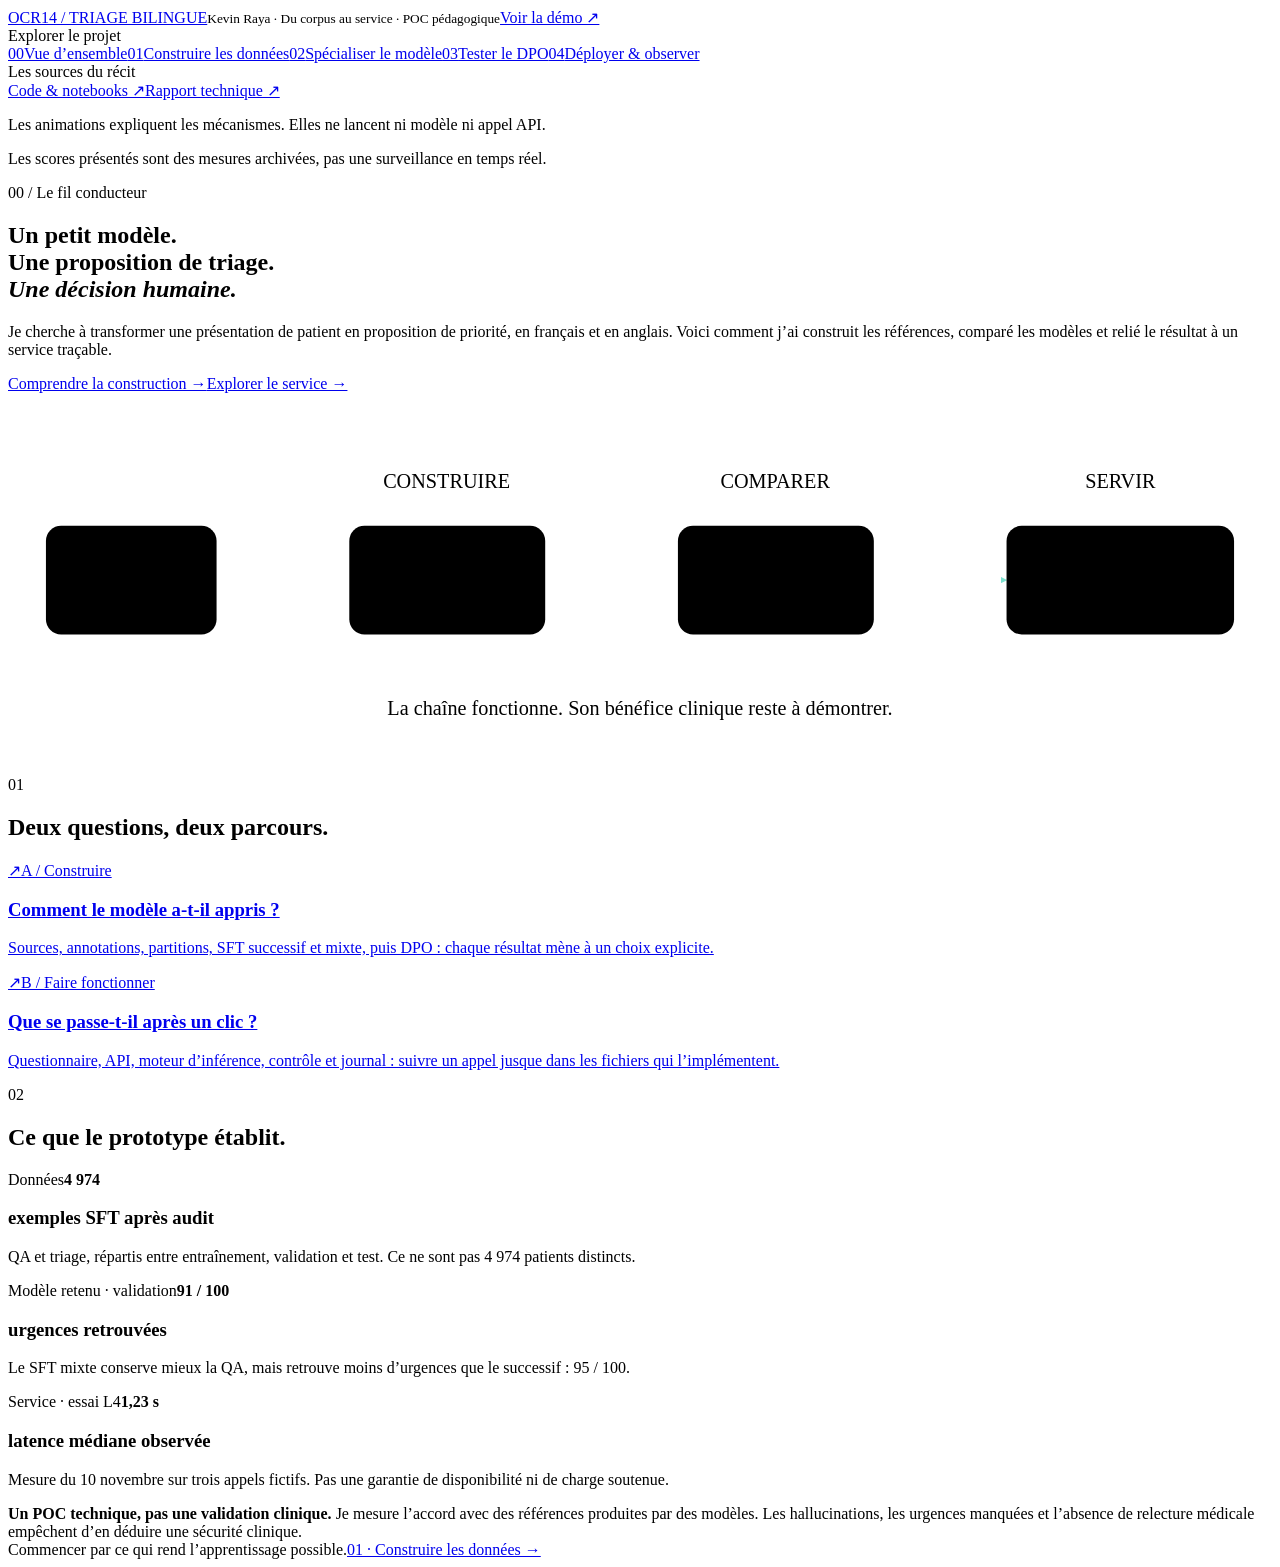
<file: serving/space/support/index.html>
<!doctype html>
<html lang="fr"><head><meta charset="utf-8"><meta name="viewport" content="width=device-width,initial-scale=1"><title>OCR14 — Comprendre le projet</title><style>__STYLE__</style></head>
<body><header class="topbar"><a class="brand" href="#vue"><i></i>OCR14 / TRIAGE BILINGUE</a><small>Kevin Raya · Du corpus au service · POC pédagogique</small><a href="https://huggingface.co/spaces/rayakevin/ocr14-triage-fr-en" target="_blank" rel="noopener noreferrer">Voir la démo ↗</a></header>
<div class="shell"><aside class="sidebar"><div class="overline">Explorer le projet</div><nav aria-label="Chapitres du projet"><a href="#vue"><span>00</span>Vue d’ensemble</a><a href="#donnees"><span>01</span>Construire les données</a><a href="#sft"><span>02</span>Spécialiser le modèle</a><a href="#dpo"><span>03</span>Tester le DPO</a><a href="#service"><span>04</span>Déployer & observer</a></nav><div class="overline">Les sources du récit</div><a class="source-link" href="https://github.com/rayakevin/OCR_PROJET_14" target="_blank" rel="noopener noreferrer">Code & notebooks ↗</a><a class="source-link" href="https://github.com/rayakevin/OCR_PROJET_14/blob/main/reports/rapport_technique_ocr14.md" target="_blank" rel="noopener noreferrer">Rapport technique ↗</a><p>Les animations expliquent les mécanismes. Elles ne lancent ni modèle ni appel API.</p><p>Les scores présentés sont des mesures archivées, pas une surveillance en temps réel.</p></aside>
<main id="main">
<article class="page" id="vue"><header class="page-head"><div class="overline">00 / Le fil conducteur</div><h1>Un petit modèle.<br>Une proposition de triage.<br><em>Une décision humaine.</em></h1><p class="lead">Je cherche à transformer une présentation de patient en proposition de priorité, en français et en anglais. Voici comment j’ai construit les références, comparé les modèles et relié le résultat à un service traçable.</p><div class="actions"><a class="action primary" href="#donnees">Comprendre la construction →</a><a class="action" href="#service">Explorer le service →</a></div></header>
<svg class="hero-art" viewBox="0 0 1000 300" role="img" aria-label="Des sources aux références, puis au modèle spécialisé et au service, avec validation humaine"><defs><marker id="arrow" viewBox="0 0 10 10" refX="9" refY="5" markerWidth="5" markerHeight="5" orient="auto"><path d="M0 0L10 5L0 10Z" fill="#7ce0ce"/></marker></defs><path class="wire on" d="M165 148H270M425 148H530M685 148H790" marker-end="url(#arrow)"/><g text-anchor="middle"><g class="node" transform="translate(30 105)"><rect width="135" height="86" rx="12"/><text x="67" y="35">Sources</text><text class="minor" x="67" y="60">QA · vignettes</text></g><g class="node" transform="translate(270 105)"><rect width="155" height="86" rx="12"/><text x="77" y="35">Références</text><text class="minor" x="77" y="60">Consensus · FR / EN</text></g><g class="node on" transform="translate(530 105)"><rect width="155" height="86" rx="12"/><text x="77" y="35">Qwen + LoRA</text><text class="minor" x="77" y="60">SFT mixte retenu</text></g><g class="node" transform="translate(790 105)"><rect width="180" height="86" rx="12"/><text x="90" y="35">Service</text><text class="minor" x="90" y="60">Proposition à vérifier</text></g><text class="minor" x="347" y="75">CONSTRUIRE</text><text class="minor" x="607" y="75">COMPARER</text><text class="minor" x="880" y="75">SERVIR</text><text class="minor" x="500" y="255">La chaîne fonctionne. Son bénéfice clinique reste à démontrer.</text></g></svg>
<section class="chapter"><div class="section-title"><span>01</span><h2>Deux questions, deux parcours.</h2></div><div class="grid two"><a class="card portal" href="#donnees"><span class="arrow">↗</span><span class="num">A / Construire</span><h3>Comment le modèle a-t-il appris ?</h3><p>Sources, annotations, partitions, SFT successif et mixte, puis DPO : chaque résultat mène à un choix explicite.</p></a><a class="card portal" href="#service"><span class="arrow">↗</span><span class="num">B / Faire fonctionner</span><h3>Que se passe-t-il après un clic ?</h3><p>Questionnaire, API, moteur d’inférence, contrôle et journal : suivre un appel jusque dans les fichiers qui l’implémentent.</p></a></div></section>
<section class="chapter"><div class="section-title"><span>02</span><h2>Ce que le prototype établit.</h2></div><div class="grid"><div class="card"><span class="overline">Données</span><strong class="num">4 974</strong><h3>exemples SFT après audit</h3><p>QA et triage, répartis entre entraînement, validation et test. Ce ne sont pas 4 974 patients distincts.</p></div><div class="card"><span class="overline">Modèle retenu · validation</span><strong class="num">91 / 100</strong><h3>urgences retrouvées</h3><p>Le SFT mixte conserve mieux la QA, mais retrouve moins d’urgences que le successif : 95 / 100.</p></div><div class="card"><span class="overline">Service · essai L4</span><strong class="num">1,23 s</strong><h3>latence médiane observée</h3><p>Mesure du 10 novembre sur trois appels fictifs. Pas une garantie de disponibilité ni de charge soutenue.</p></div></div><div class="callout warn"><strong>Un POC technique, pas une validation clinique.</strong> Je mesure l’accord avec des références produites par des modèles. Les hallucinations, les urgences manquées et l’absence de relecture médicale empêchent d’en déduire une sécurité clinique.</div></section><div class="page-end"><span class="small">Commencer par ce qui rend l’apprentissage possible.</span><a href="#donnees">01 · Construire les données →</a></div></article>

<article class="page" id="donnees" hidden><header class="page-head"><div class="overline">01 / Construire les données</div><h1>Du contenu médical<br>à une <em>cible de triage.</em></h1><p class="lead">Une question médicale n’est pas un exemple de triage. Je dois retrouver un cas exploitable au premier accueil, construire sa référence ESI, puis protéger les partitions d’évaluation.</p></header>
<section class="chapter"><div class="section-title"><span>01</span><h2>Les sources n’ont pas toutes le même rôle.</h2></div><div class="table-wrap"><table><thead><tr><th>Source</th><th>Ce que je récupère</th><th>Ce que j’en fais</th><th>Droits documentés</th></tr></thead><tbody><tr><td>MediQAl · FR</td><td>QCM et vignettes cliniques</td><td>QA + candidats au triage</td><td>CC BY 4.0</td></tr><tr><td>UltraMedical-Preference · EN</td><td>Demandes et réponses préférée / rejetée</td><td>Préférences DPO + candidats au triage</td><td>MIT</td></tr><tr><td>MedQuAD · EN</td><td>Questions et réponses rédigées</td><td>QA ouverte</td><td>À clarifier pour l’usage envisagé</td></tr><tr><td>FrenchMedMCQA · FR</td><td>QCM médicaux</td><td>Exploré, non retenu</td><td>Licence non renseignée lors de l’examen</td></tr></tbody></table></div><p>Aucune de ces sources ne fournit directement la cible ESI utilisée ici. Je ne confonds pas non plus contenu médical public et dossier patient réel.</p></section>
<section class="chapter"><div class="section-title"><span>02</span><h2>Le consensus est une sélection, pas un diagnostic.</h2></div><div class="split"><div class="card"><div class="overline">Du candidat au corpus bilingue</div><div class="funnel-step"><small>Candidats</small><div class="track"><div class="fill" style="width:100%"></div></div><strong>4 007</strong></div><div class="funnel-step"><small>ESI retenus</small><div class="track"><div class="fill" style="width:29.67%"></div></div><strong>1 189</strong></div><div class="funnel-step"><small>Après traduction</small><div class="track"><div class="fill" style="width:59.35%"></div></div><strong>2 378</strong></div><div class="funnel-step"><small>Après audit</small><div class="track"><div class="fill" style="width:58.7%"></div></div><strong>2 352</strong></div><p>700 cas MediQAl + 489 cas UltraMedical. La traduction double les exemples, pas le nombre de situations cliniques.</p></div><div><h3>Trois filtres successifs</h3><div class="flowline"><div>Premier accueil<small>Cas exploitable ?</small></div><span>→</span><div>Priorité<small>Majorité ?</small></div><span>→</span><div>ESI précis<small>Cible SFT ?</small></div></div><p>Je consolide les annotations de Codex et Claude en sessions, et de Mistral par API. Pour UltraMedical, le troisième vote porte sur 1 516 des 2 000 candidats.</p><div class="callout warn">Le consensus limite certains désaccords ; des modèles peuvent néanmoins partager les mêmes erreurs. Les labels restent <strong>silver</strong>, sans relecture clinique indépendante.</div></div></div>
<div class="simulator"><div class="controls"><label>Explorer les règles sur un exemple simplifié<select id="consensus"><option value="exact">Même ESI : 2, 2, 3</option><option value="priorite">Même priorité, sans ESI exact : 1, 2, 3</option><option value="absent">Pas de majorité de priorité : 2, 3, 4</option><option value="exclu">Cas majoritairement non initial</option></select></label></div><div id="consensus-detail" class="detail" aria-live="polite"></div><p class="small">Simulation des règles de sélection, pas annotation d’un cas médical. Les trois premiers scénarios supposent trois cas jugés exploitables et classés.</p></div><details><summary>Pourquoi 754 cas MediQAl « retenus » deviennent-ils 700 cibles ?</summary><p>Sur 2 007 cas, 920 ont une qualification majoritaire exploitable. Parmi eux, 754 ont une priorité majoritaire et 166 restent à revoir. 62 autres n’ont pas de majorité de qualification, et 1 025 sont exclus de la sélection automatique. Parmi les 754, seuls 701 ont aussi un ESI exact majoritaire. La normalisation de la casse fusionne ensuite un doublon : 700 cibles.</p></details></section>
<section class="chapter"><div class="section-title"><span>03</span><h2>Une même structure, deux tâches.</h2></div><div class="grid two"><div class="card"><span class="overline">QA · réponse attendue</span><h3>Répondre à une question</h3><pre>system     Consigne médicale FR ou EN
user       Question / QCM
assistant  Réponse rédigée / choix attendu

Métadonnées : source, langue, tâche, licence</pre></div><div class="card"><span class="overline">Triage · réponse attendue</span><h3>Proposer un classement</h3><pre>system     Même cadre de consigne
user       Présentation clinique
assistant  ESI + priorité + justification
           + orientation + avertissement

Métadonnées : ESI de référence, provenance</pre></div></div><p>Je supervise le contenu du message assistant. Les métadonnées servent aux contrôles et à l’analyse ; elles ne sont pas toutes ajoutées au prompt.</p></section>
<section class="chapter"><div class="section-title"><span>04</span><h2>Séparer avant de comparer.</h2></div><div class="grid two"><div class="card"><h3>QA · 2 622 exemples</h3><div class="segments"><span style="flex:2098">2 098</span><span style="flex:262">262</span><span style="flex:262">262</span></div><p>Entraînement · validation · test</p></div><div class="card"><h3>Triage · 2 352 exemples</h3><div class="segments"><span style="flex:1888">1 888</span><span style="flex:238">238</span><span style="flex:226">226</span></div><p>Entraînement · validation · test</p></div></div><div class="callout"><strong>Un cas et sa traduction restent dans la même partition.</strong> Je retire les recoupements détectés et les cas exposés dans le pilote. Ces contrôles ne prouvent pas l’absence de toute fuite sémantique ou d’exposition au préentraînement.</div><details><summary>Données personnelles et licences : que prouvent les contrôles ?</summary><p>L’audit Presidio de 10 000 messages ne détecte pas de téléphone, courriel ou identifiant professionnel dans les catégories contrôlées. Cela ne constitue pas une preuve d’anonymisation complète. Les droits des sources et la protection des données restent à qualifier avant un usage réel ; les dépôts de données et de modèles du projet restent privés.</p></details></section><div class="page-end"><a href="#vue">← Vue d’ensemble</a><a href="#sft">02 · Spécialiser le modèle →</a></div></article>

<article class="page" id="sft" hidden><header class="page-head"><div class="overline">02 / Spécialiser le modèle</div><h1>Apprendre le triage.<br><em>Sans oublier la QA.</em></h1><p class="lead">Je compare deux démarches avec le même socle Qwen3-1.7B-Base. La question n’est pas seulement de faire baisser une loss : il faut conserver plusieurs capacités et mesurer le coût du compromis.</p></header>
<section class="chapter"><div class="section-title"><span>01</span><h2>Ce qui change dans les poids.</h2></div><div class="split"><div class="card"><span class="overline">Adaptation LoRA</span><strong class="num">≈ 1 %</strong><h3>de paramètres supplémentaires entraînés</h3><p>Je conserve les poids du socle figés et j’apprends des matrices LoRA : 17,4 millions de paramètres, rang 16, alpha 32. L’adaptateur ne fonctionne pas sans le modèle de base.</p><div class="segments"><span style="flex:99;background:var(--raised);color:var(--muted)">Socle figé</span><span style="flex:1;min-width:20px" title="Paramètres LoRA"></span></div></div><div class="card"><span class="overline">Ce qui contribue à la loss SFT</span><div><span class="token">Système</span><span class="token">Utilisateur</span><span class="token learn">Réponse cible</span><span class="token learn">EOS</span></div><p>Seuls les tokens de la réponse assistant et sa fin contribuent à l’apprentissage. Je garde le même format de prompt à l’entraînement et à l’inférence.</p><details><summary>Pourquoi corriger la fin de réponse ?</summary><p>Les premiers essais produisaient des continuations indésirables. J’ai aligné le template sur l’EOS natif et supprimé la troncature silencieuse des cibles. Ces corrections combinées ne permettent pas d’attribuer le gain à une seule modification.</p></details></div></div></section>
<section class="chapter"><div class="section-title"><span>02</span><h2>Deux recettes, un arbitrage.</h2></div><div class="grid two"><div class="card"><span class="overline">A / Successif</span><div class="flowline"><div>Socle</div><span>→</span><div>QA</div><span>→</span><div>Triage</div></div><p>Le même adaptateur poursuit son apprentissage sur le triage. Les QCM chutent : la seconde tâche efface une partie de la première.</p></div><div class="card" style="border-color:var(--accent)"><span class="overline">B / Mixte · retenu</span><div class="flowline"><div>Socle</div><span>→</span><div>QA + triage<small>Nouveau LoRA</small></div></div><p>Je mélange les 3 986 exemples d’entraînement. Le troisième checkpoint conserve mieux les deux tâches, sans maximiser le rappel urgent.</p></div></div>
<div class="simulator" style="margin-top:24px"><div class="controls"><label>Comparaison<select id="group"><option value="choix">Successif et mixte retenu</option><option value="mixte">SFT mixte · époques 1 à 3</option><option value="poursuite">Poursuite · époques 4 à 10</option></select></label><label>Métrique<select id="metric"><option value="rappel_maximale">Urgences retrouvées ↑</option><option value="macro_f1_priorite">Macro-F1 priorité ↑</option><option value="accuracy_qcm">QCM corrects ↑</option><option value="accuracy_esi">ESI exact ↑</option><option value="taux_sur_triage">Sur-triage ↓</option><option value="f1_lexical">F1 lexical QA ↑</option><option value="coherence_bilingue">Cohérence FR / EN ↑</option></select></label></div><div id="bars" class="bars" aria-live="polite"></div><div id="interpretation" class="callout"></div><details><summary>Voir toutes les mesures et leur provenance</summary><div id="scores" class="table-wrap"></div><div id="score-sources" class="small"></div></details><p class="small">Même validation v3 : 262 QA et 238 exemples de triage, dont 100 urgents. Les 119 paires FR/EN sont corrélées.</p></div></section>
<section class="chapter"><div class="section-title"><span>03</span><h2>Un checkpoint n’est pas un nouvel entraînement.</h2></div><div class="flowline"><div>250 pas<small>Époque 1 · 76/100 urgents</small></div><span>→</span><div>500 pas<small>Époque 2 · 85/100</small></div><span>→</span><div style="border:1px solid var(--accent)">750 pas<small>Époque 3 · 91/100 · retenu</small></div></div><p>Un lot effectif de 16 exemples et 3 986 entrées donnent environ 250 mises à jour par époque. Je sauvegarde et évalue les checkpoints pour choisir la version, sans confondre l’entraînement avec les runs d’évaluation.</p><details><summary>Pourquoi ne pas garder dix époques ?</summary><p>Je prolonge à partir des poids de l’époque 3 avec un taux maximal réduit à 2×10⁻⁵, un nouvel optimiseur et un nouveau calendrier. L’époque 5 améliore la macro-F1 mais retrouve 86 urgences sur 100 ; aucun checkpoint ne domine tous les critères. Ce n’est pas une preuve que toute poursuite serait inutile.</p></details></section>
<section class="chapter"><div class="section-title"><span>04</span><h2>La loss guide l’apprentissage, pas la décision seule.</h2></div><div class="simulator"><label>Courbe MLflow archivée<select id="curve"></select></label><svg id="loss-chart" class="diagram" viewBox="0 0 900 260" role="img" aria-label="Courbe de loss archivée"></svg><p id="curve-info" class="small"></p></div><div class="callout warn"><strong>Le test indépendant final porte sur le SFT successif.</strong> Il retrouve 88 urgences sur 98 et obtient 0,7858 de macro-F1 priorité. Le mixte déployé a été choisi sur validation : je ne lui attribue pas le score du successif. Il nécessite une nouvelle évaluation indépendante.</div></section><div class="page-end"><a href="#donnees">← Données</a><a href="#dpo">03 · Tester le DPO →</a></div></article>

<article class="page" id="dpo" hidden><header class="page-head"><div class="overline">03 / Aligner par préférences</div><h1>Une loss qui baisse.<br><em>Une version que je refuse.</em></h1><p class="lead">Le DPO apprend à favoriser une réponse par rapport à une autre. Je teste d’abord des préférences générales, puis des paires construites sur les erreurs ESI du modèle. L’évaluation tranche, même si le résultat est négatif.</p></header>
<section class="chapter"><div class="section-title"><span>01</span><h2>Une question, deux réponses concurrentes.</h2></div><div class="card"><span class="overline">Schéma de paire ciblée · exemple de format, pas cas clinique</span><h3>Un même cas du jeu d’entraînement</h3><div class="comparison"><div class="card chosen"><span class="overline">Chosen · référence</span><strong>ESI 2</strong><p>Réponse de référence à favoriser.</p></div><div class="card rejected"><span class="overline">Rejected · sortie erronée</span><strong>ESI 3</strong><p>Réponse du modèle à défavoriser.</p></div></div><p>Le modèle de référence reste figé. « Préférée » ne signifie pas « validée médicalement » : la cible reste issue du corpus silver.</p></div></section>
<section class="chapter"><div class="section-title"><span>02</span><h2>Du général aux erreurs de triage.</h2></div><div class="grid two"><div class="card"><span class="overline">Essai 1 / Préférences générales</span><h3>256 paires · 32 pas</h3><p>Le pilote UltraMedical baisse sa loss, mais conserve les cinq sous-triages critiques du SFT successif. Le gain de triage attendu n’est pas observé.</p></div><div class="card"><span class="overline">Essai 2 / Erreurs du mixte</span><h3>355 paires + 85 de contrôle</h3><p>Je génère sur les 1 888 exemples du train, puis compare chaque sortie à sa référence. La validation d’évaluation ne sert pas à fabriquer les paires.</p></div></div><div class="card" style="margin-top:20px"><h3>Les paires ciblées sont déséquilibrées</h3><div class="segments"><span style="flex:234">234</span><span style="flex:72">72</span><span style="flex:49">49</span></div><p>234 corrections de sur-triage · 72 sous-triages critiques · 49 autres erreurs. Cette répartition est une piste d’explication du résultat, pas une causalité isolée.</p></div></section>
<section class="chapter"><div class="section-title"><span>03</span><h2>Moins de sur-triage, plus d’urgences manquées.</h2></div><div class="simulator"><label>Lire une mesure<select id="dpo-metric"><option value="rappel_maximale">Urgences retrouvées ↑</option><option value="macro_f1_priorite">Macro-F1 priorité ↑</option><option value="taux_sur_triage">Sur-triage ↓</option><option value="accuracy_qcm">QCM corrects ↑</option></select></label><div id="dpo-bars" class="bars" aria-live="polite"></div><p class="small">Référence mixte réévaluée dans la même session ; comparaison sur validation. Les légers écarts avec le run initial ne sont pas un nouvel entraînement.</p></div><div class="decision"><b>Version non retenue</b><p>91 → 87 → 83 urgences retrouvées sur 100. Le gain sur le sur-triage ne compense pas cette perte.</p></div><details><summary>Quelle règle d’acceptation ?</summary><p>Je demande une hausse du rappel urgent, avec au maximum un point de perte de macro-F1 et deux points de hausse du sur-triage. Le candidat ne satisfait pas ce cadre. Cela rejette cet essai, pas le DPO comme méthode générale.</p></details></section><div class="page-end"><a href="#sft">← SFT et résultats</a><a href="#service">04 · Déployer le modèle retenu →</a></div></article>
<article class="page" id="service" hidden><header class="page-head"><div class="overline">04 · Service et déploiement</div><h1>Du modèle à un service observable.</h1><p class="lead">Je sépare la collecte, l’inférence et les contrôles. Deux interfaces utilisent le même adaptateur, avec des moteurs et des modes d’exploitation différents.</p></header>
<section class="chapter"><div class="grid two"><div class="card"><span class="pill">Démonstration publique</span><h2>Space · GPU à la demande</h2><p>Gradio → questionnaire → Transformers + PEFT → réponse.</p><p>ZeroGPU attribue temporairement un GPU à l’appel. La session conserve son parcours et permet d’exporter une trace JSON. Ce n’est pas le serveur vLLM.</p></div><div class="card"><span class="pill">API temporaire sur Colab</span><h2>FastAPI · vLLM sur L4</h2><p>HTTPS → FastAPI → vLLM + LoRA → contrôle → SQLite.</p><p>Le modèle reste chargé pendant la démonstration. Le notebook 06 lance le service et son tunnel, puis sauvegarde les traces et arrête les processus.</p></div></div></section>
<section class="chapter"><div class="overline">Explorer le fonctionnement</div><h2>Suivre une requête, étape par étape</h2><p>Simulation pédagogique locale : les exemples ci-dessous ne contactent aucun modèle.</p><div class="simulator"><div class="controls"><label>Scénario <select id="scenario"><option value="ok">Consultation complète</option><option value="missing">Informations manquantes</option><option value="auth">Clé d’accès absente</option><option value="invalid">Requête mal formée</option><option value="review">Réponse incohérente</option><option value="down">Moteur indisponible</option></select></label><button id="prev" type="button">← Précédent</button><button id="next" type="button">Suivant →</button></div><div class="diagram-wrap"><svg id="request-map" viewBox="0 0 960 200" role="img" aria-label="Parcours API, de la demande au journal"><path class="wire" d="M140 75H190M330 75H380M520 75H570M710 75H760M830 110V155H260V110" fill="none" stroke="currentColor"/><g class="node" data-node="client"><rect x="0" y="40" width="140" height="70" rx="12"/><text x="70" y="80" text-anchor="middle">Demande</text></g><g class="node" data-node="api"><rect x="190" y="40" width="140" height="70" rx="12"/><text x="260" y="80" text-anchor="middle">FastAPI</text></g><g class="node" data-node="prompt"><rect x="380" y="40" width="140" height="70" rx="12"/><text x="450" y="80" text-anchor="middle">Prompt</text></g><g class="node" data-node="model"><rect x="570" y="40" width="140" height="70" rx="12"/><text x="640" y="80" text-anchor="middle">vLLM + LoRA</text></g><g class="node" data-node="check"><rect x="760" y="40" width="180" height="70" rx="12"/><text x="850" y="80" text-anchor="middle">Contrôle de sortie</text></g><text x="550" y="183" text-anchor="middle" fill="currentColor">SQLite · interaction + événements HTTP</text></svg></div><div id="steps" class="step-list"></div><div id="step-detail" class="detail" aria-live="polite"></div></div><p class="muted">Le questionnaire est déterministe. Les contrôles de format et de cohérence ne constituent pas une validation médicale.</p></section>
<section class="chapter"><h2>Quatre traces, quatre usages</h2><div class="grid two"><div class="card"><h3>MLflow · comprendre les essais</h3><p>Paramètres, loss, métriques et identité des runs. Il documente l’apprentissage et les évaluations ; il ne journalise pas automatiquement les consultations.</p><code>training/ · data/evaluation/</code></div><div class="card"><h3>SQLite · retrouver une interaction API</h3><p>Identifiant, demande, résultat, version du modèle et statut. La fin de l’interaction est enregistrée avant le retour de la réponse.</p><code>serving/audit.py · interactions</code></div><div class="card"><h3>HTTP · diagnostiquer le service</h3><p>Identifiant de requête, route, statut, durée et type d’erreur. Le header X-Request-ID relie la réponse aux événements techniques, sans recopier la plainte dans ces événements.</p><code>evenements_http · api_debut / api_fin</code></div><div class="card"><h3>Space · exporter la démonstration</h3><p>Historique de session et export JSON. Les sessions sont isolées ; ce parcours ne partage pas le journal SQLite de l’API.</p><code>serving/space/interface.py</code></div></div><div class="callout warn">Le journal local n’est pas une infrastructure de santé sécurisée : le prototype utilise des cas fictifs. Chiffrement, accès, conservation et cadre de conformité restent à mettre en place pour des données de patients.</div></section>
<section class="chapter"><h2>Vérifier le service à plusieurs niveaux</h2><div class="table-wrap"><table><thead><tr><th>Point de contrôle</th><th>Ce qu’il établit</th><th>Ce qu’il n’établit pas</th></tr></thead><tbody><tr><td><code>GET /healthz</code></td><td>L’API répond</td><td>Le moteur fonctionne</td></tr><tr><td><code>GET /readyz</code></td><td>Le modèle attendu est annoncé par le moteur</td><td>Une génération réussit</td></tr><tr><td><code>POST /v1/consultations</code></td><td>Le parcours complet répond</td><td>La justesse médicale</td></tr><tr><td><code>GET /v1/interactions/{id}</code></td><td>La trace est consultable avec authentification</td><td>La conformité pour un usage clinique</td></tr></tbody></table></div><div class="grid two"><div class="card"><h3>Tests automatisés</h3><p>Je vérifie l’extraction des ESI, le calcul des métriques, le questionnaire sans appel GPU prématuré, l’authentification, l’audit, les erreurs et l’isolation des sessions.</p><a href="https://github.com/rayakevin/OCR_PROJET_14/tree/main/tests" target="_blank" rel="noopener noreferrer">Lire les tests →</a></div><div class="card"><h3>Mesures réelles · 10 novembre</h3><p><strong>1,229 s</strong> de latence médiane sur les trois cas de l’essai L4. Huit requêtes simultanées en <strong>1,537 s</strong>, soit <strong>5,21 requêtes/s</strong>.</p><p>Ce petit essai confirme le fonctionnement ; ce n’est ni un test de charge prolongé ni un engagement de disponibilité.</p></div></div></section>
<section class="chapter"><div class="overline">Livrer sans confondre les environnements</div><h2>La CI vérifie. La CD publie le Space.</h2><div class="flowline"><div>Push / PR<br><small>GitHub</small></div><span>→</span><div>Pytest<br><small>52 tests</small></div><span>→</span><div>Docker build<br><small>image API</small></div><span>→</span><div>Publication Space<br><small>main uniquement</small></div></div><p>Le job de publication dépend des vérifications. Sur une pull request, il ne déploie pas. Sur main, il publie les fichiers et contrôle le Space, puis conserve une preuve d’exécution.</p><div class="callout">Le serveur vLLM sur Colab démarre séparément avec le notebook 06. Construire l’image Docker en CI ne signifie pas qu’une API GPU est déployée automatiquement.</div><a href="https://github.com/rayakevin/OCR_PROJET_14/blob/main/.github/workflows/poc.yml" target="_blank" rel="noopener noreferrer">Voir le pipeline GitHub Actions →</a></section>
<section class="chapter"><h2>Retrouver chaque responsabilité dans le code</h2><div class="grid two"><div class="card"><h3>Construire et comparer</h3><p><code>notebooks/</code> — parcours explicatif et lanceur Colab<br><code>training/</code> — format des messages et entraînement<br><code>evaluation/</code> — générations, extraction et métriques</p></div><div class="card"><h3>Servir et observer</h3><p><code>serving/api.py</code> — routes et orchestration<br><code>serving/backend.py</code> — appel vLLM<br><code>serving/audit.py</code> — traces persistantes<br><code>serving/space/</code> — interface et publication</p></div></div><h2>La suite commence par la référence clinique.</h2><p>Je dois d’abord faire relire les cas et les erreurs par des soignants, puis évaluer le candidat retenu sur une référence indépendante. Le passage à un service durable demande ensuite des tests sous charge et une infrastructure adaptée aux données de santé.</p></section><div class="page-end"><a href="#dpo">← Comprendre le DPO</a><a href="#vue">Revenir à la vue d’ensemble ↑</a></div></article>
</main></div><script type="application/json" id="results">__RESULTATS__</script><script>__SCRIPT__</script></body></html>
</file>
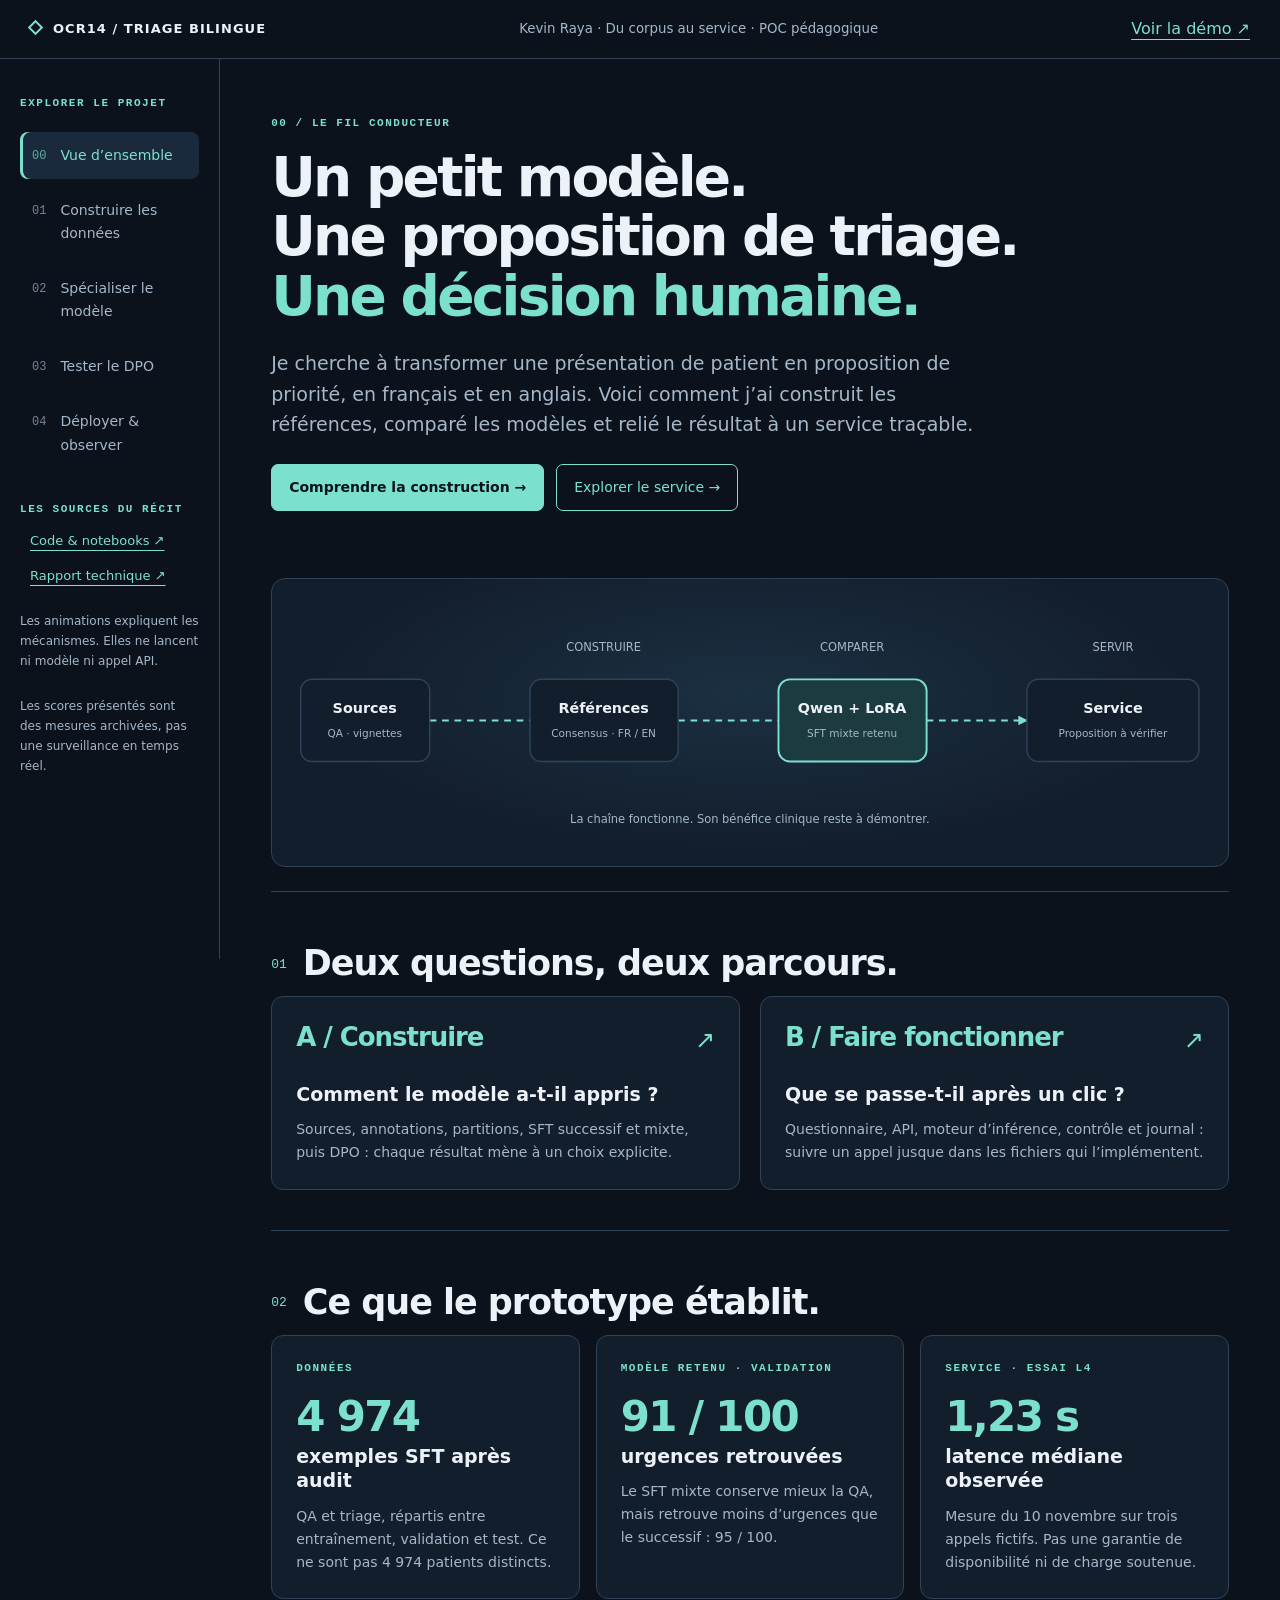
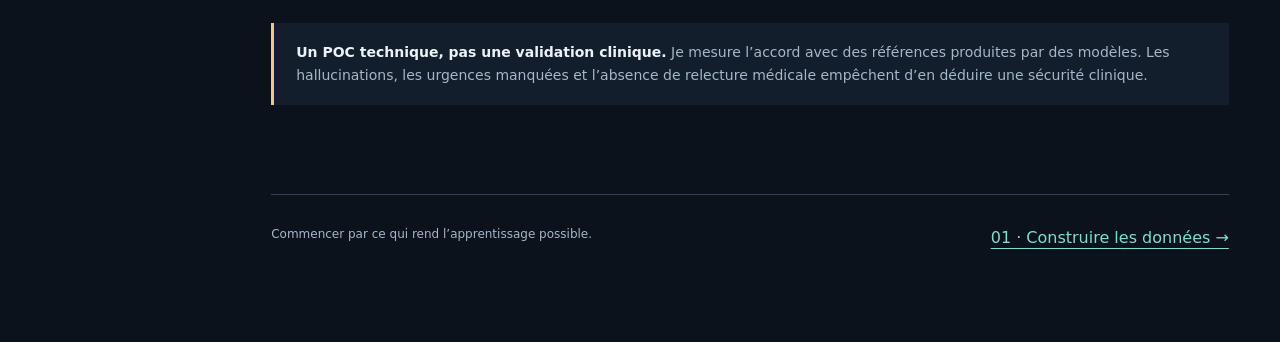
<file: output/Page_explicative_projet.html>
<!doctype html>
<html lang="fr"><head><meta charset="utf-8"><meta name="viewport" content="width=device-width,initial-scale=1"><title>OCR14 — Comprendre le projet</title><style>:root{color-scheme:dark;--bg:#0b121b;--surface:#131e2c;--raised:#1a293b;--line:#304257;--ink:#ecf2f8;--muted:#a5b7ca;--accent:#7ce0ce;--blue:#9bbcff;--amber:#f3c781;--red:#ff9c9c;--violet:#c6afff}*{box-sizing:border-box}html{scroll-behavior:smooth}body{margin:0;background:var(--bg);color:var(--ink);font:16px/1.65 system-ui,sans-serif}button,select{font:inherit;color:inherit}a{color:var(--accent);text-underline-offset:5px}button,a,select{touch-action:manipulation}button{cursor:pointer}button:disabled{opacity:.4;cursor:default}:focus-visible{outline:3px solid var(--amber);outline-offset:4px}[hidden]{display:none!important}.topbar{border-bottom:1px solid var(--line);padding:16px 30px;display:flex;justify-content:space-between;gap:16px;align-items:center}.brand{font-size:13px;letter-spacing:.08em;font-weight:700;color:var(--ink);text-decoration:none}.brand i{display:inline-block;width:11px;height:11px;border:2px solid var(--accent);transform:rotate(45deg);margin-right:12px}.topbar small{color:var(--muted)}.shell{display:grid;grid-template-columns:220px minmax(0,1fr);max-width:1520px;margin:auto}.sidebar{padding:36px 20px;position:sticky;top:0;height:100vh;border-right:1px solid var(--line)}.overline{font:600 11px/1.5 ui-monospace,monospace;letter-spacing:.14em;text-transform:uppercase;color:var(--accent)}.sidebar nav{display:grid;gap:8px;margin:20px 0 32px}.sidebar nav a{display:flex;gap:14px;padding:12px;border-radius:8px;text-decoration:none;color:var(--muted);font-size:14px}.sidebar nav a span{font:12px ui-monospace,monospace;opacity:.7;padding-top:5px}.sidebar nav a[aria-current=page]{background:var(--raised);color:var(--accent);box-shadow:inset 3px 0 var(--accent)}.sidebar p{font-size:12px;color:var(--muted);margin-top:26px}.sidebar .source-link{font-size:13px;display:block;margin:13px 10px}main{padding:44px clamp(20px,4vw,64px) 60px;min-width:0}.page{max-width:1100px;margin:auto}.page-head{padding:12px 0 32px}.page-head h1{font-size:clamp(35px,4.3vw,64px);line-height:1.08;letter-spacing:-.05em;max-width:850px;margin:16px 0 22px;font-weight:650}.page-head h1 em{font-style:normal;color:var(--accent)}.lead{font-size:19px;max-width:730px;color:var(--muted);line-height:1.6}.chapter{padding:40px 0;border-top:1px solid var(--line);scroll-margin-top:24px}.chapter h2{font-size:clamp(25px,2.8vw,35px);line-height:1.2;letter-spacing:-.03em;margin:10px 0 12px}.chapter>p{color:var(--muted);max-width:820px}.section-title{display:flex;align-items:center;gap:16px}.section-title span{color:var(--accent);font:13px ui-monospace,monospace}h3{font-size:19px;line-height:1.3;margin:0 0 12px}p{margin:8px 0 18px}.grid{display:grid;grid-template-columns:repeat(3,minmax(0,1fr));gap:16px}.grid.two,.split{display:grid;grid-template-columns:1fr 1fr;gap:20px}.card{padding:24px;border:1px solid var(--line);border-radius:12px;background:var(--surface);min-width:0}.card p{color:var(--muted);font-size:14px}.card p:last-child{margin-bottom:0}.card .overline{display:block;margin-bottom:15px}.num{display:block;font-size:42px;letter-spacing:-.04em;line-height:1.25;color:var(--accent);font-weight:600}.pill{display:inline-block;padding:4px 9px;border:1px solid var(--line);border-radius:5px;font:11px ui-monospace,monospace;color:var(--muted)}.pill.warn{border-color:#705339;color:var(--amber)}.callout{padding:18px 22px;border-left:3px solid var(--accent);background:var(--surface);margin:24px 0;color:var(--muted);font-size:14px}.callout strong{color:var(--ink)}.callout.warn{border-color:var(--amber)}.callout.bad{border-color:var(--red)}.action{display:inline-block;border:1px solid var(--accent);padding:11px 17px;border-radius:7px;text-decoration:none;font-size:14px}.action.primary{background:var(--accent);color:var(--bg);font-weight:650}.actions{display:flex;gap:12px;flex-wrap:wrap;margin:25px 0}.portal{display:block;position:relative;text-decoration:none;color:var(--ink);transition:transform .18s,border-color .18s}.portal:hover{transform:translateY(-4px);border-color:var(--accent)}.portal .arrow{float:right;color:var(--accent);font-size:24px}.portal .num{font-size:26px;margin-bottom:28px}.hero-art{width:100%;height:auto;display:block;margin:10px 0 24px;border:1px solid var(--line);border-radius:14px;background:radial-gradient(ellipse at 50% 40%,#1b3042,transparent 65%),var(--surface)}svg text{font-family:system-ui,sans-serif;fill:var(--ink)}svg .minor{fill:var(--muted);font-size:12px}svg .wire{stroke:var(--line);stroke-width:2;fill:none}svg .wire.on{stroke:var(--accent);stroke-dasharray:7 6;animation:flow 1s linear infinite}svg .node rect{fill:var(--surface);stroke:var(--line);stroke-width:1.5}svg .node.on rect{fill:#1c3b40;stroke:var(--accent);stroke-width:2}svg .node text{font-size:15px;font-weight:600}svg .node .minor{font-size:11px;font-weight:400}.diagram{width:100%;display:block;height:auto}.diagram-wrap{overflow-x:auto}.diagram-wrap svg{min-width:650px}.simulator{border:1px solid var(--line);border-radius:14px;padding:24px;background:var(--surface)}.controls{display:flex;align-items:end;gap:12px;flex-wrap:wrap;margin-bottom:24px}label{font-size:13px;color:var(--muted)}select{display:block;background:var(--bg);border:1px solid var(--line);padding:10px;border-radius:7px;max-width:100%;margin-top:6px}button{border:1px solid var(--line);background:var(--raised);border-radius:7px;padding:10px 16px}button:hover:not(:disabled){border-color:var(--accent)}.step-list{display:flex;gap:7px;flex-wrap:wrap;margin:20px 0}.step-list button{font-size:12px;padding:8px 11px}.step-list button[aria-pressed=true]{border-color:var(--accent);color:var(--accent);background:#1b383c}.detail{padding:24px;background:var(--bg);border:1px solid var(--line);border-radius:9px;min-height:195px}.detail .meta{color:var(--accent);font:12px ui-monospace,monospace;margin-bottom:14px}.detail p{color:var(--muted);font-size:15px}.detail .io{display:grid;grid-template-columns:1fr 1fr;gap:16px;border-top:1px solid var(--line);padding-top:16px}.io small{display:block;color:var(--muted);font-size:11px;text-transform:uppercase;letter-spacing:.1em}.detail code{color:var(--blue)}code{font:12px/1.65 ui-monospace,monospace;overflow-wrap:anywhere}pre{white-space:pre-wrap;overflow-wrap:anywhere;padding:20px;background:var(--bg);border:1px solid var(--line);border-radius:8px;color:var(--blue);font:12px/1.7 ui-monospace,monospace}details{border-top:1px solid var(--line);padding:15px 0}summary{cursor:pointer;color:var(--ink);font-size:14px}details p{font-size:14px;color:var(--muted);margin-top:14px}.small{font-size:12px!important;color:var(--muted)}.table-wrap{overflow:auto}table{border-collapse:collapse;width:100%;font-size:13px;text-align:left}th,td{padding:12px;border-bottom:1px solid var(--line);vertical-align:top}th{color:var(--accent);font-weight:500}td{font-variant-numeric:tabular-nums}.bars{display:grid;gap:18px;margin:20px 0}.bar-row{display:grid;grid-template-columns:200px 1fr 65px;gap:14px;align-items:center;font-size:13px}.track{height:14px;background:#263548;border-radius:3px;overflow:hidden}.fill{height:100%;background:var(--accent);border-radius:3px}.bar-row:nth-child(2) .fill{background:var(--blue)}.bar-row:nth-child(3) .fill{background:var(--violet)}.bar-row b{text-align:right}.flowline{display:flex;gap:12px;align-items:center;margin:24px 0}.flowline>div{flex:1;padding:20px;background:var(--raised);border-radius:8px;text-align:center}.flowline>span{color:var(--accent)}.flowline small{display:block;color:var(--muted);font-size:12px}.segments{display:flex;gap:3px;height:48px;margin:14px 0}.segments span{display:grid;place-items:center;color:var(--bg);background:var(--accent);font:600 13px ui-monospace,monospace}.segments span:nth-child(2){background:var(--blue)}.segments span:nth-child(3){background:var(--violet)}.token{display:inline-block;padding:10px 14px;border:1px solid var(--line);border-radius:6px;margin:5px 3px;background:var(--raised);color:var(--muted)}.token.learn{border-color:var(--accent);color:var(--accent);background:#163333}.decision{display:flex;gap:20px;align-items:center;padding:24px;border:1px solid #714c50;border-radius:10px;background:#261e28;margin-top:24px}.decision b{color:var(--red);font-size:22px}.decision p{margin:0;color:var(--muted);font-size:14px}.page-end{display:flex;justify-content:space-between;gap:20px;padding:30px 0;border-top:1px solid var(--line);margin-top:25px}.repo{display:grid;gap:0}.repo>a{display:grid;grid-template-columns:220px 1fr;text-decoration:none;color:var(--muted);padding:13px 0;border-bottom:1px solid var(--line);font-size:14px;gap:18px}.repo code{color:var(--accent)}.trace-tabs{display:flex;gap:8px;flex-wrap:wrap;margin-bottom:16px}.trace-tabs button[aria-pressed=true]{color:var(--accent);border-color:var(--accent)}footer{font-size:12px;color:var(--muted);padding-top:24px}.funnel-step{display:grid;grid-template-columns:130px 1fr 100px;gap:16px;align-items:center;margin:18px 0}.funnel-step .track{height:38px}.funnel-step strong{font-size:20px}.funnel-step small{font-size:12px;color:var(--muted)}.comparison{display:grid;grid-template-columns:1fr 1fr;gap:16px}.comparison .chosen{border-color:var(--accent)}.comparison .rejected{border-color:var(--red)}.comparison .rejected .overline{color:var(--red)}@keyframes flow{to{stroke-dashoffset:-26}}@media(max-width:1000px){.shell{grid-template-columns:180px 1fr}.sidebar{padding:25px 12px}main{padding:30px 24px}.grid{grid-template-columns:1fr 1fr}.bar-row{grid-template-columns:150px 1fr 60px}.repo>a{grid-template-columns:1fr}}@media(max-width:720px){.shell{display:block}.sidebar{position:static;height:auto;border-right:0;border-bottom:1px solid var(--line);padding:14px 16px}.sidebar>.overline,.sidebar>p,.sidebar>.source-link{display:none}.sidebar nav{display:flex;flex-wrap:wrap;margin:0;gap:4px}.sidebar nav a{padding:8px;font-size:12px}.sidebar nav a span{display:none}.topbar{padding:14px 20px}.topbar small{display:none}main{padding:22px 18px}.grid,.grid.two,.split,.comparison{grid-template-columns:1fr}.page-head h1{font-size:39px}.lead{font-size:17px}.simulator{padding:16px}.bar-row{grid-template-columns:1fr 60px;gap:8px}.bar-row .track{grid-row:2;grid-column:1/3}.detail .io{grid-template-columns:1fr}.flowline{flex-direction:column;align-items:stretch}.flowline>span{align-self:center;transform:rotate(90deg)}.funnel-step{grid-template-columns:90px 1fr 65px;gap:8px}.funnel-step strong{font-size:16px}.decision{display:block}.page-end{flex-wrap:wrap}}@media(prefers-reduced-motion:reduce){*{animation:none!important;scroll-behavior:auto!important;transition:none!important}}@media print{body{background:white;color:black}.topbar,.sidebar,.controls,.page-end,footer{display:none}.shell{display:block}main{padding:0}.page[hidden]{display:block!important;break-before:page}.card,.simulator,.detail{background:white;color:black;border-color:#aaa}p,.lead,.small{color:#333!important}svg text{fill:black}}
</style></head>
<body><header class="topbar"><a class="brand" href="#vue"><i></i>OCR14 / TRIAGE BILINGUE</a><small>Kevin Raya · Du corpus au service · POC pédagogique</small><a href="https://huggingface.co/spaces/rayakevin/ocr14-triage-fr-en" target="_blank" rel="noopener noreferrer">Voir la démo ↗</a></header>
<div class="shell"><aside class="sidebar"><div class="overline">Explorer le projet</div><nav aria-label="Chapitres du projet"><a href="#vue"><span>00</span>Vue d’ensemble</a><a href="#donnees"><span>01</span>Construire les données</a><a href="#sft"><span>02</span>Spécialiser le modèle</a><a href="#dpo"><span>03</span>Tester le DPO</a><a href="#service"><span>04</span>Déployer & observer</a></nav><div class="overline">Les sources du récit</div><a class="source-link" href="https://github.com/rayakevin/OCR_PROJET_14" target="_blank" rel="noopener noreferrer">Code & notebooks ↗</a><a class="source-link" href="https://github.com/rayakevin/OCR_PROJET_14/blob/main/reports/rapport_technique_ocr14.md" target="_blank" rel="noopener noreferrer">Rapport technique ↗</a><p>Les animations expliquent les mécanismes. Elles ne lancent ni modèle ni appel API.</p><p>Les scores présentés sont des mesures archivées, pas une surveillance en temps réel.</p></aside>
<main id="main">
<article class="page" id="vue"><header class="page-head"><div class="overline">00 / Le fil conducteur</div><h1>Un petit modèle.<br>Une proposition de triage.<br><em>Une décision humaine.</em></h1><p class="lead">Je cherche à transformer une présentation de patient en proposition de priorité, en français et en anglais. Voici comment j’ai construit les références, comparé les modèles et relié le résultat à un service traçable.</p><div class="actions"><a class="action primary" href="#donnees">Comprendre la construction →</a><a class="action" href="#service">Explorer le service →</a></div></header>
<svg class="hero-art" viewBox="0 0 1000 300" role="img" aria-label="Des sources aux références, puis au modèle spécialisé et au service, avec validation humaine"><defs><marker id="arrow" viewBox="0 0 10 10" refX="9" refY="5" markerWidth="5" markerHeight="5" orient="auto"><path d="M0 0L10 5L0 10Z" fill="#7ce0ce"/></marker></defs><path class="wire on" d="M165 148H270M425 148H530M685 148H790" marker-end="url(#arrow)"/><g text-anchor="middle"><g class="node" transform="translate(30 105)"><rect width="135" height="86" rx="12"/><text x="67" y="35">Sources</text><text class="minor" x="67" y="60">QA · vignettes</text></g><g class="node" transform="translate(270 105)"><rect width="155" height="86" rx="12"/><text x="77" y="35">Références</text><text class="minor" x="77" y="60">Consensus · FR / EN</text></g><g class="node on" transform="translate(530 105)"><rect width="155" height="86" rx="12"/><text x="77" y="35">Qwen + LoRA</text><text class="minor" x="77" y="60">SFT mixte retenu</text></g><g class="node" transform="translate(790 105)"><rect width="180" height="86" rx="12"/><text x="90" y="35">Service</text><text class="minor" x="90" y="60">Proposition à vérifier</text></g><text class="minor" x="347" y="75">CONSTRUIRE</text><text class="minor" x="607" y="75">COMPARER</text><text class="minor" x="880" y="75">SERVIR</text><text class="minor" x="500" y="255">La chaîne fonctionne. Son bénéfice clinique reste à démontrer.</text></g></svg>
<section class="chapter"><div class="section-title"><span>01</span><h2>Deux questions, deux parcours.</h2></div><div class="grid two"><a class="card portal" href="#donnees"><span class="arrow">↗</span><span class="num">A / Construire</span><h3>Comment le modèle a-t-il appris ?</h3><p>Sources, annotations, partitions, SFT successif et mixte, puis DPO : chaque résultat mène à un choix explicite.</p></a><a class="card portal" href="#service"><span class="arrow">↗</span><span class="num">B / Faire fonctionner</span><h3>Que se passe-t-il après un clic ?</h3><p>Questionnaire, API, moteur d’inférence, contrôle et journal : suivre un appel jusque dans les fichiers qui l’implémentent.</p></a></div></section>
<section class="chapter"><div class="section-title"><span>02</span><h2>Ce que le prototype établit.</h2></div><div class="grid"><div class="card"><span class="overline">Données</span><strong class="num">4 974</strong><h3>exemples SFT après audit</h3><p>QA et triage, répartis entre entraînement, validation et test. Ce ne sont pas 4 974 patients distincts.</p></div><div class="card"><span class="overline">Modèle retenu · validation</span><strong class="num">91 / 100</strong><h3>urgences retrouvées</h3><p>Le SFT mixte conserve mieux la QA, mais retrouve moins d’urgences que le successif : 95 / 100.</p></div><div class="card"><span class="overline">Service · essai L4</span><strong class="num">1,23 s</strong><h3>latence médiane observée</h3><p>Mesure du 10 novembre sur trois appels fictifs. Pas une garantie de disponibilité ni de charge soutenue.</p></div></div><div class="callout warn"><strong>Un POC technique, pas une validation clinique.</strong> Je mesure l’accord avec des références produites par des modèles. Les hallucinations, les urgences manquées et l’absence de relecture médicale empêchent d’en déduire une sécurité clinique.</div></section><div class="page-end"><span class="small">Commencer par ce qui rend l’apprentissage possible.</span><a href="#donnees">01 · Construire les données →</a></div></article>

<article class="page" id="donnees" hidden><header class="page-head"><div class="overline">01 / Construire les données</div><h1>Du contenu médical<br>à une <em>cible de triage.</em></h1><p class="lead">Une question médicale n’est pas un exemple de triage. Je dois retrouver un cas exploitable au premier accueil, construire sa référence ESI, puis protéger les partitions d’évaluation.</p></header>
<section class="chapter"><div class="section-title"><span>01</span><h2>Les sources n’ont pas toutes le même rôle.</h2></div><div class="table-wrap"><table><thead><tr><th>Source</th><th>Ce que je récupère</th><th>Ce que j’en fais</th><th>Droits documentés</th></tr></thead><tbody><tr><td>MediQAl · FR</td><td>QCM et vignettes cliniques</td><td>QA + candidats au triage</td><td>CC BY 4.0</td></tr><tr><td>UltraMedical-Preference · EN</td><td>Demandes et réponses préférée / rejetée</td><td>Préférences DPO + candidats au triage</td><td>MIT</td></tr><tr><td>MedQuAD · EN</td><td>Questions et réponses rédigées</td><td>QA ouverte</td><td>À clarifier pour l’usage envisagé</td></tr><tr><td>FrenchMedMCQA · FR</td><td>QCM médicaux</td><td>Exploré, non retenu</td><td>Licence non renseignée lors de l’examen</td></tr></tbody></table></div><p>Aucune de ces sources ne fournit directement la cible ESI utilisée ici. Je ne confonds pas non plus contenu médical public et dossier patient réel.</p></section>
<section class="chapter"><div class="section-title"><span>02</span><h2>Le consensus est une sélection, pas un diagnostic.</h2></div><div class="split"><div class="card"><div class="overline">Du candidat au corpus bilingue</div><div class="funnel-step"><small>Candidats</small><div class="track"><div class="fill" style="width:100%"></div></div><strong>4 007</strong></div><div class="funnel-step"><small>ESI retenus</small><div class="track"><div class="fill" style="width:29.67%"></div></div><strong>1 189</strong></div><div class="funnel-step"><small>Après traduction</small><div class="track"><div class="fill" style="width:59.35%"></div></div><strong>2 378</strong></div><div class="funnel-step"><small>Après audit</small><div class="track"><div class="fill" style="width:58.7%"></div></div><strong>2 352</strong></div><p>700 cas MediQAl + 489 cas UltraMedical. La traduction double les exemples, pas le nombre de situations cliniques.</p></div><div><h3>Trois filtres successifs</h3><div class="flowline"><div>Premier accueil<small>Cas exploitable ?</small></div><span>→</span><div>Priorité<small>Majorité ?</small></div><span>→</span><div>ESI précis<small>Cible SFT ?</small></div></div><p>Je consolide les annotations de Codex et Claude en sessions, et de Mistral par API. Pour UltraMedical, le troisième vote porte sur 1 516 des 2 000 candidats.</p><div class="callout warn">Le consensus limite certains désaccords ; des modèles peuvent néanmoins partager les mêmes erreurs. Les labels restent <strong>silver</strong>, sans relecture clinique indépendante.</div></div></div>
<div class="simulator"><div class="controls"><label>Explorer les règles sur un exemple simplifié<select id="consensus"><option value="exact">Même ESI : 2, 2, 3</option><option value="priorite">Même priorité, sans ESI exact : 1, 2, 3</option><option value="absent">Pas de majorité de priorité : 2, 3, 4</option><option value="exclu">Cas majoritairement non initial</option></select></label></div><div id="consensus-detail" class="detail" aria-live="polite"></div><p class="small">Simulation des règles de sélection, pas annotation d’un cas médical. Les trois premiers scénarios supposent trois cas jugés exploitables et classés.</p></div><details><summary>Pourquoi 754 cas MediQAl « retenus » deviennent-ils 700 cibles ?</summary><p>Sur 2 007 cas, 920 ont une qualification majoritaire exploitable. Parmi eux, 754 ont une priorité majoritaire et 166 restent à revoir. 62 autres n’ont pas de majorité de qualification, et 1 025 sont exclus de la sélection automatique. Parmi les 754, seuls 701 ont aussi un ESI exact majoritaire. La normalisation de la casse fusionne ensuite un doublon : 700 cibles.</p></details></section>
<section class="chapter"><div class="section-title"><span>03</span><h2>Une même structure, deux tâches.</h2></div><div class="grid two"><div class="card"><span class="overline">QA · réponse attendue</span><h3>Répondre à une question</h3><pre>system     Consigne médicale FR ou EN
user       Question / QCM
assistant  Réponse rédigée / choix attendu

Métadonnées : source, langue, tâche, licence</pre></div><div class="card"><span class="overline">Triage · réponse attendue</span><h3>Proposer un classement</h3><pre>system     Même cadre de consigne
user       Présentation clinique
assistant  ESI + priorité + justification
           + orientation + avertissement

Métadonnées : ESI de référence, provenance</pre></div></div><p>Je supervise le contenu du message assistant. Les métadonnées servent aux contrôles et à l’analyse ; elles ne sont pas toutes ajoutées au prompt.</p></section>
<section class="chapter"><div class="section-title"><span>04</span><h2>Séparer avant de comparer.</h2></div><div class="grid two"><div class="card"><h3>QA · 2 622 exemples</h3><div class="segments"><span style="flex:2098">2 098</span><span style="flex:262">262</span><span style="flex:262">262</span></div><p>Entraînement · validation · test</p></div><div class="card"><h3>Triage · 2 352 exemples</h3><div class="segments"><span style="flex:1888">1 888</span><span style="flex:238">238</span><span style="flex:226">226</span></div><p>Entraînement · validation · test</p></div></div><div class="callout"><strong>Un cas et sa traduction restent dans la même partition.</strong> Je retire les recoupements détectés et les cas exposés dans le pilote. Ces contrôles ne prouvent pas l’absence de toute fuite sémantique ou d’exposition au préentraînement.</div><details><summary>Données personnelles et licences : que prouvent les contrôles ?</summary><p>L’audit Presidio de 10 000 messages ne détecte pas de téléphone, courriel ou identifiant professionnel dans les catégories contrôlées. Cela ne constitue pas une preuve d’anonymisation complète. Les droits des sources et la protection des données restent à qualifier avant un usage réel ; les dépôts de données et de modèles du projet restent privés.</p></details></section><div class="page-end"><a href="#vue">← Vue d’ensemble</a><a href="#sft">02 · Spécialiser le modèle →</a></div></article>

<article class="page" id="sft" hidden><header class="page-head"><div class="overline">02 / Spécialiser le modèle</div><h1>Apprendre le triage.<br><em>Sans oublier la QA.</em></h1><p class="lead">Je compare deux démarches avec le même socle Qwen3-1.7B-Base. La question n’est pas seulement de faire baisser une loss : il faut conserver plusieurs capacités et mesurer le coût du compromis.</p></header>
<section class="chapter"><div class="section-title"><span>01</span><h2>Ce qui change dans les poids.</h2></div><div class="split"><div class="card"><span class="overline">Adaptation LoRA</span><strong class="num">≈ 1 %</strong><h3>de paramètres supplémentaires entraînés</h3><p>Je conserve les poids du socle figés et j’apprends des matrices LoRA : 17,4 millions de paramètres, rang 16, alpha 32. L’adaptateur ne fonctionne pas sans le modèle de base.</p><div class="segments"><span style="flex:99;background:var(--raised);color:var(--muted)">Socle figé</span><span style="flex:1;min-width:20px" title="Paramètres LoRA"></span></div></div><div class="card"><span class="overline">Ce qui contribue à la loss SFT</span><div><span class="token">Système</span><span class="token">Utilisateur</span><span class="token learn">Réponse cible</span><span class="token learn">EOS</span></div><p>Seuls les tokens de la réponse assistant et sa fin contribuent à l’apprentissage. Je garde le même format de prompt à l’entraînement et à l’inférence.</p><details><summary>Pourquoi corriger la fin de réponse ?</summary><p>Les premiers essais produisaient des continuations indésirables. J’ai aligné le template sur l’EOS natif et supprimé la troncature silencieuse des cibles. Ces corrections combinées ne permettent pas d’attribuer le gain à une seule modification.</p></details></div></div></section>
<section class="chapter"><div class="section-title"><span>02</span><h2>Deux recettes, un arbitrage.</h2></div><div class="grid two"><div class="card"><span class="overline">A / Successif</span><div class="flowline"><div>Socle</div><span>→</span><div>QA</div><span>→</span><div>Triage</div></div><p>Le même adaptateur poursuit son apprentissage sur le triage. Les QCM chutent : la seconde tâche efface une partie de la première.</p></div><div class="card" style="border-color:var(--accent)"><span class="overline">B / Mixte · retenu</span><div class="flowline"><div>Socle</div><span>→</span><div>QA + triage<small>Nouveau LoRA</small></div></div><p>Je mélange les 3 986 exemples d’entraînement. Le troisième checkpoint conserve mieux les deux tâches, sans maximiser le rappel urgent.</p></div></div>
<div class="simulator" style="margin-top:24px"><div class="controls"><label>Comparaison<select id="group"><option value="choix">Successif et mixte retenu</option><option value="mixte">SFT mixte · époques 1 à 3</option><option value="poursuite">Poursuite · époques 4 à 10</option></select></label><label>Métrique<select id="metric"><option value="rappel_maximale">Urgences retrouvées ↑</option><option value="macro_f1_priorite">Macro-F1 priorité ↑</option><option value="accuracy_qcm">QCM corrects ↑</option><option value="accuracy_esi">ESI exact ↑</option><option value="taux_sur_triage">Sur-triage ↓</option><option value="f1_lexical">F1 lexical QA ↑</option><option value="coherence_bilingue">Cohérence FR / EN ↑</option></select></label></div><div id="bars" class="bars" aria-live="polite"></div><div id="interpretation" class="callout"></div><details><summary>Voir toutes les mesures et leur provenance</summary><div id="scores" class="table-wrap"></div><div id="score-sources" class="small"></div></details><p class="small">Même validation v3 : 262 QA et 238 exemples de triage, dont 100 urgents. Les 119 paires FR/EN sont corrélées.</p></div></section>
<section class="chapter"><div class="section-title"><span>03</span><h2>Un checkpoint n’est pas un nouvel entraînement.</h2></div><div class="flowline"><div>250 pas<small>Époque 1 · 76/100 urgents</small></div><span>→</span><div>500 pas<small>Époque 2 · 85/100</small></div><span>→</span><div style="border:1px solid var(--accent)">750 pas<small>Époque 3 · 91/100 · retenu</small></div></div><p>Un lot effectif de 16 exemples et 3 986 entrées donnent environ 250 mises à jour par époque. Je sauvegarde et évalue les checkpoints pour choisir la version, sans confondre l’entraînement avec les runs d’évaluation.</p><details><summary>Pourquoi ne pas garder dix époques ?</summary><p>Je prolonge à partir des poids de l’époque 3 avec un taux maximal réduit à 2×10⁻⁵, un nouvel optimiseur et un nouveau calendrier. L’époque 5 améliore la macro-F1 mais retrouve 86 urgences sur 100 ; aucun checkpoint ne domine tous les critères. Ce n’est pas une preuve que toute poursuite serait inutile.</p></details></section>
<section class="chapter"><div class="section-title"><span>04</span><h2>La loss guide l’apprentissage, pas la décision seule.</h2></div><div class="simulator"><label>Courbe MLflow archivée<select id="curve"></select></label><svg id="loss-chart" class="diagram" viewBox="0 0 900 260" role="img" aria-label="Courbe de loss archivée"></svg><p id="curve-info" class="small"></p></div><div class="callout warn"><strong>Le test indépendant final porte sur le SFT successif.</strong> Il retrouve 88 urgences sur 98 et obtient 0,7858 de macro-F1 priorité. Le mixte déployé a été choisi sur validation : je ne lui attribue pas le score du successif. Il nécessite une nouvelle évaluation indépendante.</div></section><div class="page-end"><a href="#donnees">← Données</a><a href="#dpo">03 · Tester le DPO →</a></div></article>

<article class="page" id="dpo" hidden><header class="page-head"><div class="overline">03 / Aligner par préférences</div><h1>Une loss qui baisse.<br><em>Une version que je refuse.</em></h1><p class="lead">Le DPO apprend à favoriser une réponse par rapport à une autre. Je teste d’abord des préférences générales, puis des paires construites sur les erreurs ESI du modèle. L’évaluation tranche, même si le résultat est négatif.</p></header>
<section class="chapter"><div class="section-title"><span>01</span><h2>Une question, deux réponses concurrentes.</h2></div><div class="card"><span class="overline">Schéma de paire ciblée · exemple de format, pas cas clinique</span><h3>Un même cas du jeu d’entraînement</h3><div class="comparison"><div class="card chosen"><span class="overline">Chosen · référence</span><strong>ESI 2</strong><p>Réponse de référence à favoriser.</p></div><div class="card rejected"><span class="overline">Rejected · sortie erronée</span><strong>ESI 3</strong><p>Réponse du modèle à défavoriser.</p></div></div><p>Le modèle de référence reste figé. « Préférée » ne signifie pas « validée médicalement » : la cible reste issue du corpus silver.</p></div></section>
<section class="chapter"><div class="section-title"><span>02</span><h2>Du général aux erreurs de triage.</h2></div><div class="grid two"><div class="card"><span class="overline">Essai 1 / Préférences générales</span><h3>256 paires · 32 pas</h3><p>Le pilote UltraMedical baisse sa loss, mais conserve les cinq sous-triages critiques du SFT successif. Le gain de triage attendu n’est pas observé.</p></div><div class="card"><span class="overline">Essai 2 / Erreurs du mixte</span><h3>355 paires + 85 de contrôle</h3><p>Je génère sur les 1 888 exemples du train, puis compare chaque sortie à sa référence. La validation d’évaluation ne sert pas à fabriquer les paires.</p></div></div><div class="card" style="margin-top:20px"><h3>Les paires ciblées sont déséquilibrées</h3><div class="segments"><span style="flex:234">234</span><span style="flex:72">72</span><span style="flex:49">49</span></div><p>234 corrections de sur-triage · 72 sous-triages critiques · 49 autres erreurs. Cette répartition est une piste d’explication du résultat, pas une causalité isolée.</p></div></section>
<section class="chapter"><div class="section-title"><span>03</span><h2>Moins de sur-triage, plus d’urgences manquées.</h2></div><div class="simulator"><label>Lire une mesure<select id="dpo-metric"><option value="rappel_maximale">Urgences retrouvées ↑</option><option value="macro_f1_priorite">Macro-F1 priorité ↑</option><option value="taux_sur_triage">Sur-triage ↓</option><option value="accuracy_qcm">QCM corrects ↑</option></select></label><div id="dpo-bars" class="bars" aria-live="polite"></div><p class="small">Référence mixte réévaluée dans la même session ; comparaison sur validation. Les légers écarts avec le run initial ne sont pas un nouvel entraînement.</p></div><div class="decision"><b>Version non retenue</b><p>91 → 87 → 83 urgences retrouvées sur 100. Le gain sur le sur-triage ne compense pas cette perte.</p></div><details><summary>Quelle règle d’acceptation ?</summary><p>Je demande une hausse du rappel urgent, avec au maximum un point de perte de macro-F1 et deux points de hausse du sur-triage. Le candidat ne satisfait pas ce cadre. Cela rejette cet essai, pas le DPO comme méthode générale.</p></details></section><div class="page-end"><a href="#sft">← SFT et résultats</a><a href="#service">04 · Déployer le modèle retenu →</a></div></article>
<article class="page" id="service" hidden><header class="page-head"><div class="overline">04 · Service et déploiement</div><h1>Du modèle à un service observable.</h1><p class="lead">Je sépare la collecte, l’inférence et les contrôles. Deux interfaces utilisent le même adaptateur, avec des moteurs et des modes d’exploitation différents.</p></header>
<section class="chapter"><div class="grid two"><div class="card"><span class="pill">Démonstration publique</span><h2>Space · GPU à la demande</h2><p>Gradio → questionnaire → Transformers + PEFT → réponse.</p><p>ZeroGPU attribue temporairement un GPU à l’appel. La session conserve son parcours et permet d’exporter une trace JSON. Ce n’est pas le serveur vLLM.</p></div><div class="card"><span class="pill">API temporaire sur Colab</span><h2>FastAPI · vLLM sur L4</h2><p>HTTPS → FastAPI → vLLM + LoRA → contrôle → SQLite.</p><p>Le modèle reste chargé pendant la démonstration. Le notebook 06 lance le service et son tunnel, puis sauvegarde les traces et arrête les processus.</p></div></div></section>
<section class="chapter"><div class="overline">Explorer le fonctionnement</div><h2>Suivre une requête, étape par étape</h2><p>Simulation pédagogique locale : les exemples ci-dessous ne contactent aucun modèle.</p><div class="simulator"><div class="controls"><label>Scénario <select id="scenario"><option value="ok">Consultation complète</option><option value="missing">Informations manquantes</option><option value="auth">Clé d’accès absente</option><option value="invalid">Requête mal formée</option><option value="review">Réponse incohérente</option><option value="down">Moteur indisponible</option></select></label><button id="prev" type="button">← Précédent</button><button id="next" type="button">Suivant →</button></div><div class="diagram-wrap"><svg id="request-map" viewBox="0 0 960 200" role="img" aria-label="Parcours API, de la demande au journal"><path class="wire" d="M140 75H190M330 75H380M520 75H570M710 75H760M830 110V155H260V110" fill="none" stroke="currentColor"/><g class="node" data-node="client"><rect x="0" y="40" width="140" height="70" rx="12"/><text x="70" y="80" text-anchor="middle">Demande</text></g><g class="node" data-node="api"><rect x="190" y="40" width="140" height="70" rx="12"/><text x="260" y="80" text-anchor="middle">FastAPI</text></g><g class="node" data-node="prompt"><rect x="380" y="40" width="140" height="70" rx="12"/><text x="450" y="80" text-anchor="middle">Prompt</text></g><g class="node" data-node="model"><rect x="570" y="40" width="140" height="70" rx="12"/><text x="640" y="80" text-anchor="middle">vLLM + LoRA</text></g><g class="node" data-node="check"><rect x="760" y="40" width="180" height="70" rx="12"/><text x="850" y="80" text-anchor="middle">Contrôle de sortie</text></g><text x="550" y="183" text-anchor="middle" fill="currentColor">SQLite · interaction + événements HTTP</text></svg></div><div id="steps" class="step-list"></div><div id="step-detail" class="detail" aria-live="polite"></div></div><p class="muted">Le questionnaire est déterministe. Les contrôles de format et de cohérence ne constituent pas une validation médicale.</p></section>
<section class="chapter"><h2>Quatre traces, quatre usages</h2><div class="grid two"><div class="card"><h3>MLflow · comprendre les essais</h3><p>Paramètres, loss, métriques et identité des runs. Il documente l’apprentissage et les évaluations ; il ne journalise pas automatiquement les consultations.</p><code>training/ · data/evaluation/</code></div><div class="card"><h3>SQLite · retrouver une interaction API</h3><p>Identifiant, demande, résultat, version du modèle et statut. La fin de l’interaction est enregistrée avant le retour de la réponse.</p><code>serving/audit.py · interactions</code></div><div class="card"><h3>HTTP · diagnostiquer le service</h3><p>Identifiant de requête, route, statut, durée et type d’erreur. Le header X-Request-ID relie la réponse aux événements techniques, sans recopier la plainte dans ces événements.</p><code>evenements_http · api_debut / api_fin</code></div><div class="card"><h3>Space · exporter la démonstration</h3><p>Historique de session et export JSON. Les sessions sont isolées ; ce parcours ne partage pas le journal SQLite de l’API.</p><code>serving/space/interface.py</code></div></div><div class="callout warn">Le journal local n’est pas une infrastructure de santé sécurisée : le prototype utilise des cas fictifs. Chiffrement, accès, conservation et cadre de conformité restent à mettre en place pour des données de patients.</div></section>
<section class="chapter"><h2>Vérifier le service à plusieurs niveaux</h2><div class="table-wrap"><table><thead><tr><th>Point de contrôle</th><th>Ce qu’il établit</th><th>Ce qu’il n’établit pas</th></tr></thead><tbody><tr><td><code>GET /healthz</code></td><td>L’API répond</td><td>Le moteur fonctionne</td></tr><tr><td><code>GET /readyz</code></td><td>Le modèle attendu est annoncé par le moteur</td><td>Une génération réussit</td></tr><tr><td><code>POST /v1/consultations</code></td><td>Le parcours complet répond</td><td>La justesse médicale</td></tr><tr><td><code>GET /v1/interactions/{id}</code></td><td>La trace est consultable avec authentification</td><td>La conformité pour un usage clinique</td></tr></tbody></table></div><div class="grid two"><div class="card"><h3>Tests automatisés</h3><p>Je vérifie l’extraction des ESI, le calcul des métriques, le questionnaire sans appel GPU prématuré, l’authentification, l’audit, les erreurs et l’isolation des sessions.</p><a href="https://github.com/rayakevin/OCR_PROJET_14/tree/main/tests" target="_blank" rel="noopener noreferrer">Lire les tests →</a></div><div class="card"><h3>Mesures réelles · 10 novembre</h3><p><strong>1,229 s</strong> de latence médiane sur les trois cas de l’essai L4. Huit requêtes simultanées en <strong>1,537 s</strong>, soit <strong>5,21 requêtes/s</strong>.</p><p>Ce petit essai confirme le fonctionnement ; ce n’est ni un test de charge prolongé ni un engagement de disponibilité.</p></div></div></section>
<section class="chapter"><div class="overline">Livrer sans confondre les environnements</div><h2>La CI vérifie. La CD publie le Space.</h2><div class="flowline"><div>Push / PR<br><small>GitHub</small></div><span>→</span><div>Pytest<br><small>52 tests</small></div><span>→</span><div>Docker build<br><small>image API</small></div><span>→</span><div>Publication Space<br><small>main uniquement</small></div></div><p>Le job de publication dépend des vérifications. Sur une pull request, il ne déploie pas. Sur main, il publie les fichiers et contrôle le Space, puis conserve une preuve d’exécution.</p><div class="callout">Le serveur vLLM sur Colab démarre séparément avec le notebook 06. Construire l’image Docker en CI ne signifie pas qu’une API GPU est déployée automatiquement.</div><a href="https://github.com/rayakevin/OCR_PROJET_14/blob/main/.github/workflows/poc.yml" target="_blank" rel="noopener noreferrer">Voir le pipeline GitHub Actions →</a></section>
<section class="chapter"><h2>Retrouver chaque responsabilité dans le code</h2><div class="grid two"><div class="card"><h3>Construire et comparer</h3><p><code>notebooks/</code> — parcours explicatif et lanceur Colab<br><code>training/</code> — format des messages et entraînement<br><code>evaluation/</code> — générations, extraction et métriques</p></div><div class="card"><h3>Servir et observer</h3><p><code>serving/api.py</code> — routes et orchestration<br><code>serving/backend.py</code> — appel vLLM<br><code>serving/audit.py</code> — traces persistantes<br><code>serving/space/</code> — interface et publication</p></div></div><h2>La suite commence par la référence clinique.</h2><p>Je dois d’abord faire relire les cas et les erreurs par des soignants, puis évaluer le candidat retenu sur une référence indépendante. Le passage à un service durable demande ensuite des tests sous charge et une infrastructure adaptée aux données de santé.</p></section><div class="page-end"><a href="#dpo">← Comprendre le DPO</a><a href="#vue">Revenir à la vue d’ensemble ↑</a></div></article>
</main></div><script type="application/json" id="results">{
  "date": "2026-11-06",
  "split": "validation v3",
  "qa": 262,
  "triage": 238,
  "limite": "Références silver ; 119 paires de triage FR/EN corrélées. Aucun test clinique.",
  "lignes": [
    {
      "nom": "SFT successif v3",
      "groupe": "historique",
      "epoque": null,
      "scores": {
        "accuracy_qcm": 0.0382,
        "f1_lexical": 0.0359,
        "macro_f1_priorite": 0.7715,
        "rappel_maximale": 0.95,
        "accuracy_esi": 0.7311,
        "taux_sur_triage": 0.2185,
        "esi_analysable": 1.0,
        "coherence_bilingue": 0.7395
      },
      "sources": {
        "data/colab_archive/original/experiences/sft_dpo_v3_20261105/comparaison/sft_triage/qa_validation_metriques.json": "4b78d9088fe0aa195f4df12414a3fcb238bcd6a62b57990d4b5a0f2007dfc896",
        "data/colab_archive/original/experiences/sft_dpo_v3_20261105/comparaison/sft_triage/triage_validation_metriques.json": "fe8f6f07aa4f257d373aa972f355b08007507b8074fc0c64c2905c9036c43bcc"
      }
    },
    {
      "nom": "DPO généraliste",
      "groupe": "historique",
      "epoque": null,
      "scores": {
        "accuracy_qcm": 0.0382,
        "f1_lexical": 0.0363,
        "macro_f1_priorite": 0.7674,
        "rappel_maximale": 0.95,
        "accuracy_esi": 0.7269,
        "taux_sur_triage": 0.2269,
        "esi_analysable": 1.0,
        "coherence_bilingue": 0.7647
      },
      "sources": {
        "data/evaluation/colab_sft_dpo_v3/comparaison/dpo_pilote/qa_validation_metriques.json": "fe777cee79b41e7c033470bb44031b27a0afd12af709ed756a3e0f870b4ee6c1",
        "data/evaluation/colab_sft_dpo_v3/comparaison/dpo_pilote/triage_validation_metriques.json": "051868e180b2276b4e00a18f286390062b0f918d3f797d2882294ef9f12011d5"
      }
    },
    {
      "nom": "Mixte · époque 1",
      "groupe": "mixte",
      "epoque": 1,
      "scores": {
        "accuracy_qcm": 0.5344,
        "f1_lexical": 0.3364,
        "macro_f1_priorite": 0.668,
        "rappel_maximale": 0.76,
        "accuracy_esi": 0.5756,
        "taux_sur_triage": 0.2269,
        "esi_analysable": 1.0,
        "coherence_bilingue": 0.7479
      },
      "sources": {
        "data/colab_archive/sft_mixte_20261106_091447/validation/checkpoint-250/qa_validation_metriques.json": "ab768dec11165f45189f5dc806e6b6b2188d0ce701d3ff8e24a7702397018641",
        "data/colab_archive/sft_mixte_20261106_091447/validation/checkpoint-250/triage_validation_metriques.json": "af7998791894aac84d075751397a67bcf02773c5872b35028f02da67709b66bc"
      }
    },
    {
      "nom": "Mixte · époque 2",
      "groupe": "mixte",
      "epoque": 2,
      "scores": {
        "accuracy_qcm": 0.5802,
        "f1_lexical": 0.3571,
        "macro_f1_priorite": 0.772,
        "rappel_maximale": 0.85,
        "accuracy_esi": 0.7185,
        "taux_sur_triage": 0.1597,
        "esi_analysable": 1.0,
        "coherence_bilingue": 0.7395
      },
      "sources": {
        "data/colab_archive/sft_mixte_20261106_091447/validation/checkpoint-500/qa_validation_metriques.json": "474364325fe136ad070da3ff330a95c674d6459a0a2c4f699843df28740ceada",
        "data/colab_archive/sft_mixte_20261106_091447/validation/checkpoint-500/triage_validation_metriques.json": "52cf1df0f2a2e15176ba4fe72fe3698664354964728b1bebdbfaec4de9b4d3f9"
      }
    },
    {
      "nom": "Mixte · époque 3",
      "groupe": "mixte",
      "epoque": 3,
      "scores": {
        "accuracy_qcm": 0.5725,
        "f1_lexical": 0.4341,
        "macro_f1_priorite": 0.7874,
        "rappel_maximale": 0.91,
        "accuracy_esi": 0.7521,
        "taux_sur_triage": 0.1807,
        "esi_analysable": 1.0,
        "coherence_bilingue": 0.7899
      },
      "sources": {
        "data/colab_archive/sft_mixte_20261106_091447/validation/checkpoint-750/qa_validation_metriques.json": "73276ed4a3505f940ec1740ed711ff0b06d110ed58c8ccc6c0588b90eab1f326",
        "data/colab_archive/sft_mixte_20261106_091447/validation/checkpoint-750/triage_validation_metriques.json": "70787ff1585d908eee71240b77cb913ee13e3ff13f82a0fdbe04293d74d65d87"
      }
    },
    {
      "nom": "Poursuite · époque 4",
      "groupe": "poursuite",
      "epoque": 4,
      "scores": {
        "accuracy_qcm": 0.5496,
        "f1_lexical": 0.4366,
        "macro_f1_priorite": 0.7792,
        "rappel_maximale": 0.82,
        "accuracy_esi": 0.7311,
        "taux_sur_triage": 0.1723,
        "esi_analysable": 1.0,
        "coherence_bilingue": 0.7899
      },
      "sources": {
        "data/colab_archive/poursuite_mixte_20261106_095443/validation/checkpoint-250/qa_validation_metriques.json": "11b800790d5ec54189d427ead48650e562d1a0fad408b435cc547fb066bd6a0f",
        "data/colab_archive/poursuite_mixte_20261106_095443/validation/checkpoint-250/triage_validation_metriques.json": "da52d005049b200a4f65a18fdff9810e0c1980179a1fa33c2d8a6f24e4820f26"
      }
    },
    {
      "nom": "Poursuite · époque 5",
      "groupe": "poursuite",
      "epoque": 5,
      "scores": {
        "accuracy_qcm": 0.5649,
        "f1_lexical": 0.4354,
        "macro_f1_priorite": 0.805,
        "rappel_maximale": 0.86,
        "accuracy_esi": 0.7437,
        "taux_sur_triage": 0.1429,
        "esi_analysable": 1.0,
        "coherence_bilingue": 0.6975
      },
      "sources": {
        "data/colab_archive/poursuite_mixte_20261106_095443/validation/checkpoint-500/qa_validation_metriques.json": "ff7fb194e666b2f4e1144c94b30a7b9e289bab567f7a3a0ed30e8ca7b96b257b",
        "data/colab_archive/poursuite_mixte_20261106_095443/validation/checkpoint-500/triage_validation_metriques.json": "f6f46f7e2325804721052ff41eb701a7c884f71743efae18f27bc3bddf34ae70"
      }
    },
    {
      "nom": "Poursuite · époque 6",
      "groupe": "poursuite",
      "epoque": 6,
      "scores": {
        "accuracy_qcm": 0.5573,
        "f1_lexical": 0.4626,
        "macro_f1_priorite": 0.7711,
        "rappel_maximale": 0.92,
        "accuracy_esi": 0.7269,
        "taux_sur_triage": 0.1975,
        "esi_analysable": 1.0,
        "coherence_bilingue": 0.7647
      },
      "sources": {
        "data/colab_archive/poursuite_mixte_20261106_095443/validation/checkpoint-750/qa_validation_metriques.json": "5b354f07021c950dca1fd2bd7b031690eba131ee436786cd4fea7797eaafa9ef",
        "data/colab_archive/poursuite_mixte_20261106_095443/validation/checkpoint-750/triage_validation_metriques.json": "2360be1fdf41776f2ccc0891c2a289591f70f37b4f9eae9e7f6dbbb667a2438f"
      }
    },
    {
      "nom": "Poursuite · époque 7",
      "groupe": "poursuite",
      "epoque": 7,
      "scores": {
        "accuracy_qcm": 0.5496,
        "f1_lexical": 0.4686,
        "macro_f1_priorite": 0.7824,
        "rappel_maximale": 0.9,
        "accuracy_esi": 0.7395,
        "taux_sur_triage": 0.1807,
        "esi_analysable": 1.0,
        "coherence_bilingue": 0.7143
      },
      "sources": {
        "data/colab_archive/poursuite_mixte_20261106_095443/validation/checkpoint-1000/qa_validation_metriques.json": "4d490945a9c4276e6df18e7cb8d604b81f04ba490b6e8838e3168457c0705d0b",
        "data/colab_archive/poursuite_mixte_20261106_095443/validation/checkpoint-1000/triage_validation_metriques.json": "de662756ded68d76ab7ad103e1b3ec07da6f310deb5bdea5c29d40756448ddc6"
      }
    },
    {
      "nom": "Poursuite · époque 8",
      "groupe": "poursuite",
      "epoque": 8,
      "scores": {
        "accuracy_qcm": 0.5267,
        "f1_lexical": 0.4992,
        "macro_f1_priorite": 0.7689,
        "rappel_maximale": 0.9,
        "accuracy_esi": 0.7143,
        "taux_sur_triage": 0.1975,
        "esi_analysable": 1.0,
        "coherence_bilingue": 0.7143
      },
      "sources": {
        "data/colab_archive/poursuite_mixte_20261106_095443/validation/checkpoint-1250/qa_validation_metriques.json": "d3228bba15fce2330a3c2890dc39e6f523fd763fd8caeafe519c46fc4e174809",
        "data/colab_archive/poursuite_mixte_20261106_095443/validation/checkpoint-1250/triage_validation_metriques.json": "e8116e74329d64aff9c461925efc0f976eee3f05f6fc60f155df91940f204558"
      }
    },
    {
      "nom": "Poursuite · époque 9",
      "groupe": "poursuite",
      "epoque": 9,
      "scores": {
        "accuracy_qcm": 0.5344,
        "f1_lexical": 0.4743,
        "macro_f1_priorite": 0.774,
        "rappel_maximale": 0.89,
        "accuracy_esi": 0.7227,
        "taux_sur_triage": 0.1849,
        "esi_analysable": 1.0,
        "coherence_bilingue": 0.7563
      },
      "sources": {
        "data/colab_archive/poursuite_mixte_20261106_095443/validation/checkpoint-1500/qa_validation_metriques.json": "39338e527d5e094199f35e58ff344b9d46bd5d30544671feb3fd666795d91e18",
        "data/colab_archive/poursuite_mixte_20261106_095443/validation/checkpoint-1500/triage_validation_metriques.json": "5aeaaac20343162c49da2a42a5193b0a1f712e3cdae5d952cd6b3e8a7cbb282b"
      }
    },
    {
      "nom": "Poursuite · époque 10",
      "groupe": "poursuite",
      "epoque": 10,
      "scores": {
        "accuracy_qcm": 0.5344,
        "f1_lexical": 0.4798,
        "macro_f1_priorite": 0.774,
        "rappel_maximale": 0.89,
        "accuracy_esi": 0.7185,
        "taux_sur_triage": 0.1849,
        "esi_analysable": 1.0,
        "coherence_bilingue": 0.7143
      },
      "sources": {
        "data/colab_archive/poursuite_mixte_20261106_095443/validation/checkpoint-1750/qa_validation_metriques.json": "7774705c756870dd8428d135c4f3fd20479caf0da03fd954b3ef04bb8a185186",
        "data/colab_archive/poursuite_mixte_20261106_095443/validation/checkpoint-1750/triage_validation_metriques.json": "c928661b4a417d21d37048720468ab58122ab3a1d832c9db374641cafca92b4d"
      }
    },
    {
      "nom": "Référence mixte réévaluée",
      "groupe": "dpo_cible",
      "epoque": null,
      "scores": {
        "accuracy_qcm": 0.5649,
        "f1_lexical": 0.4322,
        "macro_f1_priorite": 0.7875,
        "rappel_maximale": 0.91,
        "accuracy_esi": 0.7479,
        "taux_sur_triage": 0.1849,
        "esi_analysable": 1.0,
        "coherence_bilingue": 0.7815
      },
      "sources": {
        "data/colab_archive/dpo_triage_cible_20261106_132004/validation/sft_mixte_epoque3/qa_validation_metriques.json": "2303792449f4be3837a2a0b458b496ad6ec977185d4d3e765a219de039afca59",
        "data/colab_archive/dpo_triage_cible_20261106_132004/validation/sft_mixte_epoque3/triage_validation_metriques.json": "1e2c7280d8edc768b7ddadc1a85808bbc7cf008aaaed8bb8754c258e0f40dde5"
      }
    },
    {
      "nom": "DPO ciblé · 16 pas",
      "groupe": "dpo_cible",
      "epoque": null,
      "scores": {
        "accuracy_qcm": 0.6031,
        "f1_lexical": 0.4371,
        "macro_f1_priorite": 0.7457,
        "rappel_maximale": 0.87,
        "accuracy_esi": 0.7101,
        "taux_sur_triage": 0.1471,
        "esi_analysable": 1.0,
        "coherence_bilingue": 0.7479
      },
      "sources": {
        "data/colab_archive/dpo_triage_cible_20261106_132004/validation/dpo_pas_16/qa_validation_metriques.json": "92349307368c180f6d31bea4eb8acc7a30601b61be87614b5e35f5691115136e",
        "data/colab_archive/dpo_triage_cible_20261106_132004/validation/dpo_pas_16/triage_validation_metriques.json": "5c24b360c6fdee3fd27b063f581100d61061992ff89e71ddaee5c3cf703ccc22"
      }
    },
    {
      "nom": "DPO ciblé · 32 pas",
      "groupe": "dpo_cible",
      "epoque": null,
      "scores": {
        "accuracy_qcm": 0.5878,
        "f1_lexical": 0.4333,
        "macro_f1_priorite": 0.7373,
        "rappel_maximale": 0.83,
        "accuracy_esi": 0.6975,
        "taux_sur_triage": 0.1218,
        "esi_analysable": 1.0,
        "coherence_bilingue": 0.7143
      },
      "sources": {
        "data/colab_archive/dpo_triage_cible_20261106_132004/validation/dpo_pas_32/qa_validation_metriques.json": "8072dbd1ecebdaa9a110c18340df8a57163b417a0549a240eb55e5c465d2556e",
        "data/colab_archive/dpo_triage_cible_20261106_132004/validation/dpo_pas_32/triage_validation_metriques.json": "e8114dd4e8a1a71afc97178f71fc46630b1427ccbedce544e5849a0eace5e224"
      }
    }
  ],
  "courbes_mlflow": [
    {
      "experience": "sft_mixte_20261106_091447",
      "run_id": "e81754a47cfd462289cddcec4155e6a5",
      "metrique": "eval_loss",
      "points": [
        [
          250,
          0.5595143437385559
        ],
        [
          500,
          0.5262706279754639
        ],
        [
          750,
          0.5264570116996765
        ],
        [
          750,
          0.5262706279754639
        ]
      ]
    },
    {
      "experience": "sft_mixte_20261106_091447",
      "run_id": "e81754a47cfd462289cddcec4155e6a5",
      "metrique": "loss",
      "points": [
        [
          1,
          2.1368887424468994
        ],
        [
          5,
          2.129502534866333
        ],
        [
          10,
          1.933575439453125
        ],
        [
          15,
          1.7090791702270507
        ],
        [
          20,
          1.6087375640869142
        ],
        [
          25,
          1.5154125213623046
        ],
        [
          30,
          1.280817985534668
        ],
        [
          35,
          1.3277103424072265
        ],
        [
          40,
          1.0691402435302735
        ],
        [
          45,
          0.8417745590209961
        ],
        [
          50,
          0.976812744140625
        ],
        [
          55,
          1.000045394897461
        ],
        [
          60,
          1.0949151992797852
        ],
        [
          65,
          0.8487344741821289
        ],
        [
          70,
          0.6921561241149903
        ],
        [
          75,
          0.6680967807769775
        ],
        [
          80,
          0.8239177703857422
        ],
        [
          85,
          0.8183954238891602
        ],
        [
          90,
          0.9360554695129395
        ],
        [
          95,
          0.8034050941467286
        ],
        [
          100,
          0.7189935684204102
        ],
        [
          105,
          0.6957736015319824
        ],
        [
          110,
          0.5827836036682129
        ],
        [
          115,
          0.9448958396911621
        ],
        [
          120,
          0.560929536819458
        ],
        [
          125,
          0.41464929580688475
        ],
        [
          130,
          0.632618522644043
        ],
        [
          135,
          0.8842340469360351
        ],
        [
          140,
          0.6234128475189209
        ],
        [
          145,
          0.5520243167877197
        ],
        [
          150,
          0.7862500190734864
        ],
        [
          155,
          0.6185649871826172
        ],
        [
          160,
          1.0060792922973634
        ],
        [
          165,
          0.5460010528564453
        ],
        [
          170,
          0.6340199947357178
        ],
        [
          175,
          0.5786669254302979
        ],
        [
          180,
          0.8399602890014648
        ],
        [
          185,
          0.630853271484375
        ],
        [
          190,
          0.688239049911499
        ],
        [
          195,
          0.7983150959014893
        ],
        [
          200,
          0.6948476314544678
        ],
        [
          205,
          0.63145751953125
        ],
        [
          210,
          0.846977424621582
        ],
        [
          215,
          0.5353678226470947
        ],
        [
          220,
          0.6957867622375489
        ],
        [
          225,
          0.5893458843231201
        ],
        [
          230,
          0.7254924297332763
        ],
        [
          235,
          0.7123157024383545
        ],
        [
          240,
          0.8590565681457519
        ],
        [
          245,
          0.5411839008331298
        ],
        [
          250,
          0.5655731201171875
        ],
        [
          255,
          0.758744192123413
        ],
        [
          260,
          0.671512508392334
        ],
        [
          265,
          0.6746458530426025
        ],
        [
          270,
          0.7334891319274902
        ],
        [
          275,
          0.49923181533813477
        ],
        [
          280,
          0.4936936378479004
        ],
        [
          285,
          0.5919211387634278
        ],
        [
          290,
          0.6064198970794678
        ],
        [
          295,
          0.7274270057678223
        ],
        [
          300,
          0.6734302520751954
        ],
        [
          305,
          0.7374556064605713
        ],
        [
          310,
          0.6621199131011963
        ],
        [
          315,
          0.6177280902862549
        ],
        [
          320,
          0.7950710773468017
        ],
        [
          325,
          0.5395651817321777
        ],
        [
          330,
          0.6069627285003663
        ],
        [
          335,
          0.5946820735931396
        ],
        [
          340,
          0.5374435424804688
        ],
        [
          345,
          0.7255588054656983
        ],
        [
          350,
          0.554053544998169
        ],
        [
          355,
          0.5412592411041259
        ],
        [
          360,
          0.4567867755889893
        ],
        [
          365,
          0.505871057510376
        ],
        [
          370,
          0.6878839492797851
        ],
        [
          375,
          0.5630353927612305
        ],
        [
          380,
          0.657445240020752
        ],
        [
          385,
          0.7695756912231445
        ],
        [
          390,
          0.47637109756469725
        ],
        [
          395,
          0.7804736137390137
        ],
        [
          400,
          0.7124756813049317
        ],
        [
          405,
          0.7922873497009277
        ],
        [
          410,
          0.6518198013305664
        ],
        [
          415,
          0.6834071159362793
        ],
        [
          420,
          0.6352605819702148
        ],
        [
          425,
          0.6830214023590088
        ],
        [
          430,
          0.49347634315490724
        ],
        [
          435,
          0.7366420745849609
        ],
        [
          440,
          0.5790723323822021
        ],
        [
          445,
          0.638253116607666
        ],
        [
          450,
          0.4969947814941406
        ],
        [
          455,
          0.6574964046478271
        ],
        [
          460,
          0.3955981254577637
        ],
        [
          465,
          0.5722282409667969
        ],
        [
          470,
          0.5323173046112061
        ],
        [
          475,
          0.6623601913452148
        ],
        [
          480,
          0.5414276599884034
        ],
        [
          485,
          0.63142991065979
        ],
        [
          490,
          0.6543959617614746
        ],
        [
          495,
          0.5267328262329102
        ],
        [
          500,
          0.6983098030090332
        ],
        [
          505,
          0.47550487518310547
        ],
        [
          510,
          0.44309296607971194
        ],
        [
          515,
          0.5992885589599609
        ],
        [
          520,
          0.6424988269805908
        ],
        [
          525,
          0.6568577766418457
        ],
        [
          530,
          0.7751109600067139
        ],
        [
          535,
          0.629831075668335
        ],
        [
          540,
          0.6338953971862793
        ],
        [
          545,
          0.5690850734710693
        ],
        [
          550,
          0.470949125289917
        ],
        [
          555,
          0.5105587005615234
        ],
        [
          560,
          0.5094832420349121
        ],
        [
          565,
          0.6706315517425537
        ],
        [
          570,
          0.5666890621185303
        ],
        [
          575,
          0.37744319438934326
        ],
        [
          580,
          0.3883295774459839
        ],
        [
          585,
          0.5595076084136963
        ],
        [
          590,
          0.7871508121490478
        ],
        [
          595,
          0.6326874256134033
        ],
        [
          600,
          0.5324581146240235
        ],
        [
          605,
          0.5934464454650878
        ],
        [
          610,
          0.7393184185028077
        ],
        [
          615,
          0.5483026504516602
        ],
        [
          620,
          0.70632004737854
        ],
        [
          625,
          0.5122522830963134
        ],
        [
          630,
          0.5083144187927247
        ],
        [
          635,
          0.47110300064086913
        ],
        [
          640,
          0.4538881778717041
        ],
        [
          645,
          0.5752167701721191
        ],
        [
          650,
          0.7175622463226319
        ],
        [
          655,
          0.41974501609802245
        ],
        [
          660,
          0.5602584838867187
        ],
        [
          665,
          0.5140316486358643
        ],
        [
          670,
          0.5424694538116455
        ],
        [
          675,
          0.5553816318511963
        ],
        [
          680,
          0.509201192855835
        ],
        [
          685,
          0.6108001232147217
        ],
        [
          690,
          0.7433900833129883
        ],
        [
          695,
          0.6137519359588623
        ],
        [
          700,
          0.6133437633514405
        ],
        [
          705,
          0.5074838638305664
        ],
        [
          710,
          0.5112614154815673
        ],
        [
          715,
          0.7918154716491699
        ],
        [
          720,
          0.5527751445770264
        ],
        [
          725,
          0.6743543148040771
        ],
        [
          730,
          0.457549524307251
        ],
        [
          735,
          0.6739636421203613
        ],
        [
          740,
          0.4298392295837402
        ],
        [
          745,
          0.5561660289764404
        ],
        [
          750,
          0.6238482475280762
        ]
      ]
    },
    {
      "experience": "poursuite_mixte_20261106_095443",
      "run_id": "6be2664f195e4718a53092693a64b0a5",
      "metrique": "eval_loss",
      "points": [
        [
          250,
          0.47937506437301636
        ],
        [
          500,
          0.4799378514289856
        ],
        [
          750,
          0.4833373725414276
        ],
        [
          1000,
          0.49580180644989014
        ],
        [
          1250,
          0.5025448203086853
        ],
        [
          1500,
          0.510304868221283
        ],
        [
          1750,
          0.5115038156509399
        ],
        [
          1750,
          0.47937506437301636
        ]
      ]
    },
    {
      "experience": "poursuite_mixte_20261106_095443",
      "run_id": "6be2664f195e4718a53092693a64b0a5",
      "metrique": "loss",
      "points": [
        [
          1,
          0.5591893196105957
        ],
        [
          5,
          0.46261218190193176
        ],
        [
          10,
          0.6482912063598633
        ],
        [
          15,
          0.6855878829956055
        ],
        [
          20,
          0.800194263458252
        ],
        [
          25,
          0.5297414302825928
        ],
        [
          30,
          0.6061906814575195
        ],
        [
          35,
          0.6481561183929443
        ],
        [
          40,
          0.5604284763336181
        ],
        [
          45,
          0.5027697086334229
        ],
        [
          50,
          0.5812997341156005
        ],
        [
          55,
          0.664424467086792
        ],
        [
          60,
          0.78589768409729
        ],
        [
          65,
          0.5653642177581787
        ],
        [
          70,
          0.433077335357666
        ],
        [
          75,
          0.432111120223999
        ],
        [
          80,
          0.6246590137481689
        ],
        [
          85,
          0.5907481193542481
        ],
        [
          90,
          0.7314776420593262
        ],
        [
          95,
          0.6096840381622315
        ],
        [
          100,
          0.4689952850341797
        ],
        [
          105,
          0.5357223987579346
        ],
        [
          110,
          0.3973757028579712
        ],
        [
          115,
          0.7748311042785645
        ],
        [
          120,
          0.40125370025634766
        ],
        [
          125,
          0.2828365802764893
        ],
        [
          130,
          0.473215389251709
        ],
        [
          135,
          0.6910792827606201
        ],
        [
          140,
          0.4455560684204102
        ],
        [
          145,
          0.3689753532409668
        ],
        [
          150,
          0.6108423709869385
        ],
        [
          155,
          0.45098724365234377
        ],
        [
          160,
          0.8384555816650391
        ],
        [
          165,
          0.4045119285583496
        ],
        [
          170,
          0.4698195457458496
        ],
        [
          175,
          0.4296844005584717
        ],
        [
          180,
          0.6768795490264893
        ],
        [
          185,
          0.4876712799072266
        ],
        [
          190,
          0.5143272876739502
        ],
        [
          195,
          0.6426827907562256
        ],
        [
          200,
          0.5518767356872558
        ],
        [
          205,
          0.4185473442077637
        ],
        [
          210,
          0.7018315315246582
        ],
        [
          215,
          0.3944349527359009
        ],
        [
          220,
          0.5624537467956543
        ],
        [
          225,
          0.4507768630981445
        ],
        [
          230,
          0.6047433376312256
        ],
        [
          235,
          0.5713546276092529
        ],
        [
          240,
          0.710692310333252
        ],
        [
          245,
          0.3846891403198242
        ],
        [
          250,
          0.42991390228271487
        ],
        [
          255,
          0.6547093391418457
        ],
        [
          260,
          0.5535822868347168
        ],
        [
          265,
          0.5433403491973877
        ],
        [
          270,
          0.6287471771240234
        ],
        [
          275,
          0.4053491115570068
        ],
        [
          280,
          0.38437180519104003
        ],
        [
          285,
          0.47304401397705076
        ],
        [
          290,
          0.4876409530639648
        ],
        [
          295,
          0.6123164176940918
        ],
        [
          300,
          0.5678233146667481
        ],
        [
          305,
          0.6184975624084472
        ],
        [
          310,
          0.5409475326538086
        ],
        [
          315,
          0.5107431411743164
        ],
        [
          320,
          0.7076780319213867
        ],
        [
          325,
          0.44250030517578126
        ],
        [
          330,
          0.5045818328857422
        ],
        [
          335,
          0.48465933799743655
        ],
        [
          340,
          0.42905449867248535
        ],
        [
          345,
          0.6231304168701172
        ],
        [
          350,
          0.44576501846313477
        ],
        [
          355,
          0.4550615310668945
        ],
        [
          360,
          0.3687287330627441
        ],
        [
          365,
          0.4039333343505859
        ],
        [
          370,
          0.5665307998657226
        ],
        [
          375,
          0.4637762069702148
        ],
        [
          380,
          0.5694258689880372
        ],
        [
          385,
          0.6760505676269531
        ],
        [
          390,
          0.40441112518310546
        ],
        [
          395,
          0.682265043258667
        ],
        [
          400,
          0.6115892887115478
        ],
        [
          405,
          0.7150393486022949
        ],
        [
          410,
          0.5524799346923828
        ],
        [
          415,
          0.5942917346954346
        ],
        [
          420,
          0.554579210281372
        ],
        [
          425,
          0.5897134304046631
        ],
        [
          430,
          0.4081212043762207
        ],
        [
          435,
          0.6530660629272461
        ],
        [
          440,
          0.4989769458770752
        ],
        [
          445,
          0.5605402946472168
        ],
        [
          450,
          0.4273120403289795
        ],
        [
          455,
          0.5778705596923828
        ],
        [
          460,
          0.35097360610961914
        ],
        [
          465,
          0.5016938209533691
        ],
        [
          470,
          0.4524382591247559
        ],
        [
          475,
          0.5888677597045898
        ],
        [
          480,
          0.47585349082946776
        ],
        [
          485,
          0.5465540885925293
        ],
        [
          490,
          0.5799982070922851
        ],
        [
          495,
          0.4707781791687012
        ],
        [
          500,
          0.6112777709960937
        ],
        [
          505,
          0.40151419639587405
        ],
        [
          510,
          0.38293492794036865
        ],
        [
          515,
          0.5245850086212158
        ],
        [
          520,
          0.5774242877960205
        ],
        [
          525,
          0.6006897449493408
        ],
        [
          530,
          0.7045729637145997
        ],
        [
          535,
          0.5447144508361816
        ],
        [
          540,
          0.5484844207763672
        ],
        [
          545,
          0.5092421531677246
        ],
        [
          550,
          0.4167039394378662
        ],
        [
          555,
          0.45721888542175293
        ],
        [
          560,
          0.45237011909484864
        ],
        [
          565,
          0.5991729736328125
        ],
        [
          570,
          0.5015458583831787
        ],
        [
          575,
          0.3195516347885132
        ],
        [
          580,
          0.32977824211120604
        ],
        [
          585,
          0.484922981262207
        ],
        [
          590,
          0.7272062301635742
        ],
        [
          595,
          0.5640772342681885
        ],
        [
          600,
          0.4747262954711914
        ],
        [
          605,
          0.539997148513794
        ],
        [
          610,
          0.6878128528594971
        ],
        [
          615,
          0.49410104751586914
        ],
        [
          620,
          0.6536530971527099
        ],
        [
          625,
          0.45204997062683105
        ],
        [
          630,
          0.4621886253356934
        ],
        [
          635,
          0.42032833099365235
        ],
        [
          640,
          0.4120297431945801
        ],
        [
          645,
          0.5229462623596192
        ],
        [
          650,
          0.6681928634643555
        ],
        [
          655,
          0.37164199352264404
        ],
        [
          660,
          0.510172176361084
        ],
        [
          665,
          0.46624174118041994
        ],
        [
          670,
          0.4997800350189209
        ],
        [
          675,
          0.5061685562133789
        ],
        [
          680,
          0.46343197822570803
        ],
        [
          685,
          0.5631096839904786
        ],
        [
          690,
          0.6954414367675781
        ],
        [
          695,
          0.5616745471954345
        ],
        [
          700,
          0.5739341259002686
        ],
        [
          705,
          0.4599900245666504
        ],
        [
          710,
          0.4658195495605469
        ],
        [
          715,
          0.7144606590270997
        ],
        [
          720,
          0.5059229373931885
        ],
        [
          725,
          0.6207149982452392
        ],
        [
          730,
          0.4152369022369385
        ],
        [
          735,
          0.6270921230316162
        ],
        [
          740,
          0.39043383598327636
        ],
        [
          745,
          0.5075494766235351
        ],
        [
          750,
          0.5745545387268066
        ],
        [
          755,
          0.4732463836669922
        ],
        [
          760,
          0.4607266426086426
        ],
        [
          765,
          0.6008430480957031
        ],
        [
          770,
          0.5583581447601318
        ],
        [
          775,
          0.4857293128967285
        ],
        [
          780,
          0.5367605686187744
        ],
        [
          785,
          0.40186395645141604
        ],
        [
          790,
          0.5825719833374023
        ],
        [
          795,
          0.6009691238403321
        ],
        [
          800,
          0.5904153823852539
        ],
        [
          805,
          0.528370475769043
        ],
        [
          810,
          0.31467936038970945
        ],
        [
          815,
          0.640499210357666
        ],
        [
          820,
          0.42471656799316404
        ],
        [
          825,
          0.40403246879577637
        ],
        [
          830,
          0.4506887912750244
        ],
        [
          835,
          0.4063554763793945
        ],
        [
          840,
          0.47168521881103515
        ],
        [
          845,
          0.45292105674743655
        ],
        [
          850,
          0.5240360260009765
        ],
        [
          855,
          0.3665473222732544
        ],
        [
          860,
          0.7135810375213623
        ],
        [
          865,
          0.5769761562347412
        ],
        [
          870,
          0.4250165939331055
        ],
        [
          875,
          0.4287564277648926
        ],
        [
          880,
          0.4843109607696533
        ],
        [
          885,
          0.3934070587158203
        ],
        [
          890,
          0.38608698844909667
        ],
        [
          895,
          0.4866804122924805
        ],
        [
          900,
          0.459991455078125
        ],
        [
          905,
          0.42607755661010743
        ],
        [
          910,
          0.5473012924194336
        ],
        [
          915,
          0.44144635200500487
        ],
        [
          920,
          0.5711182117462158
        ],
        [
          925,
          0.5091688156127929
        ],
        [
          930,
          0.5105604648590087
        ],
        [
          935,
          0.3753806114196777
        ],
        [
          940,
          0.5334495067596435
        ],
        [
          945,
          0.5961158752441407
        ],
        [
          950,
          0.4621263980865479
        ],
        [
          955,
          0.4664638042449951
        ],
        [
          960,
          0.4867996692657471
        ],
        [
          965,
          0.36771044731140134
        ],
        [
          970,
          0.5863173484802247
        ],
        [
          975,
          0.4494302749633789
        ],
        [
          980,
          0.37884936332702634
        ],
        [
          985,
          0.549091386795044
        ],
        [
          990,
          0.6586937427520752
        ],
        [
          995,
          0.4792150020599365
        ],
        [
          1000,
          0.2976855278015137
        ],
        [
          1005,
          0.4069432258605957
        ],
        [
          1010,
          0.5297730445861817
        ],
        [
          1015,
          0.3416354417800903
        ],
        [
          1020,
          0.5413535118103028
        ],
        [
          1025,
          0.5630657196044921
        ],
        [
          1030,
          0.4812965393066406
        ],
        [
          1035,
          0.450105094909668
        ],
        [
          1040,
          0.5701242923736572
        ],
        [
          1045,
          0.3319994926452637
        ],
        [
          1050,
          0.5286152839660645
        ],
        [
          1055,
          0.3535349369049072
        ],
        [
          1060,
          0.47519474029541015
        ],
        [
          1065,
          0.48071579933166503
        ],
        [
          1070,
          0.4068756103515625
        ],
        [
          1075,
          0.5801806926727295
        ],
        [
          1080,
          0.6619451522827149
        ],
        [
          1085,
          0.5852349758148193
        ],
        [
          1090,
          0.5858435153961181
        ],
        [
          1095,
          0.4358762264251709
        ],
        [
          1100,
          0.4245797634124756
        ],
        [
          1105,
          0.29358174800872805
        ],
        [
          1110,
          0.5613054275512696
        ],
        [
          1115,
          0.5521252632141114
        ],
        [
          1120,
          0.4921590328216553
        ],
        [
          1125,
          0.5880677700042725
        ],
        [
          1130,
          0.5087259769439697
        ],
        [
          1135,
          0.43680386543273925
        ],
        [
          1140,
          0.5958340167999268
        ],
        [
          1145,
          0.5562898635864257
        ],
        [
          1150,
          0.614644718170166
        ],
        [
          1155,
          0.5489187240600586
        ],
        [
          1160,
          0.53932204246521
        ],
        [
          1165,
          0.391834020614624
        ],
        [
          1170,
          0.5093831062316895
        ],
        [
          1175,
          0.4919844150543213
        ],
        [
          1180,
          0.5725549697875977
        ],
        [
          1185,
          0.45600166320800783
        ],
        [
          1190,
          0.4623140811920166
        ],
        [
          1195,
          0.5632122039794922
        ],
        [
          1200,
          0.4492387294769287
        ],
        [
          1205,
          0.44394917488098146
        ],
        [
          1210,
          0.3971371650695801
        ],
        [
          1215,
          0.452894401550293
        ],
        [
          1220,
          0.5103605270385743
        ],
        [
          1225,
          0.34990222454071046
        ],
        [
          1230,
          0.5278836250305176
        ],
        [
          1235,
          0.5307611942291259
        ],
        [
          1240,
          0.3907618045806885
        ],
        [
          1245,
          0.27828619480133054
        ],
        [
          1250,
          0.3638829469680786
        ],
        [
          1255,
          0.40521726608276365
        ],
        [
          1260,
          0.5579366207122802
        ],
        [
          1265,
          0.5987142562866211
        ],
        [
          1270,
          0.29440453052520754
        ],
        [
          1275,
          0.46507415771484373
        ],
        [
          1280,
          0.43759541511535643
        ],
        [
          1285,
          0.5036209106445313
        ],
        [
          1290,
          0.3367729663848877
        ],
        [
          1295,
          0.6383030891418457
        ],
        [
          1300,
          0.392443323135376
        ],
        [
          1305,
          0.5791948795318603
        ],
        [
          1310,
          0.49976048469543455
        ],
        [
          1315,
          0.3571338176727295
        ],
        [
          1320,
          0.3098353147506714
        ],
        [
          1325,
          0.3133658170700073
        ],
        [
          1330,
          0.5602763175964356
        ],
        [
          1335,
          0.40921816825866697
        ],
        [
          1340,
          0.6260068893432618
        ],
        [
          1345,
          0.48217406272888186
        ],
        [
          1350,
          0.5563732147216797
        ],
        [
          1355,
          0.4410416603088379
        ],
        [
          1360,
          0.5354398250579834
        ],
        [
          1365,
          0.48881053924560547
        ],
        [
          1370,
          0.49713897705078125
        ],
        [
          1375,
          0.41689338684082033
        ],
        [
          1380,
          0.48846235275268557
        ],
        [
          1385,
          0.5345709323883057
        ],
        [
          1390,
          0.35724477767944335
        ],
        [
          1395,
          0.43430604934692385
        ],
        [
          1400,
          0.40343523025512695
        ],
        [
          1405,
          0.6320734024047852
        ],
        [
          1410,
          0.40380353927612306
        ],
        [
          1415,
          0.5467453479766846
        ],
        [
          1420,
          0.4095023155212402
        ],
        [
          1425,
          0.3740863561630249
        ],
        [
          1430,
          0.5286553859710693
        ],
        [
          1435,
          0.47427663803100584
        ],
        [
          1440,
          0.32062203884124757
        ],
        [
          1445,
          0.5215931415557862
        ],
        [
          1450,
          0.5987022876739502
        ],
        [
          1455,
          0.44915223121643066
        ],
        [
          1460,
          0.622642993927002
        ],
        [
          1465,
          0.45696277618408204
        ],
        [
          1470,
          0.39503960609436034
        ],
        [
          1475,
          0.5792191505432129
        ],
        [
          1480,
          0.38580851554870604
        ],
        [
          1485,
          0.6130735874176025
        ],
        [
          1490,
          0.6726343631744385
        ],
        [
          1495,
          0.4854581356048584
        ],
        [
          1500,
          0.6373466491699219
        ],
        [
          1505,
          0.4073436737060547
        ],
        [
          1510,
          0.5435008049011231
        ],
        [
          1515,
          0.47867474555969236
        ],
        [
          1520,
          0.551309871673584
        ],
        [
          1525,
          0.2795373201370239
        ],
        [
          1530,
          0.36884887218475343
        ],
        [
          1535,
          0.45034065246582033
        ],
        [
          1540,
          0.44568471908569335
        ],
        [
          1545,
          0.5535481929779053
        ],
        [
          1550,
          0.44118733406066896
        ],
        [
          1555,
          0.4900341510772705
        ],
        [
          1560,
          0.25799901485443116
        ],
        [
          1565,
          0.4854903697967529
        ],
        [
          1570,
          0.5393784046173096
        ],
        [
          1575,
          0.46895771026611327
        ],
        [
          1580,
          0.4191147804260254
        ],
        [
          1585,
          0.4938986301422119
        ],
        [
          1590,
          0.458939266204834
        ],
        [
          1595,
          0.666780662536621
        ],
        [
          1600,
          0.35604352951049806
        ],
        [
          1605,
          0.5920113563537598
        ],
        [
          1610,
          0.5219676971435547
        ],
        [
          1615,
          0.432145357131958
        ],
        [
          1620,
          0.5668623924255372
        ],
        [
          1625,
          0.3860563516616821
        ],
        [
          1630,
          0.4242111682891846
        ],
        [
          1635,
          0.5688434600830078
        ],
        [
          1640,
          0.4235218048095703
        ],
        [
          1645,
          0.5683547019958496
        ],
        [
          1650,
          0.5653594017028809
        ],
        [
          1655,
          0.560854721069336
        ],
        [
          1660,
          0.3130913496017456
        ],
        [
          1665,
          0.6038717269897461
        ],
        [
          1670,
          0.4055805683135986
        ],
        [
          1675,
          0.34053080081939696
        ],
        [
          1680,
          0.4771883010864258
        ],
        [
          1685,
          0.6145187854766846
        ],
        [
          1690,
          0.32711019515991213
        ],
        [
          1695,
          0.7888044357299805
        ],
        [
          1700,
          0.6031911373138428
        ],
        [
          1705,
          0.5600569248199463
        ],
        [
          1710,
          0.34711084365844724
        ],
        [
          1715,
          0.3525977849960327
        ],
        [
          1720,
          0.2565990686416626
        ],
        [
          1725,
          0.4544377326965332
        ],
        [
          1730,
          0.47514948844909666
        ],
        [
          1735,
          0.5507607936859131
        ],
        [
          1740,
          0.47069268226623534
        ],
        [
          1745,
          0.5952386379241943
        ],
        [
          1750,
          0.29404492378234864
        ]
      ]
    },
    {
      "experience": "dpo_triage_cible_20261106_132004",
      "run_id": "44fa0e000e984708ac353f052d270679",
      "metrique": "eval_loss",
      "points": [
        [
          0,
          0.6931471228599548
        ],
        [
          16,
          0.6582483053207397
        ],
        [
          32,
          0.6510204076766968
        ],
        [
          32,
          0.6510204076766968
        ]
      ]
    },
    {
      "experience": "dpo_triage_cible_20261106_132004",
      "run_id": "44fa0e000e984708ac353f052d270679",
      "metrique": "loss",
      "points": [
        [
          1,
          0.6931473016738892
        ],
        [
          4,
          0.6885249614715576
        ],
        [
          8,
          0.6802566647529602
        ],
        [
          12,
          0.6720632314682007
        ],
        [
          16,
          0.657992422580719
        ],
        [
          20,
          0.6511485576629639
        ],
        [
          24,
          0.6369484663009644
        ],
        [
          28,
          0.6376442313194275
        ],
        [
          32,
          0.6393628716468811
        ]
      ]
    }
  ]
}
</script><script>'use strict';
const $ = id => document.getElementById(id);
const data = JSON.parse($('results').textContent);
const esc = s => String(s).replace(/[&<>"']/g,c=>({'&':'&amp;','<':'&lt;','>':'&gt;','"':'&quot;',"'":'&#39;'}[c]));
function route(explicit){const key=typeof explicit==='string'?explicit:location.hash.slice(1)||'vue';const target=document.querySelector('.page#'+(['vue','donnees','sft','dpo','service'].includes(key)?key:'vue'));document.querySelectorAll('.page').forEach(p=>p.hidden=p!==target);document.querySelectorAll('.sidebar nav a').forEach(a=>{if(a.hash==='#'+target.id)a.setAttribute('aria-current','page');else a.removeAttribute('aria-current');});window.scrollTo(0,0);document.title=target.querySelector('h1').textContent+' · OCR14';}
document.querySelectorAll('a[href^="#"]').forEach(a=>a.addEventListener('click',e=>{e.preventDefault();const key=a.getAttribute('href').slice(1);route(key);if(location.protocol!=='about:')location.hash=key;}));
window.addEventListener('hashchange',route);route();
const consensus={exact:['ESI exact retenu','Deux votes ESI 2 donnent aussi une priorité maximale. Le cas peut alimenter le corpus SFT après les autres contrôles.'],priorite:['Priorité retenue, ESI non retenu','ESI 1 et 2 se regroupent en priorité maximale, mais aucun ESI exact ne reçoit deux votes. Ce cas ne devient pas une cible SFT ESI.'],absent:['À revoir','Les trois priorités sont différentes : maximale, modérée et différée. Aucune majorité ne permet de retenir le classement.'],exclu:['Exclu de la sélection automatique','Au moins deux annotations donnent la même qualification non initiale. Le classement ESI ne suffit pas à rendre le cas utilisable au premier accueil.']};
function vote(){const c=consensus[$('consensus').value];$('consensus-detail').innerHTML='<h3>'+c[0]+'</h3><p>'+c[1]+'</p><small>Exemple simplifié : les trois votes de classement supposent des annotations valides et un cas initial, sauf dans le dernier scénario.</small>';}$('consensus').onchange=vote;vote();
const pct=n=>(100*n).toLocaleString('fr-FR',{maximumFractionDigits:2})+' %';
function bars(id,rows,metric){$(id).innerHTML=rows.map(r=>'<div class="bar-row"><div>'+esc(r.nom)+'</div><div class="track"><div class="fill" style="width:'+100*r.scores[metric]+'%"></div></div><b>'+pct(r.scores[metric])+'</b></div>').join('');}
function scores(){const g=$('group').value;const rows=data.lignes.filter(r=>g==='choix'?(r.nom==='SFT successif v3'||r.groupe==='mixte'&&r.epoque===3):r.groupe===g);bars('bars',rows,$('metric').value);$('interpretation').textContent=g==='choix'?'Le mixte conserve mieux la QA, mais retrouve 91 urgences sur 100 contre 95 pour le successif. Je retiens ce compromis pour le POC à deux tâches, sans le considérer prêt pour la clinique.':g==='mixte'?'Le rappel urgent augmente de 76 à 85 puis 91 sur 100. Je compare aussi la QA et la macro-F1 avant de retenir l’époque 3.':'La poursuite utilise un nouvel optimiseur et un nouveau calendrier. Aucune époque ne domine sur tous les critères ; ces résultats ne prouvent pas que toute poursuite serait inutile.';
$('scores').innerHTML='<thead><tr><th>Modèle</th><th>Rappel urgent</th><th>Macro-F1</th><th>QCM</th></tr></thead><tbody>'+rows.map(r=>'<tr><td>'+esc(r.nom)+'</td><td>'+pct(r.scores.rappel_maximale)+'</td><td>'+r.scores.macro_f1_priorite.toFixed(4)+'</td><td>'+pct(r.scores.accuracy_qcm)+'</td></tr>').join('')+'</tbody>';$('score-sources').innerHTML=rows.map(r=>'<p><strong>'+esc(r.nom)+'</strong><br>'+Object.entries(r.sources).map(([p,h])=>'<code>'+esc(p)+'</code><br><small>SHA-256 '+esc(h)+'</small>').join('<br>')+'</p>').join('');}
$('group').onchange=scores;$('metric').onchange=scores;scores();
$('curve').innerHTML=data.courbes_mlflow.map((c,i)=>'<option value="'+i+'">'+esc(c.experience+' · '+c.metrique)+'</option>').join('');
function curve(){const c=data.courbes_mlflow[+$('curve').value],p=c.points;const xmax=Math.max(...p.map(x=>x[0]),1),ymax=Math.max(...p.map(x=>x[1]))*1.1;const points=p.map(([x,y])=>(60+x/xmax*800)+','+(215-y/ymax*180)).join(' ');$('loss-chart').innerHTML='<path d="M60 25V215H870" stroke="#a5b7ca" fill="none"/><polyline points="'+points+'" fill="none" stroke="#7ce0ce" stroke-width="3"/><text x="60" y="245" fill="#a5b7ca">0</text><text x="780" y="245" fill="#a5b7ca">'+xmax+' pas</text><text x="5" y="40" fill="#a5b7ca">'+ymax.toFixed(2)+'</text>';$('curve-info').textContent='Run '+c.run_id+' · '+p.length+' points enregistrés. La loss mesure l’objectif d’apprentissage ; elle ne garantit pas une meilleure décision de triage.';}$('curve').onchange=curve;curve();
function dpo(){bars('dpo-bars',data.lignes.filter(r=>r.groupe==='dpo_cible'),$('dpo-metric').value);}$('dpo-metric').onchange=dpo;dpo();
const step=(node,title,text,input,output,file)=>({node,title,text,input,output,file});
const start=step('client','1 · Envoyer la demande','Le client transmet une consultation fictive et sa clé temporaire.','POST /v1/consultations · Authorization: Bearer [masqué]','Un identifiant HTTP relie la demande à ses événements.','serving/api.py');
const accept=step('api','2 · Contrôler la demande','FastAPI vérifie l’authentification et le schéma, puis ouvre la trace de consultation.','Champs de consultation valides','Interaction enregistrée · statut en_cours','serving/api.py');
const prompt=step('prompt','3 · Préparer le prompt','Le questionnaire est complet. Le backend utilise le format commun et vérifie la longueur sans tronquer silencieusement.','Messages système + utilisateur','Tokens du prompt ; la réponse de référence n’est pas fournie.','serving/backend.py');
const model=step('model','4 · Générer','vLLM exécute Qwen avec l’adaptateur SFT mixte époque 3.','POST /v1/completions · température 0','Texte généré, usage et raison d’arrêt','serving/backend.py');
const finish=step('check','5 · Contrôler et enregistrer','Le service extrait le classement, vérifie sa cohérence et enregistre le résultat avant de répondre.','Texte contenant un ESI et une priorité cohérents','HTTP 200 · proposition · validation humaine requise','serving/api.py');
const scenarios={ok:[start,accept,prompt,model,finish],missing:[start,accept,step('api','3 · Compléter avant de générer','Une information nécessaire manque : le questionnaire pose la prochaine question. Aucun appel GPU.','Consultation incomplète','HTTP 200 · a_completer · question suivante','serving/api.py')],auth:[start,step('api','2 · Refuser l’accès','La clé manque ou ne correspond pas. Aucun appel au modèle.','Authentification absente ou invalide','HTTP 401 · événement HTTP de refus','serving/api.py')],invalid:[start,step('api','2 · Refuser le schéma','Les données ne respectent pas le schéma attendu. Le modèle n’est pas sollicité.','Corps JSON non conforme','HTTP 422 · erreur de validation','serving/api.py')],review:[start,accept,prompt,model,step('check','5 · Demander une revue','La sortie est inexploitable ou incohérente. Le service ne la transforme pas en priorité fiable.','ESI et priorité incompatibles','HTTP 200 · revue_humaine · trace conservée','serving/api.py')],down:[start,accept,prompt,step('model','4 · Signaler l’indisponibilité','Une erreur du moteur empêche la génération. Le détail technique sensible n’est pas exposé au client.','Timeout ou erreur du moteur','HTTP 503 · inference_indisponible','serving/backend.py')]};
let index=0;
function renderStep(){const list=scenarios[$('scenario').value],s=list[index];$('steps').innerHTML=list.map((x,i)=>'<button type="button" data-step="'+i+'" aria-pressed="'+(i===index)+'">'+esc(x.title)+'</button>').join('');$('steps').querySelectorAll('button').forEach(b=>b.onclick=()=>{index=+b.dataset.step;renderStep();});$('request-map').querySelectorAll('.node').forEach(n=>n.classList.toggle('on',n.dataset.node===s.node));$('step-detail').innerHTML='<h3>'+s.title+'</h3><p>'+s.text+'</p><div class="grid two io"><div><small>ENTRÉE</small><p>'+esc(s.input)+'</p></div><div><small>SORTIE</small><p>'+esc(s.output)+'</p></div></div><a href="https://github.com/rayakevin/OCR_PROJET_14/blob/main/'+s.file+'" target="_blank" rel="noopener noreferrer">'+s.file+' →</a>';$('prev').disabled=index===0;$('next').disabled=index===list.length-1;}
$('scenario').onchange=()=>{index=0;renderStep();};$('prev').onclick=()=>{index--;renderStep();};$('next').onclick=()=>{index++;renderStep();};renderStep();
</script></body></html>
</file>
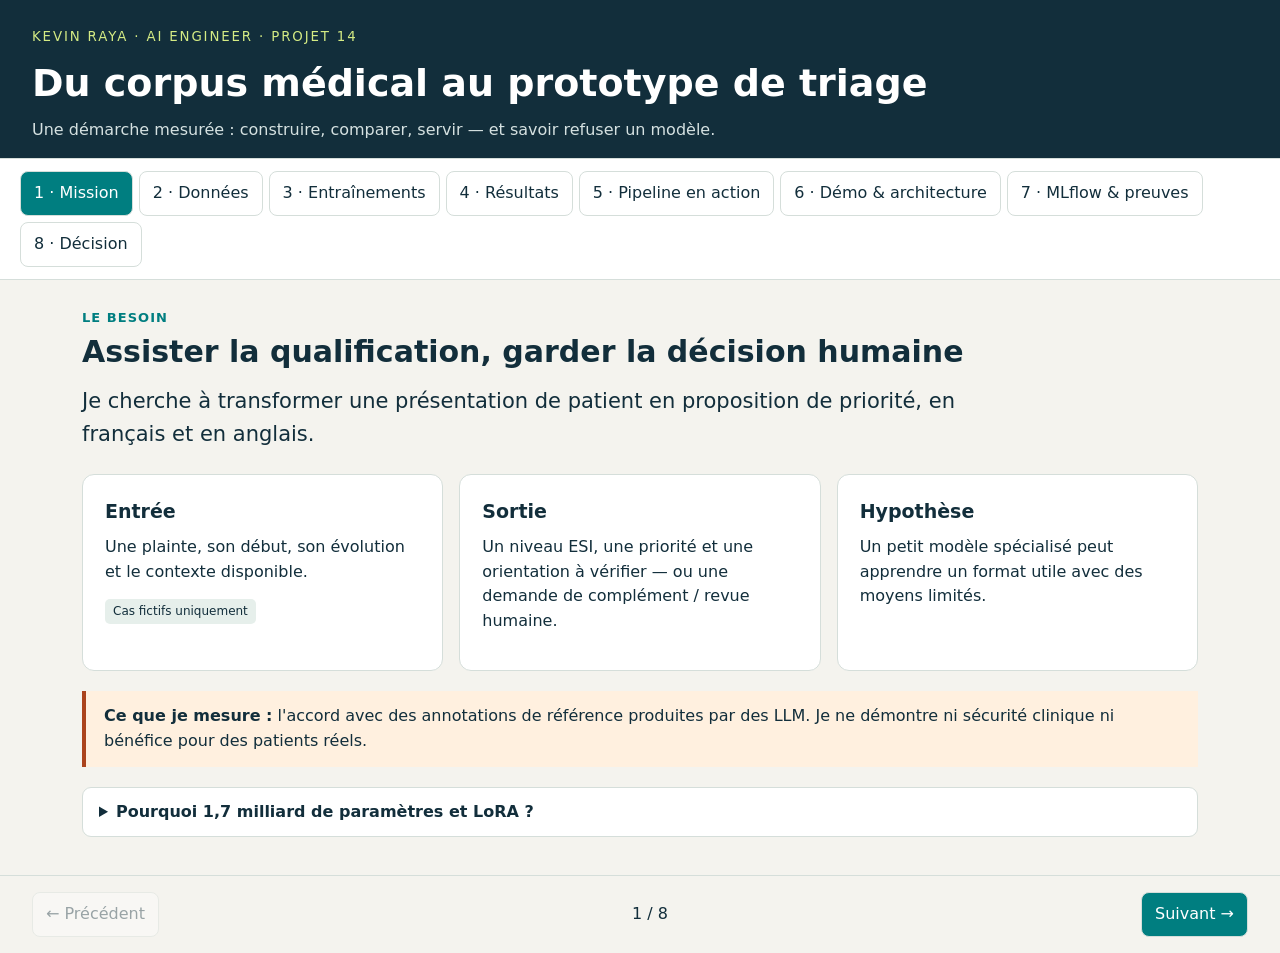
<file: output/support_soutenance.html>
<!doctype html>
<html lang="fr"><head><meta charset="utf-8"><meta name="viewport" content="width=device-width, initial-scale=1"><title>OCR14 · Du corpus au triage</title>
<style>
:root{--ink:#122e3b;--muted:#566873;--paper:#f4f3ee;--card:#fff;--teal:#007e80;--lime:#d4eb84;--line:#d5deda;--orange:#ab431c}*{box-sizing:border-box}body{margin:0;background:var(--paper);color:var(--ink);font:16px/1.55 system-ui,sans-serif}header{padding:24px 32px 16px;border-bottom:1px solid var(--line);background:var(--ink);color:white}header small{letter-spacing:.14em;text-transform:uppercase;color:var(--lime)}h1{font-size:clamp(24px,3vw,38px);margin:5px 0}header p{margin:0;color:#d5e1e1}nav{display:flex;gap:6px;padding:12px 20px;flex-wrap:wrap;background:#fff;border-bottom:1px solid var(--line)}button,select,a.link{font:inherit;border:1px solid var(--line);border-radius:8px;padding:9px 13px;background:white;color:var(--ink);cursor:pointer}button:hover,a.link:hover{border-color:var(--teal)}button[aria-current="step"],button.primary{background:var(--teal);color:#fff}button:disabled{opacity:.4;cursor:default}button:focus-visible,a:focus-visible,select:focus-visible{outline:3px solid #dcaa15;outline-offset:3px}main{max-width:1180px;margin:auto;padding:28px 32px}.panel[hidden]{display:none}h2{font-size:30px;line-height:1.2;margin:6px 0 15px}h3{font-size:19px;margin:0 0 8px}.eyebrow{color:var(--teal);font-weight:700;font-size:13px;letter-spacing:.08em;text-transform:uppercase}.lead{font-size:21px;max-width:900px;margin:8px 0 24px}.grid{display:grid;grid-template-columns:repeat(auto-fit,minmax(240px,1fr));gap:16px}.card{background:var(--card);border:1px solid var(--line);padding:22px;border-radius:12px}.number{font-size:35px;font-weight:750;display:block;color:var(--teal)}p{margin:8px 0 14px}a{color:var(--teal);text-underline-offset:3px}.note{border-left:4px solid var(--teal);background:#e6efeb;padding:13px 18px;margin:20px 0}.warn{border-color:var(--orange);background:#fff0df}.muted,small{color:var(--muted)}header small{color:var(--lime)}.flow{display:flex;gap:8px;align-items:stretch;flex-wrap:wrap;margin:20px 0}.node{background:white;border:2px solid var(--line);padding:16px;border-radius:10px;flex:1;min-width:140px;position:relative}.node:not(:last-child):after{content:'→';position:absolute;right:-14px;top:38%;color:var(--teal);font-weight:bold;z-index:1}.node.active{border-color:var(--teal);background:#e1f0ec;box-shadow:0 0 0 3px #007e8012}.node.active:before{content:'';width:9px;height:9px;border-radius:50%;background:var(--teal);position:absolute;top:7px;right:8px;animation:pulse 1s infinite}@keyframes pulse{50%{opacity:.25}}.controls{display:flex;align-items:center;gap:10px;flex-wrap:wrap;margin:14px 0}.tablewrap{overflow-x:auto}table{border-collapse:collapse;background:white;width:100%;font-size:14px}th,td{text-align:left;border-bottom:1px solid var(--line);padding:10px 12px}th{background:#e9efeb}td:not(:first-child){font-variant-numeric:tabular-nums}details{background:white;border:1px solid var(--line);border-radius:9px;padding:12px 16px;margin:10px 0}summary{cursor:pointer;font-weight:650}code{background:#e8ece9;border-radius:4px;padding:2px 5px;font-size:13px}pre{white-space:pre-wrap;overflow-wrap:anywhere;background:var(--ink);color:#e2f0eb;padding:16px;border-radius:10px;font-size:13px}footer{border-top:1px solid var(--line);padding:16px 32px;display:flex;justify-content:space-between;align-items:center;gap:15px}.chart{background:white;padding:18px;border:1px solid var(--line);border-radius:10px}.barrow{display:grid;grid-template-columns:minmax(170px,1fr) 2fr 60px;align-items:center;gap:12px;margin:13px 0}.track{background:#e7eeeb;height:17px;border-radius:4px}.bar{height:100%;background:var(--teal);border-radius:4px}.links{display:flex;flex-wrap:wrap;gap:9px;margin:15px 0}.link{text-decoration:none;display:inline-block}.tag{display:inline-block;padding:3px 8px;border-radius:5px;background:#e6efeb;font-size:12px}.timeline{border-left:3px solid var(--teal);padding-left:20px}.timeline p{margin-bottom:20px}.split{display:grid;grid-template-columns:1fr 1fr;gap:20px}svg{width:100%;height:auto}#step-description{min-height:155px}.print{margin-left:auto}@media(max-width:650px){main{padding:20px 16px}header{padding:20px 16px}.split{grid-template-columns:1fr}.barrow{grid-template-columns:130px 1fr 45px}h2{font-size:26px}.node{min-width:42%}footer{padding:14px}}@media(prefers-reduced-motion:reduce){*{animation:none!important}}@media print{nav,footer,.controls,.print{display:none}.panel[hidden]{display:block}.panel{break-before:page}header{background:white;color:var(--ink)}header p{color:var(--ink)}main{padding:0}.card,details{break-inside:avoid}details>*{display:block}body{font-size:11pt;background:white}}
</style></head><body>
<header><small>Kevin Raya · AI Engineer · Projet 14</small><h1>Du corpus médical au prototype de triage</h1><p>Une démarche mesurée : construire, comparer, servir — et savoir refuser un modèle.</p></header>
<nav aria-label="Fonctionnement du projet" id="navigation"></nav>
<main>
<section class="panel" data-title="1 · Mission">
<div class="eyebrow">Le besoin</div><h2>Assister la qualification, garder la décision humaine</h2>
<p class="lead">Je cherche à transformer une présentation de patient en proposition de priorité, en français et en anglais.</p>
<div class="grid"><article class="card"><h3>Entrée</h3><p>Une plainte, son début, son évolution et le contexte disponible.</p><span class="tag">Cas fictifs uniquement</span></article><article class="card"><h3>Sortie</h3><p>Un niveau ESI, une priorité et une orientation à vérifier — ou une demande de complément / revue humaine.</p></article><article class="card"><h3>Hypothèse</h3><p>Un petit modèle spécialisé peut apprendre un format utile avec des moyens limités.</p></article></div>
<div class="note warn"><strong>Ce que je mesure :</strong> l'accord avec des annotations de référence produites par des LLM. Je ne démontre ni sécurité clinique ni bénéfice pour des patients réels.</div>
<details><summary>Pourquoi 1,7 milliard de paramètres et LoRA ?</summary><p>Je pars de Qwen3-1.7B-Base, conformément au socle retenu pour le projet. LoRA ajoute environ 17,43 millions de paramètres entraînables (environ 1 %), avec le socle gelé. Je réduis le coût d'adaptation et peux comparer des adaptateurs distincts.</p></details>
</section>
<section class="panel" data-title="2 · Données" hidden>
<div class="eyebrow">De l'exploration au dataset</div><h2>Je sépare connaissance médicale et décision de triage</h2>
<div class="tablewrap"><table><thead><tr><th>Source observée</th><th>Format</th><th>Usage retenu après exploration</th><th>Licence constatée</th></tr></thead><tbody><tr><td>MediQAl · FR</td><td>Cas, QCM/QCU, réponses ouvertes</td><td>QA ; cas candidats au triage</td><td>CC BY 4.0</td></tr><tr><td>FrenchMedMCQA · FR</td><td>QCM courts</td><td>Exploration, exclu du corpus final</td><td>Non renseignée</td></tr><tr><td>MedQuAD · EN</td><td>Questions / réponses</td><td>QA générale</td><td>Non renseignée</td></tr><tr><td>UltraMedical-Preference · EN</td><td>Prompts + réponses préférée/rejetée</td><td>Cas de triage ; pilote DPO généraliste</td><td>MIT</td></tr></tbody></table></div>
<div class="flow"><div class="node"><strong>Explorer</strong><br>Champs, langue, longueur, doublons</div><div class="node"><strong>Qualifier</strong><br>Cas exploitable à l'accueil ?</div><div class="node"><strong>Annoter</strong><br>Codex + Claude + Mistral</div><div class="node"><strong>Retenir</strong><br>Accord de 2 sur 3 ; traduire</div><div class="node"><strong>Séparer</strong><br>Un même cas dans un seul split</div></div>
<div class="grid"><div class="card"><span class="number">4 974</span>Entrées finales après contrôle des fuites, pour une cible d'environ 5 000.</div><div class="card"><span class="number">2 622 / 2 352</span>QA / triage conservés dans les partitions finales v3.</div><div class="card"><span class="number">50 / 50</span>Français / anglais. Les traductions ne sont pas de nouveaux cas indépendants.</div></div>
<details><summary>Splits, consensus et droits d'utilisation</summary><p>QA : 2 098 train, 262 validation, 262 test. Triage : 1 888 train, 238 validation, 226 test. Avant le contrôle des fuites, le triage comprenait 2 378 entrées issues de 1 189 cas (700 MediQAl et 489 UltraMedical).</p><p>Je garde l'accord sur la qualification, l'ESI exact et la priorité. L'accord majoritaire produit des labels <em>silver</em>, pas une expertise médicale. Je garde les variantes bilingues d'un cas dans la même partition. Une licence non renseignée ne vaut pas autorisation de redistribution publique : les restrictions et les provenances restent documentées.</p></details>
</section>
<section class="panel" data-title="3 · Entraînements" hidden>
<div class="eyebrow">Hypothèses et essais</div><h2>Le bon compromis vient du mélange des tâches</h2>
<div class="timeline"><p><strong>1. Socle → QA → triage.</strong> J'adapte successivement les connaissances puis le classement. Le triage progresse, mais la QA s'effondre : oubli de la première tâche.</p><p><strong>2. Socle → SFT mixte.</strong> Je mélange QA et triage dès le début : trois époques, nouveau LoRA, checkpoint à chaque époque. Le QA revient et la macro-F1 de priorité progresse légèrement.</p><p><strong>3. Époque 3 → époque 10.</strong> Je reprends les poids avec un taux plus faible et un nouvel optimiseur/calendrier. Aucun checkpoint ne domine sur toutes les métriques ; prolonger n'est pas automatiquement améliorer.</p><p><strong>4. DPO généraliste, puis ciblé.</strong> J'apprends à préférer une réponse à une autre pour le même prompt. Les deux essais ne donnent pas le gain de triage recherché.</p></div>
<div class="grid"><div class="card"><h3>SFT</h3><p>Je maximise la probabilité des tokens de la réponse attendue. Seule la réponse assistant contribue à la loss.</p><code>prompt → réponse de référence</code></div><div class="card"><h3>DPO</h3><p>Je favorise la réponse choisie par rapport à la rejetée, relativement à un modèle de référence gelé. Une loss DPO plus basse ne garantit pas un meilleur triage.</p><code>prompt → chosen / rejected</code></div><div class="card"><h3>Configuration</h3><p>LoRA r=16, α=32 ; BF16 ; batch effectif 16. SFT mixte : 10⁻⁴, 20 pas de warmup, décroissance cosinus. Poursuite : 2×10⁻⁵.</p></div></div>
<details><summary>Pourquoi conserver le format, les poids et le tokenizer ?</summary><p>Le template sans réflexion, l'EOS natif et les tokens réellement supervisés ont été corrigés avant les comparaisons v3. Une sortie mal formatée peut donner un mauvais score sans mesurer uniquement la connaissance médicale. Je fige révision du socle, SHA de l'adaptateur, données et paramètres de génération.</p></details>
</section>
<section class="panel" data-title="4 · Résultats" hidden>
<div class="eyebrow">Comparer les capacités séparément</div><h2>Je choisis un compromis, pas la meilleure loss</h2>
<div class="controls"><label>Expérience <select id="group"><option value="choix">Successif et mixte</option><option value="mixte">SFT · époques 1 à 3</option><option value="poursuite">Poursuite · époques 4 à 10</option><option value="dpo_cible">DPO ciblé · comparaison contrôlée</option></select></label><label>Métrique <select id="metric"><option value="rappel_maximale">Rappel des urgences maximales ↑</option><option value="macro_f1_priorite">Macro-F1 priorité ↑</option><option value="accuracy_qcm">Accuracy QCM ↑</option><option value="f1_lexical">F1 lexical QA ↑</option><option value="taux_sur_triage">Taux de sur-triage ↓</option><option value="coherence_bilingue">Cohérence bilingue ↑</option></select></label></div>
<div class="chart" id="bars" aria-live="polite"></div><div class="tablewrap" id="scores"></div>
<p class="muted">Validation : 262 QA + 238 entrées de triage, dont 100 de priorité maximale. Les 238 entrées représentent 119 paires FR/EN. Les pourcentages ne sont pas des preuves de sécurité.</p>
<div class="note" id="interpretation"></div>
<details><summary>Définitions et limites des métriques</summary><p><strong>Rappel urgent :</strong> urgences maximales retrouvées / urgences maximales de référence. <strong>Macro-F1 :</strong> moyenne des F1 par priorité, sans laisser la classe majoritaire dominer. <strong>Sur-triage :</strong> ESI prédit plus urgent que la référence / ensemble des entrées. <strong>F1 lexical :</strong> recouvrement des mots avec la réponse attendue, pas vérification clinique.</p><p>La QA de validation associe 131 QCM français et 131 questions ouvertes anglaises : langue et type de tâche sont confondus. Je ne conclus pas à une supériorité linguistique. Le test historique a déjà été consulté ; les nouvelles variantes demandent une confirmation sur de nouveaux cas indépendants.</p></details>
</section>
<section class="panel" data-title="5 · Pipeline en action" hidden>
<div class="eyebrow">Du clic à la réponse</div><h2>Le script collecte ; le modèle propose ; le code contrôle</h2>
<div class="controls"><label>Parcours <select id="scenario"><option value="space">Space · questionnaire guidé</option><option value="api">API · cas complet vers vLLM</option><option value="auth">API · clé absente</option><option value="invalid">API · entrée invalide</option><option value="format">Modèle · sortie incohérente</option></select></label><button id="back-step">← Étape</button><button id="next-step" class="primary">Étape →</button><span id="step-counter"></span></div>
<div class="flow" id="pipeline"><div class="node">1 · Saisie</div><div class="node">2 · Validation / collecte</div><div class="node">3 · Inférence</div><div class="node">4 · Contrôle</div><div class="node">5 · Trace / affichage</div></div>
<div class="card" id="step-description" aria-live="polite"></div>
<p class="muted">Animation explicative : aucun appel au modèle et aucune consommation GPU.</p>
<div class="split"><details><summary>Combien de questions ?</summary><p>Le script demande plainte, début, évolution, contexte : quatre réponses. S'il détecte lexicalement douleur/pain dans la plainte, il ajoute le retentissement : cinq réponses. Ce détecteur ne comprend pas la négation. En mode « Cas complet », un seul envoi déclenche l'inférence. Aucun LangChain, LangGraph ou LLM ne décide de la question suivante.</p></details><details><summary>Les garde-fous sont-ils cliniques ?</summary><p>Non. Pydantic valide la structure ; le parseur exige un ESI, une priorité cohérente, une orientation et une fin de génération correcte. Une réponse bien formée peut rester médicalement fausse. La revue humaine reste nécessaire.</p></details></div>
</section>
<section class="panel" data-title="6 · Démo & architecture" hidden>
<div class="eyebrow">Architecture et vérifications</div><h2>Deux voies d'inférence, des responsabilités explicites</h2>
<div class="grid"><article class="card"><h3>Démo publique</h3><p>Gradio → fonctions Python → Transformers + PEFT sur ZeroGPU → parseur → trace téléchargeable.</p><p><strong>Modèle actuellement servi :</strong> SFT mixte époque 3, depuis le 10 novembre. Le SFT successif v3 l'a précédé ; le DPO ciblé n'est pas déployé.</p></article><article class="card"><h3>Voie API</h3><p>Client HTTP → FastAPI / Pydantic / Bearer → vLLM compatible OpenAI → contrôle → SQLite.</p><p>Vérifiée le 10 novembre en HTTPS public sur une L4 Colab avec le SFT mixte : médiane 1,23 s, huit requêtes simultanées en 1,54 s. Endpoint temporaire, relancé par le notebook 09.</p></article><article class="card"><h3>Livraison</h3><p>GitHub Actions : tests sans GPU → construction Docker → publication contrôlée du Space → vérification de démarrage.</p><p>Socle et adaptateur sont identifiés par révision et empreinte SHA-256.</p></article></div>
<div class="note"><strong>Utilisation :</strong> le formulaire accepte un cas fictif en français ou en anglais, collecte les champs manquants et affiche une proposition avec sa trace JSON. La fluidité de l’interface ne démontre pas la pertinence clinique.</div>
<div class="links"><a class="link" href="https://huggingface.co/spaces/rayakevin/ocr14-triage-fr-en/tree/main" target="_blank" rel="noopener">Code du Space ↗</a><a class="link" href="https://huggingface.co/docs/hub/spaces-zerogpu" target="_blank" rel="noopener">Comment fonctionne ZeroGPU ↗</a><a class="link" href="https://github.com/rayakevin/OCR_PROJET_14/actions" target="_blank" rel="noopener">CI/CD ↗</a><a class="link" href="https://docs.vllm.ai/en/latest/serving/openai_compatible_server/" target="_blank" rel="noopener">Documentation vLLM ↗</a></div>
<details><summary>La mesure de rapidité disponible</summary><p>Trois appels HTTP séquentiels sur A100 40 Go : environ 6,94 s, 0,38 s et 0,51 s ; médiane 0,514 s. Le premier appel inclut un effet de démarrage possible. Trois requêtes ne constituent ni test de charge ni garantie de latence en production.</p></details>
</section>
<section class="panel" data-title="7 · MLflow & preuves" hidden>
<div class="eyebrow">Reproductibilité</div><h2>Je relie une métrique à ses données et à ses poids</h2>
<div class="controls"><label>Courbe archivée <select id="curve"></select></label></div><div class="chart"><svg id="loss-chart" viewBox="0 0 900 250" role="img" aria-label="Courbe de loss enregistrée dans MLflow"></svg><p id="curve-info" class="muted"></p></div>
<p>Cette vue est un export statique des valeurs MLflow, sans prompts ni données individuelles. Pour explorer les runs réels sur un poste disposant des archives locales :</p><pre>.venv/bin/python scripts/ouvrir_mlflow.py --experience dpo-cible</pre>
<div class="links"><a class="link" href="https://huggingface.co/spaces/rayakevin/ocr14-triage-fr-en/resolve/main/output/pdf/rapport_technique_ocr14.pdf" target="_blank" rel="noopener">Rapport technique · PDF ↗</a><a class="link" href="https://huggingface.co/datasets/rayakevin/ocr14-medical-bilingue-v3" target="_blank" rel="noopener">Dataset versionné · privé ↗</a><a class="link" href="https://huggingface.co/rayakevin/ocr14-triage-lora-experiences" target="_blank" rel="noopener">Adaptateurs · privés ↗</a><a class="link" href="http://127.0.0.1:5000" target="_blank" rel="noopener">Ouvrir MLflow local ↗</a><a class="link" href="https://github.com/rayakevin/OCR_PROJET_14" target="_blank" rel="noopener">Dépôt du projet ↗</a></div><p class="muted">Le lien MLflow fonctionne sur le poste où la commande est lancée. Ce n'est pas un serveur public du Space.</p>
<details><summary>Ce que je conserve</summary><p>Partitions et empreintes, protocole et graine, versions du socle et de l'adaptateur, loss/paramètres MLflow, prédictions complètes et métriques recalculables. Les journaux d'API sont distincts du suivi d'entraînement. Les données et poids volumineux sont archivés hors Git.</p></details>
</section>
<section class="panel" data-title="8 · Décision" hidden>
<div class="eyebrow">Résultats et perspectives</div><h2>Une faisabilité technique ; une validation clinique à construire</h2>
<div class="grid"><article class="card"><h3>Ce que je retiens</h3><p>Je retiens et je déploie le SFT mixte époque 3, qui conserve QA et triage. Le SFT successif retrouvait davantage d'urgences sur validation (95 contre 91 sur 100) mais avait perdu la QA.</p></article><article class="card"><h3>Ce que je refuse</h3><p>Le DPO ciblé réduit le sur-triage mais dégrade le rappel urgent et la macro-F1. Je ne le promeus pas. Davantage d'époques n'a pas résolu ce compromis.</p></article><article class="card"><h3>Prochaine étape utile</h3><p>Un jeu indépendant relu par des soignants, une analyse par cas et par langue, puis un éventuel DPO mieux équilibré. Je mesurerais aussi la charge, la disponibilité et les risques d'usage.</p></article></div>
<div class="note warn"><strong>Avant tout usage réel :</strong> validation clinique, gouvernance des données, sécurité et intégration aux pratiques de soins. Je ne transforme pas le consensus de trois modèles en vérité médicale.</div>
<p class="lead">Ma conclusion : l'adaptation fonctionne, mais la sélection doit suivre les erreurs métier, pas seulement la courbe d'entraînement.</p>
<details><summary>Le résultat DPO en une phrase</summary><p>Sur la même validation, la référence retrouve 91 urgences maximales sur 100 ; après DPO, 87 puis 83. Les 355 paires d'entraînement contiennent 234 sur-triages, soit 66 %. Ce déséquilibre est une piste d'explication, sans preuve causale.</p></details>
</section>
</main><footer><button id="prev">← Précédent</button><span id="progress" aria-live="polite"></span><button id="next" class="primary">Suivant →</button></footer>
<script>
const DATA={
  "date": "2026-11-06",
  "split": "validation v3",
  "qa": 262,
  "triage": 238,
  "limite": "Références silver ; 119 paires de triage FR/EN corrélées. Aucun test clinique.",
  "lignes": [
    {
      "nom": "SFT successif v3",
      "groupe": "historique",
      "epoque": null,
      "scores": {
        "accuracy_qcm": 0.0382,
        "f1_lexical": 0.0359,
        "macro_f1_priorite": 0.7715,
        "rappel_maximale": 0.95,
        "accuracy_esi": 0.7311,
        "taux_sur_triage": 0.2185,
        "esi_analysable": 1.0,
        "coherence_bilingue": 0.7395
      },
      "sources": {
        "data/colab_archive/original/experiences/sft_dpo_v3_20261105/comparaison/sft_triage/qa_validation_metriques.json": "4b78d9088fe0aa195f4df12414a3fcb238bcd6a62b57990d4b5a0f2007dfc896",
        "data/colab_archive/original/experiences/sft_dpo_v3_20261105/comparaison/sft_triage/triage_validation_metriques.json": "fe8f6f07aa4f257d373aa972f355b08007507b8074fc0c64c2905c9036c43bcc"
      }
    },
    {
      "nom": "DPO généraliste",
      "groupe": "historique",
      "epoque": null,
      "scores": {
        "accuracy_qcm": 0.0382,
        "f1_lexical": 0.0363,
        "macro_f1_priorite": 0.7674,
        "rappel_maximale": 0.95,
        "accuracy_esi": 0.7269,
        "taux_sur_triage": 0.2269,
        "esi_analysable": 1.0,
        "coherence_bilingue": 0.7647
      },
      "sources": {
        "data/evaluation/colab_sft_dpo_v3/comparaison/dpo_pilote/qa_validation_metriques.json": "fe777cee79b41e7c033470bb44031b27a0afd12af709ed756a3e0f870b4ee6c1",
        "data/evaluation/colab_sft_dpo_v3/comparaison/dpo_pilote/triage_validation_metriques.json": "051868e180b2276b4e00a18f286390062b0f918d3f797d2882294ef9f12011d5"
      }
    },
    {
      "nom": "Mixte · époque 1",
      "groupe": "mixte",
      "epoque": 1,
      "scores": {
        "accuracy_qcm": 0.5344,
        "f1_lexical": 0.3364,
        "macro_f1_priorite": 0.668,
        "rappel_maximale": 0.76,
        "accuracy_esi": 0.5756,
        "taux_sur_triage": 0.2269,
        "esi_analysable": 1.0,
        "coherence_bilingue": 0.7479
      },
      "sources": {
        "data/colab_archive/sft_mixte_20261106_091447/validation/checkpoint-250/qa_validation_metriques.json": "ab768dec11165f45189f5dc806e6b6b2188d0ce701d3ff8e24a7702397018641",
        "data/colab_archive/sft_mixte_20261106_091447/validation/checkpoint-250/triage_validation_metriques.json": "af7998791894aac84d075751397a67bcf02773c5872b35028f02da67709b66bc"
      }
    },
    {
      "nom": "Mixte · époque 2",
      "groupe": "mixte",
      "epoque": 2,
      "scores": {
        "accuracy_qcm": 0.5802,
        "f1_lexical": 0.3571,
        "macro_f1_priorite": 0.772,
        "rappel_maximale": 0.85,
        "accuracy_esi": 0.7185,
        "taux_sur_triage": 0.1597,
        "esi_analysable": 1.0,
        "coherence_bilingue": 0.7395
      },
      "sources": {
        "data/colab_archive/sft_mixte_20261106_091447/validation/checkpoint-500/qa_validation_metriques.json": "474364325fe136ad070da3ff330a95c674d6459a0a2c4f699843df28740ceada",
        "data/colab_archive/sft_mixte_20261106_091447/validation/checkpoint-500/triage_validation_metriques.json": "52cf1df0f2a2e15176ba4fe72fe3698664354964728b1bebdbfaec4de9b4d3f9"
      }
    },
    {
      "nom": "Mixte · époque 3",
      "groupe": "mixte",
      "epoque": 3,
      "scores": {
        "accuracy_qcm": 0.5725,
        "f1_lexical": 0.4341,
        "macro_f1_priorite": 0.7874,
        "rappel_maximale": 0.91,
        "accuracy_esi": 0.7521,
        "taux_sur_triage": 0.1807,
        "esi_analysable": 1.0,
        "coherence_bilingue": 0.7899
      },
      "sources": {
        "data/colab_archive/sft_mixte_20261106_091447/validation/checkpoint-750/qa_validation_metriques.json": "73276ed4a3505f940ec1740ed711ff0b06d110ed58c8ccc6c0588b90eab1f326",
        "data/colab_archive/sft_mixte_20261106_091447/validation/checkpoint-750/triage_validation_metriques.json": "70787ff1585d908eee71240b77cb913ee13e3ff13f82a0fdbe04293d74d65d87"
      }
    },
    {
      "nom": "Poursuite · époque 4",
      "groupe": "poursuite",
      "epoque": 4,
      "scores": {
        "accuracy_qcm": 0.5496,
        "f1_lexical": 0.4366,
        "macro_f1_priorite": 0.7792,
        "rappel_maximale": 0.82,
        "accuracy_esi": 0.7311,
        "taux_sur_triage": 0.1723,
        "esi_analysable": 1.0,
        "coherence_bilingue": 0.7899
      },
      "sources": {
        "data/colab_archive/poursuite_mixte_20261106_095443/validation/checkpoint-250/qa_validation_metriques.json": "11b800790d5ec54189d427ead48650e562d1a0fad408b435cc547fb066bd6a0f",
        "data/colab_archive/poursuite_mixte_20261106_095443/validation/checkpoint-250/triage_validation_metriques.json": "da52d005049b200a4f65a18fdff9810e0c1980179a1fa33c2d8a6f24e4820f26"
      }
    },
    {
      "nom": "Poursuite · époque 5",
      "groupe": "poursuite",
      "epoque": 5,
      "scores": {
        "accuracy_qcm": 0.5649,
        "f1_lexical": 0.4354,
        "macro_f1_priorite": 0.805,
        "rappel_maximale": 0.86,
        "accuracy_esi": 0.7437,
        "taux_sur_triage": 0.1429,
        "esi_analysable": 1.0,
        "coherence_bilingue": 0.6975
      },
      "sources": {
        "data/colab_archive/poursuite_mixte_20261106_095443/validation/checkpoint-500/qa_validation_metriques.json": "ff7fb194e666b2f4e1144c94b30a7b9e289bab567f7a3a0ed30e8ca7b96b257b",
        "data/colab_archive/poursuite_mixte_20261106_095443/validation/checkpoint-500/triage_validation_metriques.json": "f6f46f7e2325804721052ff41eb701a7c884f71743efae18f27bc3bddf34ae70"
      }
    },
    {
      "nom": "Poursuite · époque 6",
      "groupe": "poursuite",
      "epoque": 6,
      "scores": {
        "accuracy_qcm": 0.5573,
        "f1_lexical": 0.4626,
        "macro_f1_priorite": 0.7711,
        "rappel_maximale": 0.92,
        "accuracy_esi": 0.7269,
        "taux_sur_triage": 0.1975,
        "esi_analysable": 1.0,
        "coherence_bilingue": 0.7647
      },
      "sources": {
        "data/colab_archive/poursuite_mixte_20261106_095443/validation/checkpoint-750/qa_validation_metriques.json": "5b354f07021c950dca1fd2bd7b031690eba131ee436786cd4fea7797eaafa9ef",
        "data/colab_archive/poursuite_mixte_20261106_095443/validation/checkpoint-750/triage_validation_metriques.json": "2360be1fdf41776f2ccc0891c2a289591f70f37b4f9eae9e7f6dbbb667a2438f"
      }
    },
    {
      "nom": "Poursuite · époque 7",
      "groupe": "poursuite",
      "epoque": 7,
      "scores": {
        "accuracy_qcm": 0.5496,
        "f1_lexical": 0.4686,
        "macro_f1_priorite": 0.7824,
        "rappel_maximale": 0.9,
        "accuracy_esi": 0.7395,
        "taux_sur_triage": 0.1807,
        "esi_analysable": 1.0,
        "coherence_bilingue": 0.7143
      },
      "sources": {
        "data/colab_archive/poursuite_mixte_20261106_095443/validation/checkpoint-1000/qa_validation_metriques.json": "4d490945a9c4276e6df18e7cb8d604b81f04ba490b6e8838e3168457c0705d0b",
        "data/colab_archive/poursuite_mixte_20261106_095443/validation/checkpoint-1000/triage_validation_metriques.json": "de662756ded68d76ab7ad103e1b3ec07da6f310deb5bdea5c29d40756448ddc6"
      }
    },
    {
      "nom": "Poursuite · époque 8",
      "groupe": "poursuite",
      "epoque": 8,
      "scores": {
        "accuracy_qcm": 0.5267,
        "f1_lexical": 0.4992,
        "macro_f1_priorite": 0.7689,
        "rappel_maximale": 0.9,
        "accuracy_esi": 0.7143,
        "taux_sur_triage": 0.1975,
        "esi_analysable": 1.0,
        "coherence_bilingue": 0.7143
      },
      "sources": {
        "data/colab_archive/poursuite_mixte_20261106_095443/validation/checkpoint-1250/qa_validation_metriques.json": "d3228bba15fce2330a3c2890dc39e6f523fd763fd8caeafe519c46fc4e174809",
        "data/colab_archive/poursuite_mixte_20261106_095443/validation/checkpoint-1250/triage_validation_metriques.json": "e8116e74329d64aff9c461925efc0f976eee3f05f6fc60f155df91940f204558"
      }
    },
    {
      "nom": "Poursuite · époque 9",
      "groupe": "poursuite",
      "epoque": 9,
      "scores": {
        "accuracy_qcm": 0.5344,
        "f1_lexical": 0.4743,
        "macro_f1_priorite": 0.774,
        "rappel_maximale": 0.89,
        "accuracy_esi": 0.7227,
        "taux_sur_triage": 0.1849,
        "esi_analysable": 1.0,
        "coherence_bilingue": 0.7563
      },
      "sources": {
        "data/colab_archive/poursuite_mixte_20261106_095443/validation/checkpoint-1500/qa_validation_metriques.json": "39338e527d5e094199f35e58ff344b9d46bd5d30544671feb3fd666795d91e18",
        "data/colab_archive/poursuite_mixte_20261106_095443/validation/checkpoint-1500/triage_validation_metriques.json": "5aeaaac20343162c49da2a42a5193b0a1f712e3cdae5d952cd6b3e8a7cbb282b"
      }
    },
    {
      "nom": "Poursuite · époque 10",
      "groupe": "poursuite",
      "epoque": 10,
      "scores": {
        "accuracy_qcm": 0.5344,
        "f1_lexical": 0.4798,
        "macro_f1_priorite": 0.774,
        "rappel_maximale": 0.89,
        "accuracy_esi": 0.7185,
        "taux_sur_triage": 0.1849,
        "esi_analysable": 1.0,
        "coherence_bilingue": 0.7143
      },
      "sources": {
        "data/colab_archive/poursuite_mixte_20261106_095443/validation/checkpoint-1750/qa_validation_metriques.json": "7774705c756870dd8428d135c4f3fd20479caf0da03fd954b3ef04bb8a185186",
        "data/colab_archive/poursuite_mixte_20261106_095443/validation/checkpoint-1750/triage_validation_metriques.json": "c928661b4a417d21d37048720468ab58122ab3a1d832c9db374641cafca92b4d"
      }
    },
    {
      "nom": "Référence mixte réévaluée",
      "groupe": "dpo_cible",
      "epoque": null,
      "scores": {
        "accuracy_qcm": 0.5649,
        "f1_lexical": 0.4322,
        "macro_f1_priorite": 0.7875,
        "rappel_maximale": 0.91,
        "accuracy_esi": 0.7479,
        "taux_sur_triage": 0.1849,
        "esi_analysable": 1.0,
        "coherence_bilingue": 0.7815
      },
      "sources": {
        "data/colab_archive/dpo_triage_cible_20261106_132004/validation/sft_mixte_epoque3/qa_validation_metriques.json": "2303792449f4be3837a2a0b458b496ad6ec977185d4d3e765a219de039afca59",
        "data/colab_archive/dpo_triage_cible_20261106_132004/validation/sft_mixte_epoque3/triage_validation_metriques.json": "1e2c7280d8edc768b7ddadc1a85808bbc7cf008aaaed8bb8754c258e0f40dde5"
      }
    },
    {
      "nom": "DPO ciblé · 16 pas",
      "groupe": "dpo_cible",
      "epoque": null,
      "scores": {
        "accuracy_qcm": 0.6031,
        "f1_lexical": 0.4371,
        "macro_f1_priorite": 0.7457,
        "rappel_maximale": 0.87,
        "accuracy_esi": 0.7101,
        "taux_sur_triage": 0.1471,
        "esi_analysable": 1.0,
        "coherence_bilingue": 0.7479
      },
      "sources": {
        "data/colab_archive/dpo_triage_cible_20261106_132004/validation/dpo_pas_16/qa_validation_metriques.json": "92349307368c180f6d31bea4eb8acc7a30601b61be87614b5e35f5691115136e",
        "data/colab_archive/dpo_triage_cible_20261106_132004/validation/dpo_pas_16/triage_validation_metriques.json": "5c24b360c6fdee3fd27b063f581100d61061992ff89e71ddaee5c3cf703ccc22"
      }
    },
    {
      "nom": "DPO ciblé · 32 pas",
      "groupe": "dpo_cible",
      "epoque": null,
      "scores": {
        "accuracy_qcm": 0.5878,
        "f1_lexical": 0.4333,
        "macro_f1_priorite": 0.7373,
        "rappel_maximale": 0.83,
        "accuracy_esi": 0.6975,
        "taux_sur_triage": 0.1218,
        "esi_analysable": 1.0,
        "coherence_bilingue": 0.7143
      },
      "sources": {
        "data/colab_archive/dpo_triage_cible_20261106_132004/validation/dpo_pas_32/qa_validation_metriques.json": "8072dbd1ecebdaa9a110c18340df8a57163b417a0549a240eb55e5c465d2556e",
        "data/colab_archive/dpo_triage_cible_20261106_132004/validation/dpo_pas_32/triage_validation_metriques.json": "e8114dd4e8a1a71afc97178f71fc46630b1427ccbedce544e5849a0eace5e224"
      }
    }
  ],
  "courbes_mlflow": [
    {
      "experience": "sft_mixte_20261106_091447",
      "run_id": "e81754a47cfd462289cddcec4155e6a5",
      "metrique": "eval_loss",
      "points": [
        [
          250,
          0.5595143437385559
        ],
        [
          500,
          0.5262706279754639
        ],
        [
          750,
          0.5264570116996765
        ],
        [
          750,
          0.5262706279754639
        ]
      ]
    },
    {
      "experience": "sft_mixte_20261106_091447",
      "run_id": "e81754a47cfd462289cddcec4155e6a5",
      "metrique": "loss",
      "points": [
        [
          1,
          2.1368887424468994
        ],
        [
          5,
          2.129502534866333
        ],
        [
          10,
          1.933575439453125
        ],
        [
          15,
          1.7090791702270507
        ],
        [
          20,
          1.6087375640869142
        ],
        [
          25,
          1.5154125213623046
        ],
        [
          30,
          1.280817985534668
        ],
        [
          35,
          1.3277103424072265
        ],
        [
          40,
          1.0691402435302735
        ],
        [
          45,
          0.8417745590209961
        ],
        [
          50,
          0.976812744140625
        ],
        [
          55,
          1.000045394897461
        ],
        [
          60,
          1.0949151992797852
        ],
        [
          65,
          0.8487344741821289
        ],
        [
          70,
          0.6921561241149903
        ],
        [
          75,
          0.6680967807769775
        ],
        [
          80,
          0.8239177703857422
        ],
        [
          85,
          0.8183954238891602
        ],
        [
          90,
          0.9360554695129395
        ],
        [
          95,
          0.8034050941467286
        ],
        [
          100,
          0.7189935684204102
        ],
        [
          105,
          0.6957736015319824
        ],
        [
          110,
          0.5827836036682129
        ],
        [
          115,
          0.9448958396911621
        ],
        [
          120,
          0.560929536819458
        ],
        [
          125,
          0.41464929580688475
        ],
        [
          130,
          0.632618522644043
        ],
        [
          135,
          0.8842340469360351
        ],
        [
          140,
          0.6234128475189209
        ],
        [
          145,
          0.5520243167877197
        ],
        [
          150,
          0.7862500190734864
        ],
        [
          155,
          0.6185649871826172
        ],
        [
          160,
          1.0060792922973634
        ],
        [
          165,
          0.5460010528564453
        ],
        [
          170,
          0.6340199947357178
        ],
        [
          175,
          0.5786669254302979
        ],
        [
          180,
          0.8399602890014648
        ],
        [
          185,
          0.630853271484375
        ],
        [
          190,
          0.688239049911499
        ],
        [
          195,
          0.7983150959014893
        ],
        [
          200,
          0.6948476314544678
        ],
        [
          205,
          0.63145751953125
        ],
        [
          210,
          0.846977424621582
        ],
        [
          215,
          0.5353678226470947
        ],
        [
          220,
          0.6957867622375489
        ],
        [
          225,
          0.5893458843231201
        ],
        [
          230,
          0.7254924297332763
        ],
        [
          235,
          0.7123157024383545
        ],
        [
          240,
          0.8590565681457519
        ],
        [
          245,
          0.5411839008331298
        ],
        [
          250,
          0.5655731201171875
        ],
        [
          255,
          0.758744192123413
        ],
        [
          260,
          0.671512508392334
        ],
        [
          265,
          0.6746458530426025
        ],
        [
          270,
          0.7334891319274902
        ],
        [
          275,
          0.49923181533813477
        ],
        [
          280,
          0.4936936378479004
        ],
        [
          285,
          0.5919211387634278
        ],
        [
          290,
          0.6064198970794678
        ],
        [
          295,
          0.7274270057678223
        ],
        [
          300,
          0.6734302520751954
        ],
        [
          305,
          0.7374556064605713
        ],
        [
          310,
          0.6621199131011963
        ],
        [
          315,
          0.6177280902862549
        ],
        [
          320,
          0.7950710773468017
        ],
        [
          325,
          0.5395651817321777
        ],
        [
          330,
          0.6069627285003663
        ],
        [
          335,
          0.5946820735931396
        ],
        [
          340,
          0.5374435424804688
        ],
        [
          345,
          0.7255588054656983
        ],
        [
          350,
          0.554053544998169
        ],
        [
          355,
          0.5412592411041259
        ],
        [
          360,
          0.4567867755889893
        ],
        [
          365,
          0.505871057510376
        ],
        [
          370,
          0.6878839492797851
        ],
        [
          375,
          0.5630353927612305
        ],
        [
          380,
          0.657445240020752
        ],
        [
          385,
          0.7695756912231445
        ],
        [
          390,
          0.47637109756469725
        ],
        [
          395,
          0.7804736137390137
        ],
        [
          400,
          0.7124756813049317
        ],
        [
          405,
          0.7922873497009277
        ],
        [
          410,
          0.6518198013305664
        ],
        [
          415,
          0.6834071159362793
        ],
        [
          420,
          0.6352605819702148
        ],
        [
          425,
          0.6830214023590088
        ],
        [
          430,
          0.49347634315490724
        ],
        [
          435,
          0.7366420745849609
        ],
        [
          440,
          0.5790723323822021
        ],
        [
          445,
          0.638253116607666
        ],
        [
          450,
          0.4969947814941406
        ],
        [
          455,
          0.6574964046478271
        ],
        [
          460,
          0.3955981254577637
        ],
        [
          465,
          0.5722282409667969
        ],
        [
          470,
          0.5323173046112061
        ],
        [
          475,
          0.6623601913452148
        ],
        [
          480,
          0.5414276599884034
        ],
        [
          485,
          0.63142991065979
        ],
        [
          490,
          0.6543959617614746
        ],
        [
          495,
          0.5267328262329102
        ],
        [
          500,
          0.6983098030090332
        ],
        [
          505,
          0.47550487518310547
        ],
        [
          510,
          0.44309296607971194
        ],
        [
          515,
          0.5992885589599609
        ],
        [
          520,
          0.6424988269805908
        ],
        [
          525,
          0.6568577766418457
        ],
        [
          530,
          0.7751109600067139
        ],
        [
          535,
          0.629831075668335
        ],
        [
          540,
          0.6338953971862793
        ],
        [
          545,
          0.5690850734710693
        ],
        [
          550,
          0.470949125289917
        ],
        [
          555,
          0.5105587005615234
        ],
        [
          560,
          0.5094832420349121
        ],
        [
          565,
          0.6706315517425537
        ],
        [
          570,
          0.5666890621185303
        ],
        [
          575,
          0.37744319438934326
        ],
        [
          580,
          0.3883295774459839
        ],
        [
          585,
          0.5595076084136963
        ],
        [
          590,
          0.7871508121490478
        ],
        [
          595,
          0.6326874256134033
        ],
        [
          600,
          0.5324581146240235
        ],
        [
          605,
          0.5934464454650878
        ],
        [
          610,
          0.7393184185028077
        ],
        [
          615,
          0.5483026504516602
        ],
        [
          620,
          0.70632004737854
        ],
        [
          625,
          0.5122522830963134
        ],
        [
          630,
          0.5083144187927247
        ],
        [
          635,
          0.47110300064086913
        ],
        [
          640,
          0.4538881778717041
        ],
        [
          645,
          0.5752167701721191
        ],
        [
          650,
          0.7175622463226319
        ],
        [
          655,
          0.41974501609802245
        ],
        [
          660,
          0.5602584838867187
        ],
        [
          665,
          0.5140316486358643
        ],
        [
          670,
          0.5424694538116455
        ],
        [
          675,
          0.5553816318511963
        ],
        [
          680,
          0.509201192855835
        ],
        [
          685,
          0.6108001232147217
        ],
        [
          690,
          0.7433900833129883
        ],
        [
          695,
          0.6137519359588623
        ],
        [
          700,
          0.6133437633514405
        ],
        [
          705,
          0.5074838638305664
        ],
        [
          710,
          0.5112614154815673
        ],
        [
          715,
          0.7918154716491699
        ],
        [
          720,
          0.5527751445770264
        ],
        [
          725,
          0.6743543148040771
        ],
        [
          730,
          0.457549524307251
        ],
        [
          735,
          0.6739636421203613
        ],
        [
          740,
          0.4298392295837402
        ],
        [
          745,
          0.5561660289764404
        ],
        [
          750,
          0.6238482475280762
        ]
      ]
    },
    {
      "experience": "poursuite_mixte_20261106_095443",
      "run_id": "6be2664f195e4718a53092693a64b0a5",
      "metrique": "eval_loss",
      "points": [
        [
          250,
          0.47937506437301636
        ],
        [
          500,
          0.4799378514289856
        ],
        [
          750,
          0.4833373725414276
        ],
        [
          1000,
          0.49580180644989014
        ],
        [
          1250,
          0.5025448203086853
        ],
        [
          1500,
          0.510304868221283
        ],
        [
          1750,
          0.5115038156509399
        ],
        [
          1750,
          0.47937506437301636
        ]
      ]
    },
    {
      "experience": "poursuite_mixte_20261106_095443",
      "run_id": "6be2664f195e4718a53092693a64b0a5",
      "metrique": "loss",
      "points": [
        [
          1,
          0.5591893196105957
        ],
        [
          5,
          0.46261218190193176
        ],
        [
          10,
          0.6482912063598633
        ],
        [
          15,
          0.6855878829956055
        ],
        [
          20,
          0.800194263458252
        ],
        [
          25,
          0.5297414302825928
        ],
        [
          30,
          0.6061906814575195
        ],
        [
          35,
          0.6481561183929443
        ],
        [
          40,
          0.5604284763336181
        ],
        [
          45,
          0.5027697086334229
        ],
        [
          50,
          0.5812997341156005
        ],
        [
          55,
          0.664424467086792
        ],
        [
          60,
          0.78589768409729
        ],
        [
          65,
          0.5653642177581787
        ],
        [
          70,
          0.433077335357666
        ],
        [
          75,
          0.432111120223999
        ],
        [
          80,
          0.6246590137481689
        ],
        [
          85,
          0.5907481193542481
        ],
        [
          90,
          0.7314776420593262
        ],
        [
          95,
          0.6096840381622315
        ],
        [
          100,
          0.4689952850341797
        ],
        [
          105,
          0.5357223987579346
        ],
        [
          110,
          0.3973757028579712
        ],
        [
          115,
          0.7748311042785645
        ],
        [
          120,
          0.40125370025634766
        ],
        [
          125,
          0.2828365802764893
        ],
        [
          130,
          0.473215389251709
        ],
        [
          135,
          0.6910792827606201
        ],
        [
          140,
          0.4455560684204102
        ],
        [
          145,
          0.3689753532409668
        ],
        [
          150,
          0.6108423709869385
        ],
        [
          155,
          0.45098724365234377
        ],
        [
          160,
          0.8384555816650391
        ],
        [
          165,
          0.4045119285583496
        ],
        [
          170,
          0.4698195457458496
        ],
        [
          175,
          0.4296844005584717
        ],
        [
          180,
          0.6768795490264893
        ],
        [
          185,
          0.4876712799072266
        ],
        [
          190,
          0.5143272876739502
        ],
        [
          195,
          0.6426827907562256
        ],
        [
          200,
          0.5518767356872558
        ],
        [
          205,
          0.4185473442077637
        ],
        [
          210,
          0.7018315315246582
        ],
        [
          215,
          0.3944349527359009
        ],
        [
          220,
          0.5624537467956543
        ],
        [
          225,
          0.4507768630981445
        ],
        [
          230,
          0.6047433376312256
        ],
        [
          235,
          0.5713546276092529
        ],
        [
          240,
          0.710692310333252
        ],
        [
          245,
          0.3846891403198242
        ],
        [
          250,
          0.42991390228271487
        ],
        [
          255,
          0.6547093391418457
        ],
        [
          260,
          0.5535822868347168
        ],
        [
          265,
          0.5433403491973877
        ],
        [
          270,
          0.6287471771240234
        ],
        [
          275,
          0.4053491115570068
        ],
        [
          280,
          0.38437180519104003
        ],
        [
          285,
          0.47304401397705076
        ],
        [
          290,
          0.4876409530639648
        ],
        [
          295,
          0.6123164176940918
        ],
        [
          300,
          0.5678233146667481
        ],
        [
          305,
          0.6184975624084472
        ],
        [
          310,
          0.5409475326538086
        ],
        [
          315,
          0.5107431411743164
        ],
        [
          320,
          0.7076780319213867
        ],
        [
          325,
          0.44250030517578126
        ],
        [
          330,
          0.5045818328857422
        ],
        [
          335,
          0.48465933799743655
        ],
        [
          340,
          0.42905449867248535
        ],
        [
          345,
          0.6231304168701172
        ],
        [
          350,
          0.44576501846313477
        ],
        [
          355,
          0.4550615310668945
        ],
        [
          360,
          0.3687287330627441
        ],
        [
          365,
          0.4039333343505859
        ],
        [
          370,
          0.5665307998657226
        ],
        [
          375,
          0.4637762069702148
        ],
        [
          380,
          0.5694258689880372
        ],
        [
          385,
          0.6760505676269531
        ],
        [
          390,
          0.40441112518310546
        ],
        [
          395,
          0.682265043258667
        ],
        [
          400,
          0.6115892887115478
        ],
        [
          405,
          0.7150393486022949
        ],
        [
          410,
          0.5524799346923828
        ],
        [
          415,
          0.5942917346954346
        ],
        [
          420,
          0.554579210281372
        ],
        [
          425,
          0.5897134304046631
        ],
        [
          430,
          0.4081212043762207
        ],
        [
          435,
          0.6530660629272461
        ],
        [
          440,
          0.4989769458770752
        ],
        [
          445,
          0.5605402946472168
        ],
        [
          450,
          0.4273120403289795
        ],
        [
          455,
          0.5778705596923828
        ],
        [
          460,
          0.35097360610961914
        ],
        [
          465,
          0.5016938209533691
        ],
        [
          470,
          0.4524382591247559
        ],
        [
          475,
          0.5888677597045898
        ],
        [
          480,
          0.47585349082946776
        ],
        [
          485,
          0.5465540885925293
        ],
        [
          490,
          0.5799982070922851
        ],
        [
          495,
          0.4707781791687012
        ],
        [
          500,
          0.6112777709960937
        ],
        [
          505,
          0.40151419639587405
        ],
        [
          510,
          0.38293492794036865
        ],
        [
          515,
          0.5245850086212158
        ],
        [
          520,
          0.5774242877960205
        ],
        [
          525,
          0.6006897449493408
        ],
        [
          530,
          0.7045729637145997
        ],
        [
          535,
          0.5447144508361816
        ],
        [
          540,
          0.5484844207763672
        ],
        [
          545,
          0.5092421531677246
        ],
        [
          550,
          0.4167039394378662
        ],
        [
          555,
          0.45721888542175293
        ],
        [
          560,
          0.45237011909484864
        ],
        [
          565,
          0.5991729736328125
        ],
        [
          570,
          0.5015458583831787
        ],
        [
          575,
          0.3195516347885132
        ],
        [
          580,
          0.32977824211120604
        ],
        [
          585,
          0.484922981262207
        ],
        [
          590,
          0.7272062301635742
        ],
        [
          595,
          0.5640772342681885
        ],
        [
          600,
          0.4747262954711914
        ],
        [
          605,
          0.539997148513794
        ],
        [
          610,
          0.6878128528594971
        ],
        [
          615,
          0.49410104751586914
        ],
        [
          620,
          0.6536530971527099
        ],
        [
          625,
          0.45204997062683105
        ],
        [
          630,
          0.4621886253356934
        ],
        [
          635,
          0.42032833099365235
        ],
        [
          640,
          0.4120297431945801
        ],
        [
          645,
          0.5229462623596192
        ],
        [
          650,
          0.6681928634643555
        ],
        [
          655,
          0.37164199352264404
        ],
        [
          660,
          0.510172176361084
        ],
        [
          665,
          0.46624174118041994
        ],
        [
          670,
          0.4997800350189209
        ],
        [
          675,
          0.5061685562133789
        ],
        [
          680,
          0.46343197822570803
        ],
        [
          685,
          0.5631096839904786
        ],
        [
          690,
          0.6954414367675781
        ],
        [
          695,
          0.5616745471954345
        ],
        [
          700,
          0.5739341259002686
        ],
        [
          705,
          0.4599900245666504
        ],
        [
          710,
          0.4658195495605469
        ],
        [
          715,
          0.7144606590270997
        ],
        [
          720,
          0.5059229373931885
        ],
        [
          725,
          0.6207149982452392
        ],
        [
          730,
          0.4152369022369385
        ],
        [
          735,
          0.6270921230316162
        ],
        [
          740,
          0.39043383598327636
        ],
        [
          745,
          0.5075494766235351
        ],
        [
          750,
          0.5745545387268066
        ],
        [
          755,
          0.4732463836669922
        ],
        [
          760,
          0.4607266426086426
        ],
        [
          765,
          0.6008430480957031
        ],
        [
          770,
          0.5583581447601318
        ],
        [
          775,
          0.4857293128967285
        ],
        [
          780,
          0.5367605686187744
        ],
        [
          785,
          0.40186395645141604
        ],
        [
          790,
          0.5825719833374023
        ],
        [
          795,
          0.6009691238403321
        ],
        [
          800,
          0.5904153823852539
        ],
        [
          805,
          0.528370475769043
        ],
        [
          810,
          0.31467936038970945
        ],
        [
          815,
          0.640499210357666
        ],
        [
          820,
          0.42471656799316404
        ],
        [
          825,
          0.40403246879577637
        ],
        [
          830,
          0.4506887912750244
        ],
        [
          835,
          0.4063554763793945
        ],
        [
          840,
          0.47168521881103515
        ],
        [
          845,
          0.45292105674743655
        ],
        [
          850,
          0.5240360260009765
        ],
        [
          855,
          0.3665473222732544
        ],
        [
          860,
          0.7135810375213623
        ],
        [
          865,
          0.5769761562347412
        ],
        [
          870,
          0.4250165939331055
        ],
        [
          875,
          0.4287564277648926
        ],
        [
          880,
          0.4843109607696533
        ],
        [
          885,
          0.3934070587158203
        ],
        [
          890,
          0.38608698844909667
        ],
        [
          895,
          0.4866804122924805
        ],
        [
          900,
          0.459991455078125
        ],
        [
          905,
          0.42607755661010743
        ],
        [
          910,
          0.5473012924194336
        ],
        [
          915,
          0.44144635200500487
        ],
        [
          920,
          0.5711182117462158
        ],
        [
          925,
          0.5091688156127929
        ],
        [
          930,
          0.5105604648590087
        ],
        [
          935,
          0.3753806114196777
        ],
        [
          940,
          0.5334495067596435
        ],
        [
          945,
          0.5961158752441407
        ],
        [
          950,
          0.4621263980865479
        ],
        [
          955,
          0.4664638042449951
        ],
        [
          960,
          0.4867996692657471
        ],
        [
          965,
          0.36771044731140134
        ],
        [
          970,
          0.5863173484802247
        ],
        [
          975,
          0.4494302749633789
        ],
        [
          980,
          0.37884936332702634
        ],
        [
          985,
          0.549091386795044
        ],
        [
          990,
          0.6586937427520752
        ],
        [
          995,
          0.4792150020599365
        ],
        [
          1000,
          0.2976855278015137
        ],
        [
          1005,
          0.4069432258605957
        ],
        [
          1010,
          0.5297730445861817
        ],
        [
          1015,
          0.3416354417800903
        ],
        [
          1020,
          0.5413535118103028
        ],
        [
          1025,
          0.5630657196044921
        ],
        [
          1030,
          0.4812965393066406
        ],
        [
          1035,
          0.450105094909668
        ],
        [
          1040,
          0.5701242923736572
        ],
        [
          1045,
          0.3319994926452637
        ],
        [
          1050,
          0.5286152839660645
        ],
        [
          1055,
          0.3535349369049072
        ],
        [
          1060,
          0.47519474029541015
        ],
        [
          1065,
          0.48071579933166503
        ],
        [
          1070,
          0.4068756103515625
        ],
        [
          1075,
          0.5801806926727295
        ],
        [
          1080,
          0.6619451522827149
        ],
        [
          1085,
          0.5852349758148193
        ],
        [
          1090,
          0.5858435153961181
        ],
        [
          1095,
          0.4358762264251709
        ],
        [
          1100,
          0.4245797634124756
        ],
        [
          1105,
          0.29358174800872805
        ],
        [
          1110,
          0.5613054275512696
        ],
        [
          1115,
          0.5521252632141114
        ],
        [
          1120,
          0.4921590328216553
        ],
        [
          1125,
          0.5880677700042725
        ],
        [
          1130,
          0.5087259769439697
        ],
        [
          1135,
          0.43680386543273925
        ],
        [
          1140,
          0.5958340167999268
        ],
        [
          1145,
          0.5562898635864257
        ],
        [
          1150,
          0.614644718170166
        ],
        [
          1155,
          0.5489187240600586
        ],
        [
          1160,
          0.53932204246521
        ],
        [
          1165,
          0.391834020614624
        ],
        [
          1170,
          0.5093831062316895
        ],
        [
          1175,
          0.4919844150543213
        ],
        [
          1180,
          0.5725549697875977
        ],
        [
          1185,
          0.45600166320800783
        ],
        [
          1190,
          0.4623140811920166
        ],
        [
          1195,
          0.5632122039794922
        ],
        [
          1200,
          0.4492387294769287
        ],
        [
          1205,
          0.44394917488098146
        ],
        [
          1210,
          0.3971371650695801
        ],
        [
          1215,
          0.452894401550293
        ],
        [
          1220,
          0.5103605270385743
        ],
        [
          1225,
          0.34990222454071046
        ],
        [
          1230,
          0.5278836250305176
        ],
        [
          1235,
          0.5307611942291259
        ],
        [
          1240,
          0.3907618045806885
        ],
        [
          1245,
          0.27828619480133054
        ],
        [
          1250,
          0.3638829469680786
        ],
        [
          1255,
          0.40521726608276365
        ],
        [
          1260,
          0.5579366207122802
        ],
        [
          1265,
          0.5987142562866211
        ],
        [
          1270,
          0.29440453052520754
        ],
        [
          1275,
          0.46507415771484373
        ],
        [
          1280,
          0.43759541511535643
        ],
        [
          1285,
          0.5036209106445313
        ],
        [
          1290,
          0.3367729663848877
        ],
        [
          1295,
          0.6383030891418457
        ],
        [
          1300,
          0.392443323135376
        ],
        [
          1305,
          0.5791948795318603
        ],
        [
          1310,
          0.49976048469543455
        ],
        [
          1315,
          0.3571338176727295
        ],
        [
          1320,
          0.3098353147506714
        ],
        [
          1325,
          0.3133658170700073
        ],
        [
          1330,
          0.5602763175964356
        ],
        [
          1335,
          0.40921816825866697
        ],
        [
          1340,
          0.6260068893432618
        ],
        [
          1345,
          0.48217406272888186
        ],
        [
          1350,
          0.5563732147216797
        ],
        [
          1355,
          0.4410416603088379
        ],
        [
          1360,
          0.5354398250579834
        ],
        [
          1365,
          0.48881053924560547
        ],
        [
          1370,
          0.49713897705078125
        ],
        [
          1375,
          0.41689338684082033
        ],
        [
          1380,
          0.48846235275268557
        ],
        [
          1385,
          0.5345709323883057
        ],
        [
          1390,
          0.35724477767944335
        ],
        [
          1395,
          0.43430604934692385
        ],
        [
          1400,
          0.40343523025512695
        ],
        [
          1405,
          0.6320734024047852
        ],
        [
          1410,
          0.40380353927612306
        ],
        [
          1415,
          0.5467453479766846
        ],
        [
          1420,
          0.4095023155212402
        ],
        [
          1425,
          0.3740863561630249
        ],
        [
          1430,
          0.5286553859710693
        ],
        [
          1435,
          0.47427663803100584
        ],
        [
          1440,
          0.32062203884124757
        ],
        [
          1445,
          0.5215931415557862
        ],
        [
          1450,
          0.5987022876739502
        ],
        [
          1455,
          0.44915223121643066
        ],
        [
          1460,
          0.622642993927002
        ],
        [
          1465,
          0.45696277618408204
        ],
        [
          1470,
          0.39503960609436034
        ],
        [
          1475,
          0.5792191505432129
        ],
        [
          1480,
          0.38580851554870604
        ],
        [
          1485,
          0.6130735874176025
        ],
        [
          1490,
          0.6726343631744385
        ],
        [
          1495,
          0.4854581356048584
        ],
        [
          1500,
          0.6373466491699219
        ],
        [
          1505,
          0.4073436737060547
        ],
        [
          1510,
          0.5435008049011231
        ],
        [
          1515,
          0.47867474555969236
        ],
        [
          1520,
          0.551309871673584
        ],
        [
          1525,
          0.2795373201370239
        ],
        [
          1530,
          0.36884887218475343
        ],
        [
          1535,
          0.45034065246582033
        ],
        [
          1540,
          0.44568471908569335
        ],
        [
          1545,
          0.5535481929779053
        ],
        [
          1550,
          0.44118733406066896
        ],
        [
          1555,
          0.4900341510772705
        ],
        [
          1560,
          0.25799901485443116
        ],
        [
          1565,
          0.4854903697967529
        ],
        [
          1570,
          0.5393784046173096
        ],
        [
          1575,
          0.46895771026611327
        ],
        [
          1580,
          0.4191147804260254
        ],
        [
          1585,
          0.4938986301422119
        ],
        [
          1590,
          0.458939266204834
        ],
        [
          1595,
          0.666780662536621
        ],
        [
          1600,
          0.35604352951049806
        ],
        [
          1605,
          0.5920113563537598
        ],
        [
          1610,
          0.5219676971435547
        ],
        [
          1615,
          0.432145357131958
        ],
        [
          1620,
          0.5668623924255372
        ],
        [
          1625,
          0.3860563516616821
        ],
        [
          1630,
          0.4242111682891846
        ],
        [
          1635,
          0.5688434600830078
        ],
        [
          1640,
          0.4235218048095703
        ],
        [
          1645,
          0.5683547019958496
        ],
        [
          1650,
          0.5653594017028809
        ],
        [
          1655,
          0.560854721069336
        ],
        [
          1660,
          0.3130913496017456
        ],
        [
          1665,
          0.6038717269897461
        ],
        [
          1670,
          0.4055805683135986
        ],
        [
          1675,
          0.34053080081939696
        ],
        [
          1680,
          0.4771883010864258
        ],
        [
          1685,
          0.6145187854766846
        ],
        [
          1690,
          0.32711019515991213
        ],
        [
          1695,
          0.7888044357299805
        ],
        [
          1700,
          0.6031911373138428
        ],
        [
          1705,
          0.5600569248199463
        ],
        [
          1710,
          0.34711084365844724
        ],
        [
          1715,
          0.3525977849960327
        ],
        [
          1720,
          0.2565990686416626
        ],
        [
          1725,
          0.4544377326965332
        ],
        [
          1730,
          0.47514948844909666
        ],
        [
          1735,
          0.5507607936859131
        ],
        [
          1740,
          0.47069268226623534
        ],
        [
          1745,
          0.5952386379241943
        ],
        [
          1750,
          0.29404492378234864
        ]
      ]
    },
    {
      "experience": "dpo_triage_cible_20261106_132004",
      "run_id": "44fa0e000e984708ac353f052d270679",
      "metrique": "eval_loss",
      "points": [
        [
          0,
          0.6931471228599548
        ],
        [
          16,
          0.6582483053207397
        ],
        [
          32,
          0.6510204076766968
        ],
        [
          32,
          0.6510204076766968
        ]
      ]
    },
    {
      "experience": "dpo_triage_cible_20261106_132004",
      "run_id": "44fa0e000e984708ac353f052d270679",
      "metrique": "loss",
      "points": [
        [
          1,
          0.6931473016738892
        ],
        [
          4,
          0.6885249614715576
        ],
        [
          8,
          0.6802566647529602
        ],
        [
          12,
          0.6720632314682007
        ],
        [
          16,
          0.657992422580719
        ],
        [
          20,
          0.6511485576629639
        ],
        [
          24,
          0.6369484663009644
        ],
        [
          28,
          0.6376442313194275
        ],
        [
          32,
          0.6393628716468811
        ]
      ]
    }
  ]
}
;
const panels=[...document.querySelectorAll('.panel')];let page=0;
const nav=document.querySelector('#navigation');panels.forEach((p,i)=>{const b=document.createElement('button');b.textContent=p.dataset.title;b.onclick=()=>show(i);nav.append(b)});
function show(i){page=i;panels.forEach((p,j)=>p.hidden=j!==i);[...nav.children].forEach((b,j)=>b.setAttribute('aria-current',i===j?'step':'false'));document.querySelector('#prev').disabled=i===0;document.querySelector('#next').disabled=i===panels.length-1;document.querySelector('#progress').textContent=`${i+1} / ${panels.length}`;window.scrollTo({top:0,behavior:'instant'})}
document.querySelector('#prev').onclick=()=>show(Math.max(0,page-1));document.querySelector('#next').onclick=()=>show(Math.min(panels.length-1,page+1));show(0);
const pct=x=>(x*100).toFixed(1).replace('.',',')+' %';
function results(){const g=document.querySelector('#group').value,m=document.querySelector('#metric').value;let rows=DATA.lignes.filter(x=>g==='choix'?(x.groupe==='historique'||(x.groupe==='mixte'&&x.epoque===3)):x.groupe===g);document.querySelector('#bars').replaceChildren();for(const r of rows){let e=document.createElement('div');e.className='barrow';e.innerHTML=`<span>${r.nom}</span><div class="track"><div class="bar" style="width:${r.scores[m]*100}%"></div></div><strong>${pct(r.scores[m])}</strong>`;document.querySelector('#bars').append(e)}document.querySelector('#scores').innerHTML='<table><thead><tr><th>Modèle</th><th>QCM</th><th>F1 QA</th><th>Macro-F1</th><th>Rappel urgent</th><th>Sur-triage ↓</th></tr></thead><tbody>'+rows.map(r=>'<tr><td>'+r.nom+'</td>'+['accuracy_qcm','f1_lexical','macro_f1_priorite','rappel_maximale','taux_sur_triage'].map(k=>'<td>'+pct(r.scores[k])+'</td>').join('')+'</tr>').join('')+'</tbody></table>';document.querySelector('#interpretation').textContent=({choix:'Le mélange rétablit la QA ; le SFT successif garde un meilleur rappel urgent. Je compare plusieurs dimensions.',mixte:'Le troisième checkpoint offre le meilleur compromis parmi les trois passages initiaux.',poursuite:'Époque 5 : meilleure macro-F1 ; époque 6 : meilleur rappel de cette poursuite ; époque 8 : meilleur F1 lexical. Aucun gagnant universel.',dpo_cible:'DPO non retenu : rappel urgent 91 → 87 → 83 %. La référence a été réévaluée dans cette même session ; ses petits écarts avec le run initial ne sont pas un nouvel entraînement.'})[g]}
document.querySelector('#group').onchange=results;document.querySelector('#metric').onchange=results;results();
const scenarios={space:[[0,'Saisie fictive','Je choisis français ou anglais. La langue et les réponses restent dans un état de session Gradio isolé.'],[1,'Questionnaire déterministe','prochaine_question() choisit le premier champ manquant. Quatre réponses, ou cinq si douleur/pain est détecté. Aucun GPU à cette étape.'],[2,'Un appel modèle','Le prompt utilise le template SFT figé. ZeroGPU alloue le GPU pendant generate(). Transformers charge Qwen3 et le LoRA SFT mixte époque 3 ; génération gloutonne, 192 tokens maximum.'],[3,'Contrôle du contrat','interpreter() exige ESI 1 à 5, priorité cohérente, orientation et fin correcte. Sinon : revue humaine, sans niveau de priorité exploitable.'],[4,'Affichage et trace','Le résultat reste une proposition à valider. La trace JSON contient les événements, empreintes, latence et usage. Elle est téléchargeable et temporaire.']],api:[[0,'POST /v1/consultations','Le client transmet un JSON fictif et un Bearer token. La clé ne doit jamais figurer dans une URL ou dans les logs.'],[1,'FastAPI / Pydantic','Authentification puis validation du schéma et des longueurs. Si une information manque, l’API renvoie a_completer sans appeler vLLM.'],[2,'POST /v1/completions','Le backend envoie les IDs exacts du prompt au serveur vLLM, avec le modèle attendu, temperature=0 et l’EOS natif. vLLM sert le modèle ; il ne gère pas le questionnaire.'],[3,'Contrôle métier','La réponse brute est analysée ; une sortie incohérente ou tronquée impose une revue humaine. Une erreur d’inférence produit une indisponibilité, jamais une priorité inventée.'],[4,'Audit et réponse HTTP','L’interaction fictive et le résultat sont conservés dans SQLite. La réponse porte son identifiant, la provenance du modèle et la latence. Une panne de journalisation suspend la décision.']],auth:[[0,'Requête sans clé','Une requête arrive sur une route protégée.'],[1,'401 Unauthorized','L’authentification bloque la requête avant l’inférence. Aucun prompt n’est envoyé au modèle.']],invalid:[[0,'JSON non conforme','Un champ inconnu, un texte vide ou une longueur excessive est envoyé.'],[1,'422 Unprocessable Entity','Pydantic refuse la saisie. Le modèle n’est pas sollicité.']],format:[[2,'Réponse du modèle','Le texte généré ne respecte pas le contrat, ou atteint la limite de tokens.'],[3,'Revue humaine','Je n’extrais pas arbitrairement un chiffre du texte : aucune priorité n’est attribuée.'],[4,'Trace et affichage','Je conserve la réponse et le motif technique. Le parseur ne garantit pas la pertinence médicale des sorties acceptées.']]};let step=0;
function pipeline(){let rows=scenarios[document.querySelector('#scenario').value],s=rows[step];document.querySelectorAll('#pipeline .node').forEach((n,i)=>n.classList.toggle('active',i===s[0]));document.querySelector('#step-description').innerHTML='<h3>'+s[1]+'</h3><p>'+s[2]+'</p>';document.querySelector('#step-counter').textContent=`${step+1} / ${rows.length}`;document.querySelector('#back-step').disabled=step===0;document.querySelector('#next-step').disabled=step===rows.length-1}
document.querySelector('#scenario').onchange=()=>{step=0;pipeline()};document.querySelector('#back-step').onclick=()=>{step--;pipeline()};document.querySelector('#next-step').onclick=()=>{step++;pipeline()};pipeline();
const select=document.querySelector('#curve');DATA.courbes_mlflow.forEach((c,i)=>{let o=document.createElement('option');o.value=i;o.textContent=c.experience+' · '+c.metrique;select.append(o)});
function curve(){const c=DATA.courbes_mlflow[Number(select.value)];if(!c)return;const pts=c.points;let xmin=Math.min(...pts.map(x=>x[0])),xmax=Math.max(...pts.map(x=>x[0])),ymin=0,ymax=Math.max(...pts.map(x=>x[1]))*1.12;const x=v=>60+(v-xmin)/(xmax-xmin||1)*810,y=v=>210-v/ymax*180;document.querySelector('#loss-chart').innerHTML=`<path d="M60 20 V210 H870" fill="none" stroke="#9baaa6"/><text x="8" y="26" fill="#566873">${ymax.toFixed(2)}</text><text x="30" y="213">0</text><text x="60" y="240">pas ${xmin}</text><text x="795" y="240">${xmax}</text><polyline points="${pts.map(p=>x(p[0])+','+y(p[1])).join(' ')}" fill="none" stroke="#007e80" stroke-width="2.5"/>`;document.querySelector('#curve-info').textContent=`${pts.length} valeurs archivées · ${c.metrique} · run ${c.run_id}. Une loss plus basse n’est pas une mesure de sécurité clinique.`}select.onchange=curve;curve();
</script></body></html>
</file>
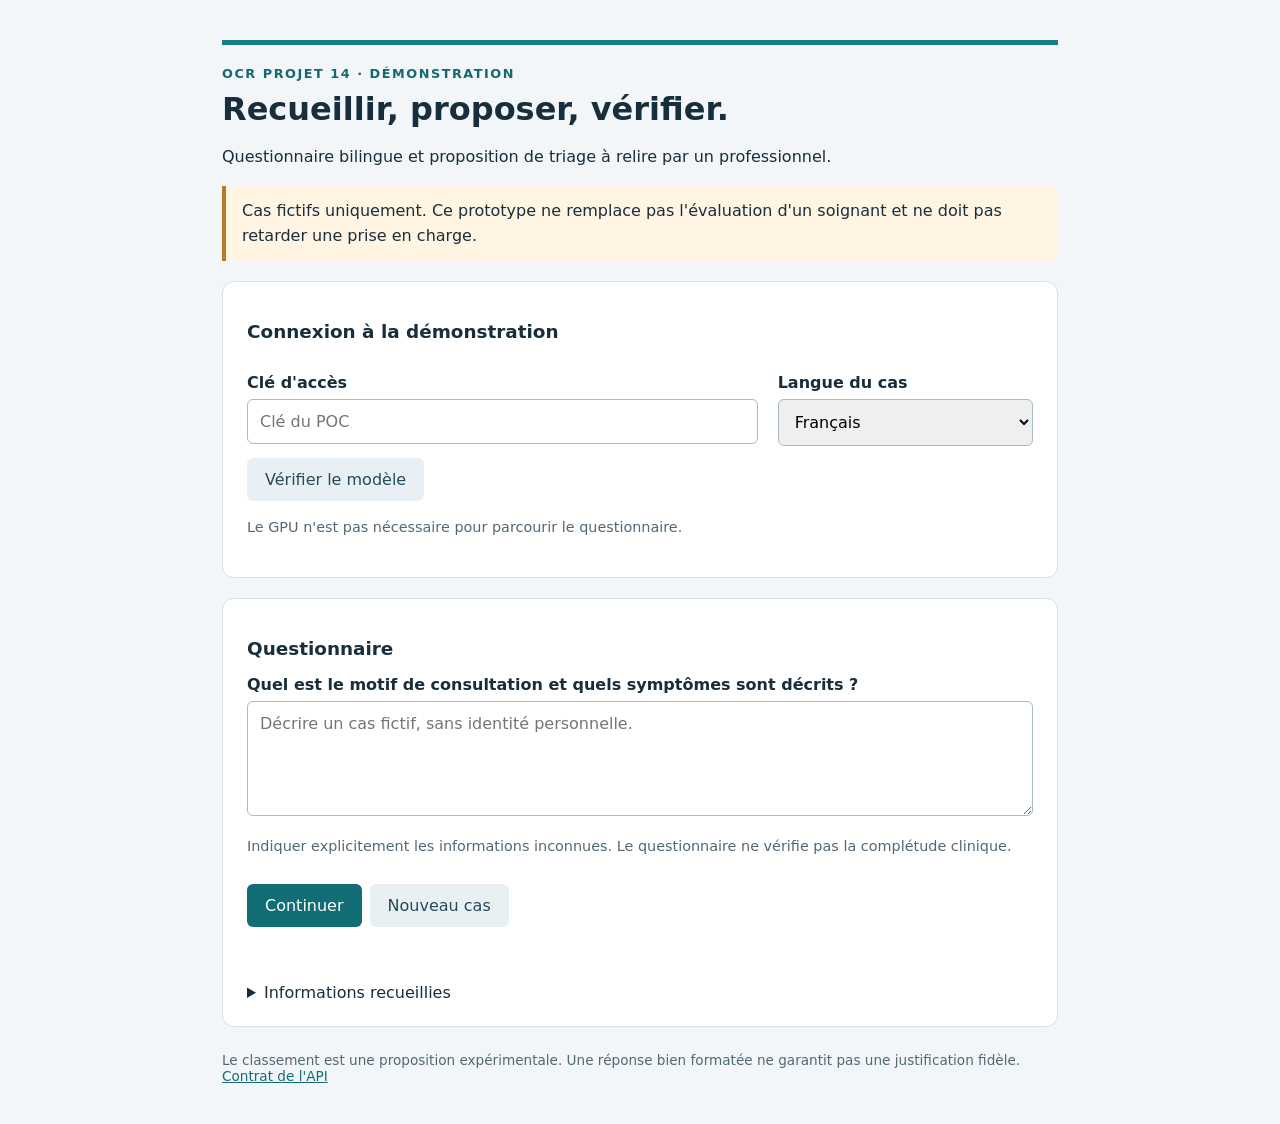
<file: serving/interface.html>
<!doctype html>
<html lang="fr">
<meta charset="utf-8"><meta name="viewport" content="width=device-width,initial-scale=1">
<title>OCR14 · Démonstration du triage</title>
<style>
:root{font:16px system-ui;color:#182e3c;background:#f2f6f8}*{box-sizing:border-box}body{max-width:880px;margin:40px auto;padding:0 22px}header{border-top:5px solid #147d85;padding-top:18px}h1{font-size:2rem;margin:8px 0}h2{font-size:1.15rem}p{line-height:1.6}.badge{color:#16686f;font-size:.8rem;font-weight:700;letter-spacing:.12em}section{background:white;border:1px solid #d7e2e8;border-radius:12px;padding:24px;margin:20px 0}label{display:block;font-weight:600;margin:16px 0 7px}input,select,textarea{font:inherit;width:100%;padding:12px;border:1px solid #a8bac6;border-radius:6px}textarea{min-height:115px;resize:vertical}button{font:inherit;cursor:pointer;border:0;border-radius:6px;background:#136d75;color:white;padding:12px 18px;margin:12px 8px 0 0}button.secondaire{background:#e9f0f3;color:#25495c}button:disabled{opacity:.5;cursor:wait}pre{white-space:pre-wrap;overflow-wrap:anywhere;font:inherit;font-size:.9rem;line-height:1.6;background:#f6f8f9;padding:15px;border-radius:6px}.note{font-size:.9rem;color:#526876}.alerte{padding:12px 16px;background:#fff5e2;border-left:4px solid #b67b21}#etat{min-height:24px;font-weight:600}.ligne{display:grid;grid-template-columns:2fr 1fr;gap:20px}a{color:#136d75}footer{font-size:.85rem;color:#526876;margin:25px 0}@media(max-width:600px){.ligne{grid-template-columns:1fr}body{margin-top:18px}section{padding:18px}}
</style>
<header><span class="badge">OCR PROJET 14 · DÉMONSTRATION</span><h1>Recueillir, proposer, vérifier.</h1><p>Questionnaire bilingue et proposition de triage à relire par un professionnel.</p></header>
<p class="alerte">Cas fictifs uniquement. Ce prototype ne remplace pas l'évaluation d'un soignant et ne doit pas retarder une prise en charge.</p>
<section><h2>Connexion à la démonstration</h2><div class="ligne"><div><label for="cle">Clé d'accès</label><input id="cle" type="password" autocomplete="off" placeholder="Clé du POC"></div><div><label for="langue">Langue du cas</label><select id="langue"><option value="fr">Français</option><option value="en">English</option></select></div></div><button id="verifier" class="secondaire" type="button">Vérifier le modèle</button><p id="connexion" class="note" role="status">Le GPU n'est pas nécessaire pour parcourir le questionnaire.</p></section>
<section><h2>Questionnaire</h2><form id="formulaire"><label id="question" for="reponse">Quel est le motif de consultation et quels symptômes sont décrits ?</label><textarea id="reponse" required maxlength="6000" placeholder="Décrire un cas fictif, sans identité personnelle."></textarea><p class="note">Indiquer explicitement les informations inconnues. Le questionnaire ne vérifie pas la complétude clinique.</p><button id="envoyer" type="submit">Continuer</button><button id="nouveau" class="secondaire" type="button">Nouveau cas</button></form><p id="etat" role="status" aria-live="polite"></p><details><summary>Informations recueillies</summary><pre id="collecte">Aucune information.</pre></details></section>
<section id="resultat" hidden><h2>Résultat à vérifier</h2><p id="decision"></p><pre id="texte"></pre><p id="trace" class="note"></p><button id="audit" class="secondaire">Voir la trace</button><pre id="journal" hidden></pre></section>
<footer>Le classement est une proposition expérimentale. Une réponse bien formatée ne garantit pas une justification fidèle. <a href="/docs">Contrat de l'API</a></footer>
<script>
const $=id=>document.getElementById(id);
let cas, champ, interaction, actif=false;
function nouveau(){cas={langue:$('langue').value,plainte:'',reponses:{}};champ='plainte';interaction=null;$('reponse').value='';$('reponse').disabled=false;$('reponse').maxLength=6000;$('envoyer').disabled=false;$('question').textContent=cas.langue==='fr'?'Quel est le motif de consultation et quels symptômes sont décrits ?':'What is the reason for consultation and which symptoms are described?';$('resultat').hidden=true;$('journal').hidden=true;$('collecte').textContent='Aucune information.';$('etat').textContent='';}
async function appeler(url,body){const r=await fetch(url,{method:body?'POST':'GET',headers:{'Authorization':'Bearer '+$('cle').value,'Content-Type':'application/json'},...(body?{body:JSON.stringify(body)}:{})});const d=await r.json();if(!r.ok&&!d.interaction_id)throw Error(r.status===401?'Clé absente ou incorrecte.':typeof d.detail==='string'?d.detail:'Requête refusée. Vérifier les champs.');return d;}
$('verifier').onclick=async()=>{try{await appeler('/readyz');$('connexion').textContent='Modèle sélectionné disponible.';}catch(e){$('connexion').textContent=e.message;}};
$('nouveau').onclick=()=>{if(!actif)nouveau();};$('langue').onchange=()=>{if(!actif)nouveau();};
$('formulaire').onsubmit=async e=>{e.preventDefault();if(actif)return;actif=true;$('envoyer').disabled=true;$('langue').disabled=true;$('nouveau').disabled=true;const valeur=$('reponse').value.trim();if(champ==='plainte')cas.plainte=valeur;else cas.reponses[champ]=valeur;$('etat').textContent='Traitement en cours…';try{const d=await appeler('/v1/consultations',cas);cas.session_id=d.session_id;interaction=d.interaction_id;$('collecte').textContent=JSON.stringify(cas,null,2);if(d.statut==='a_completer'){champ=d.question.champ;$('question').textContent=d.question.texte;$('reponse').maxLength=2000;$('reponse').value='';$('etat').textContent='Information enregistrée. Question suivante.';}else{$('resultat').hidden=false;$('decision').textContent=d.esi?`Proposition à valider : ESI ${d.esi} · priorité ${d.priorite}`:'Aucune priorité utilisable : revue humaine nécessaire.';$('texte').textContent=d.texte_modele||d.motif;$('trace').textContent=`Interaction ${d.interaction_id} · ${d.latence_ms} ms`;$('reponse').disabled=true;$('etat').textContent='Résultat enregistré. Validation humaine requise.';}}catch(er){$('etat').textContent=er.message;}finally{actif=false;$('envoyer').disabled=$('reponse').disabled;$('langue').disabled=false;$('nouveau').disabled=false;}};
$('audit').onclick=async()=>{try{const d=await appeler('/v1/interactions/'+interaction);$('journal').textContent=JSON.stringify(d,null,2);$('journal').hidden=false;}catch(e){$('etat').textContent=e.message;}};
nouveau();
</script></html>
</file>
